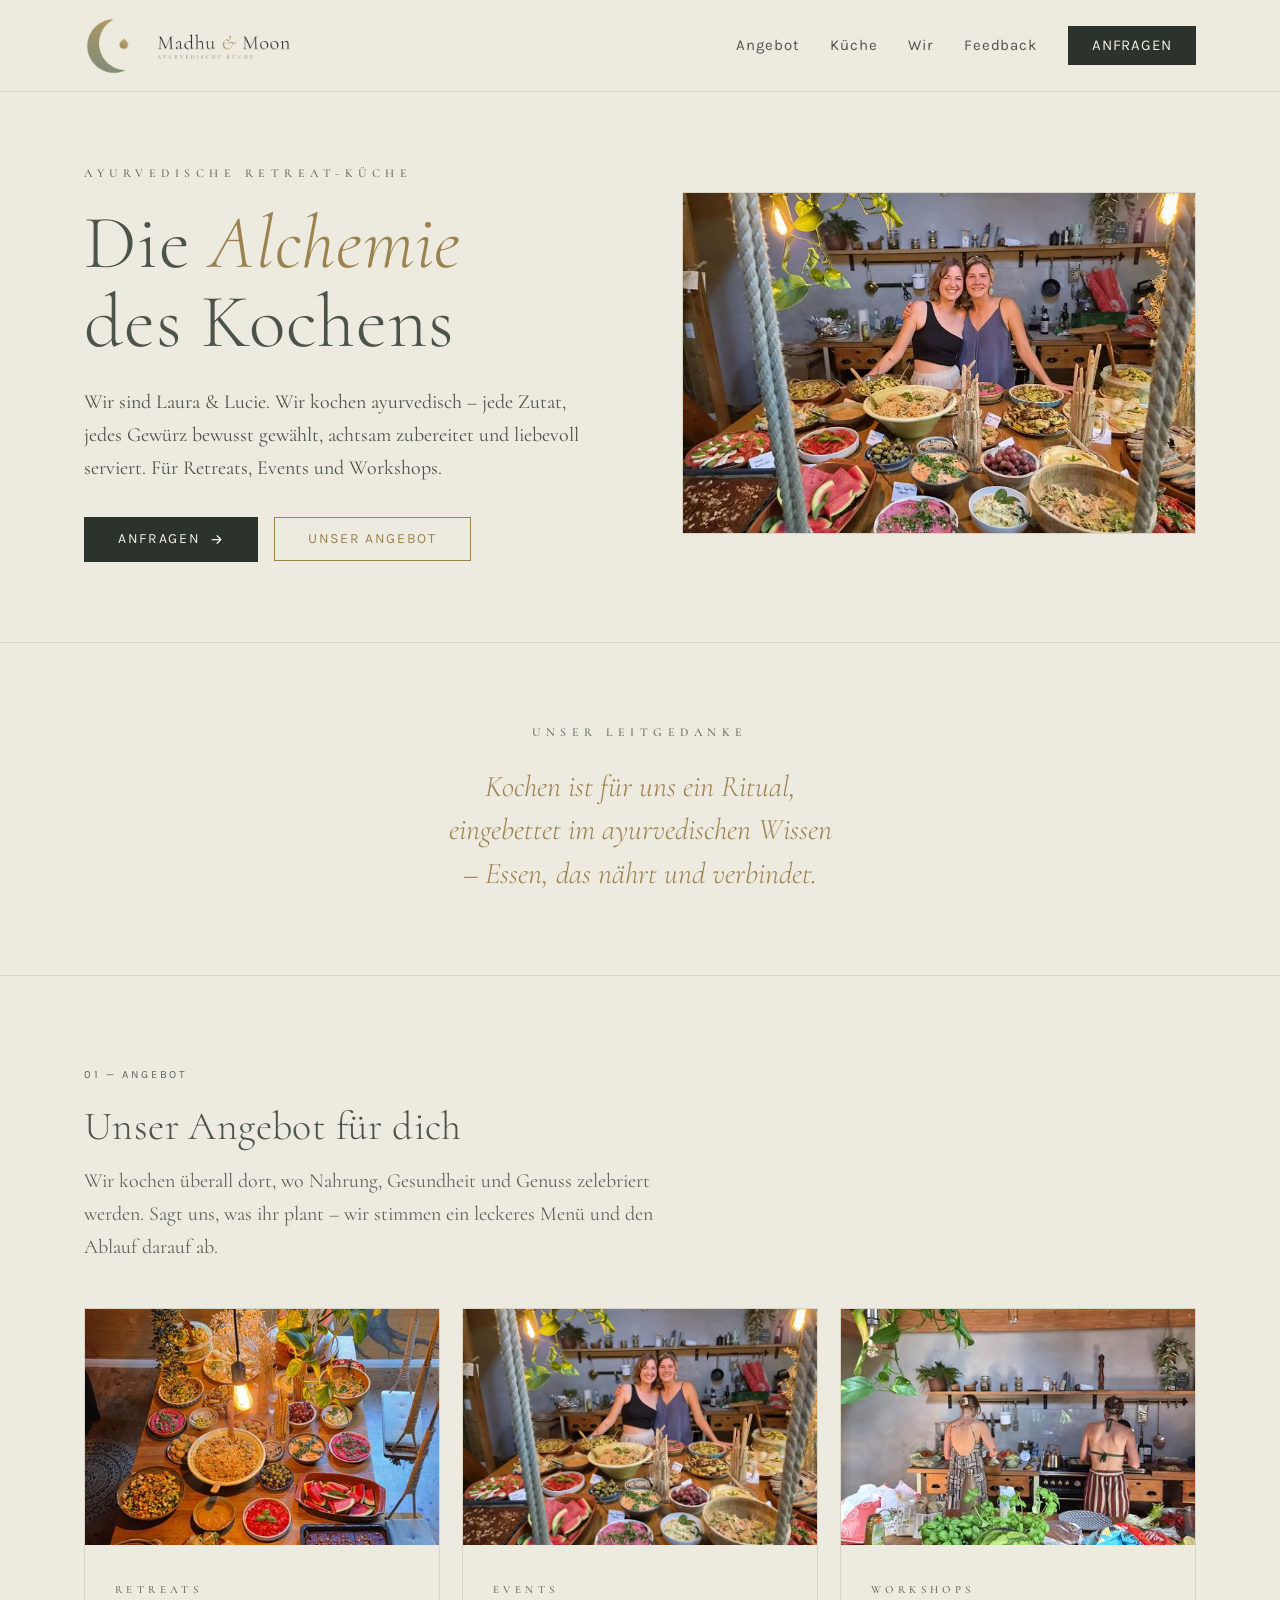
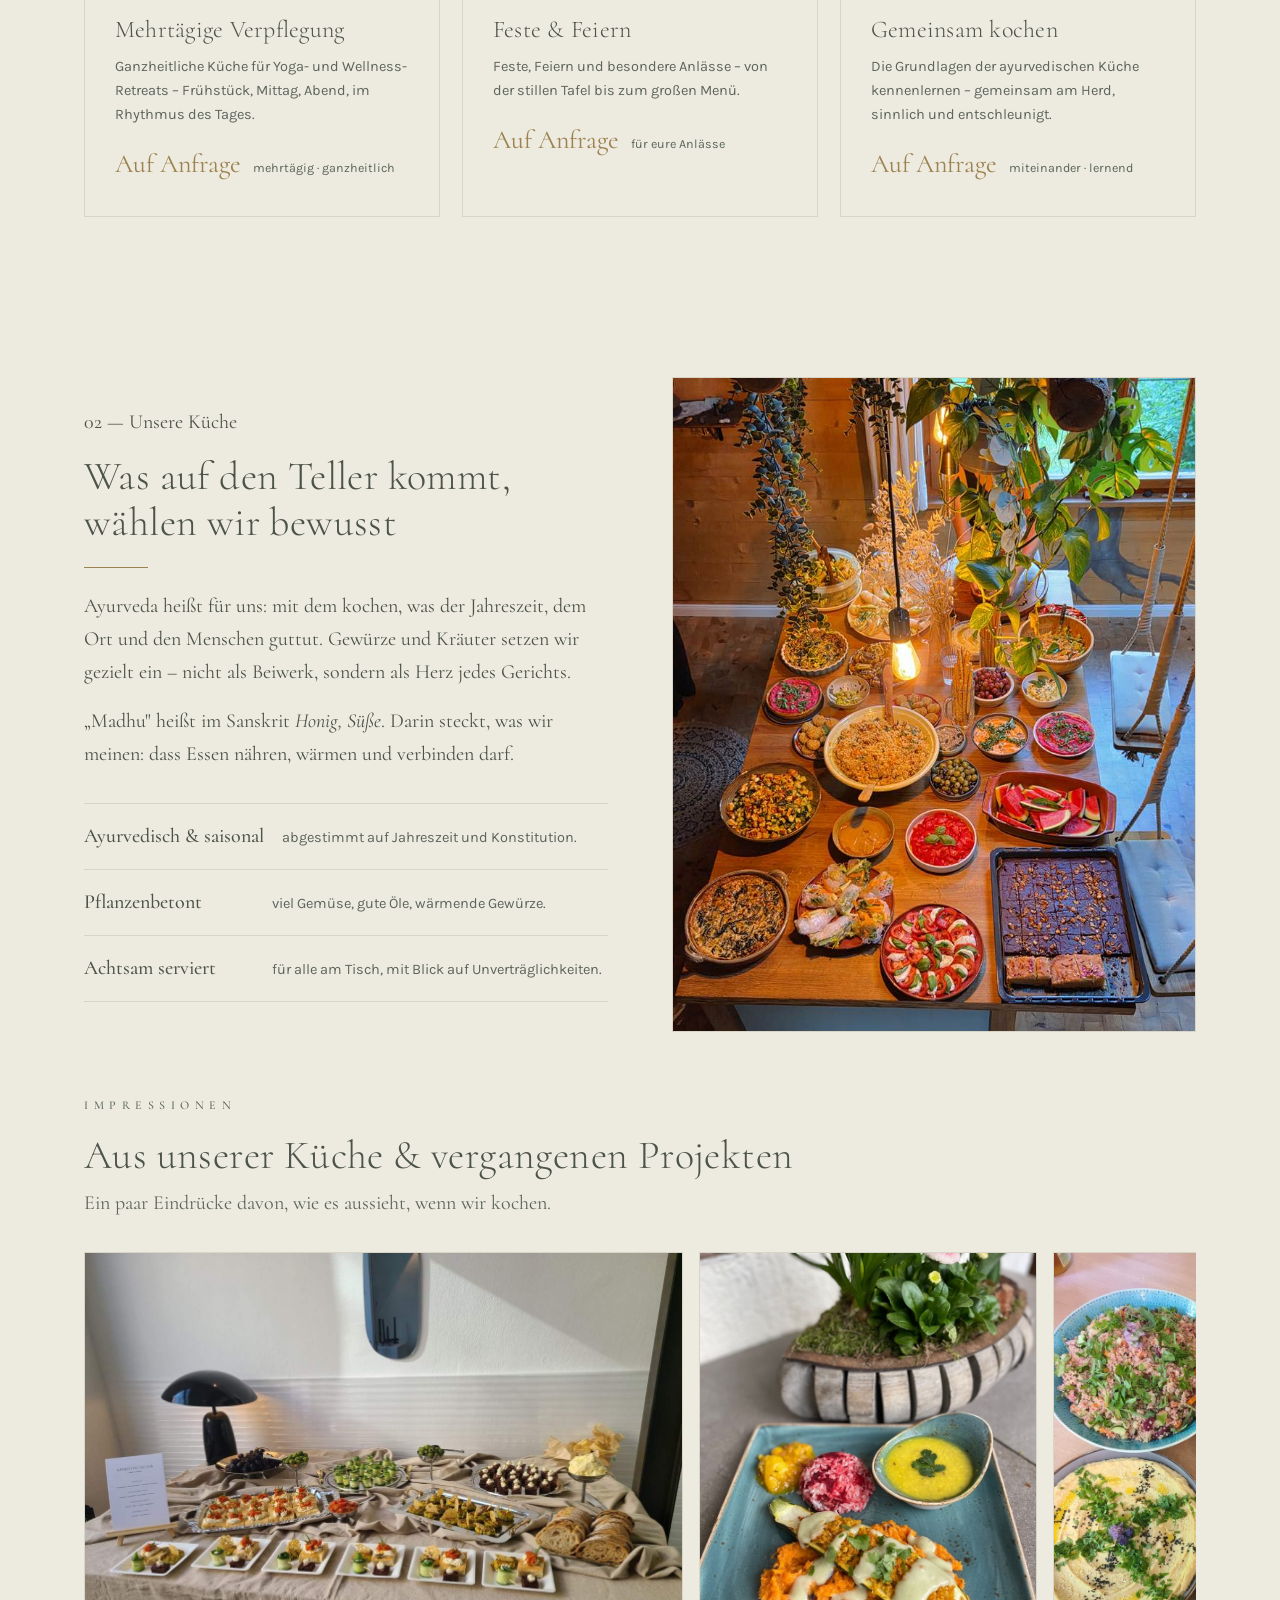
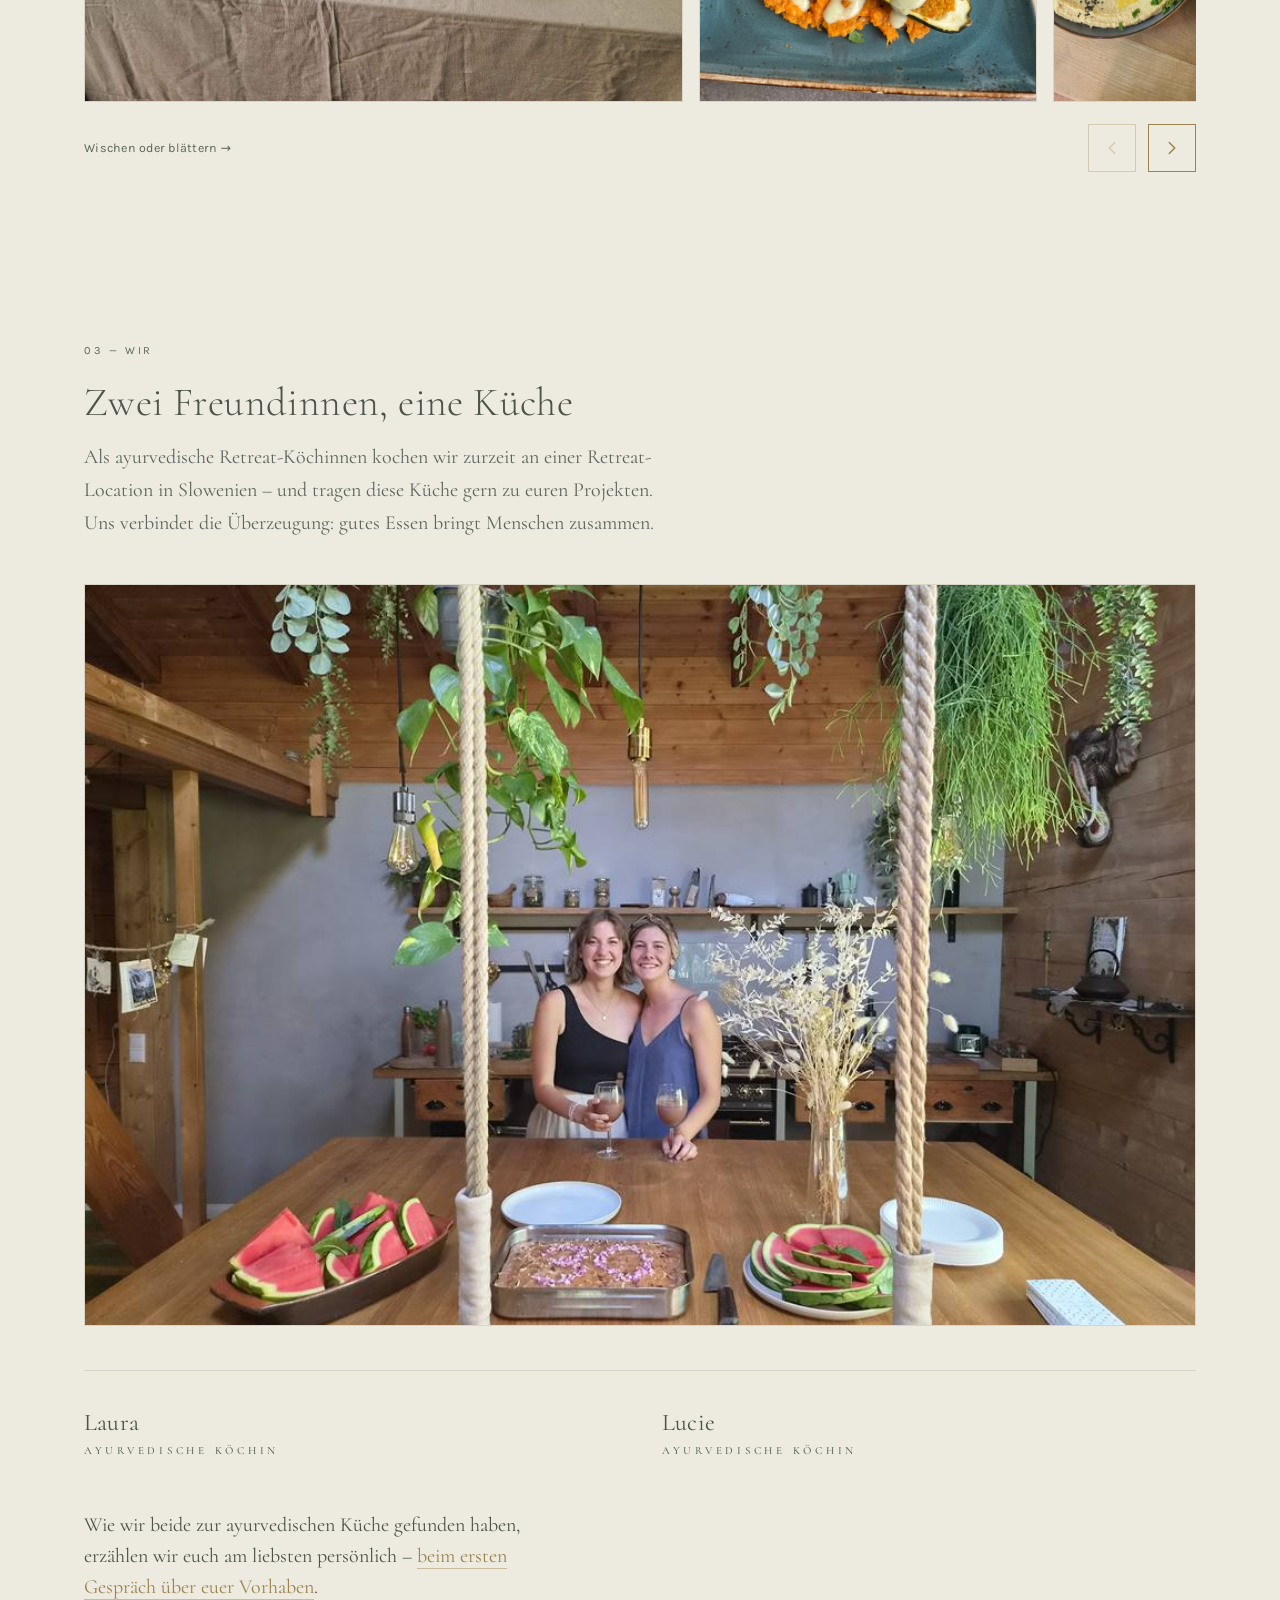
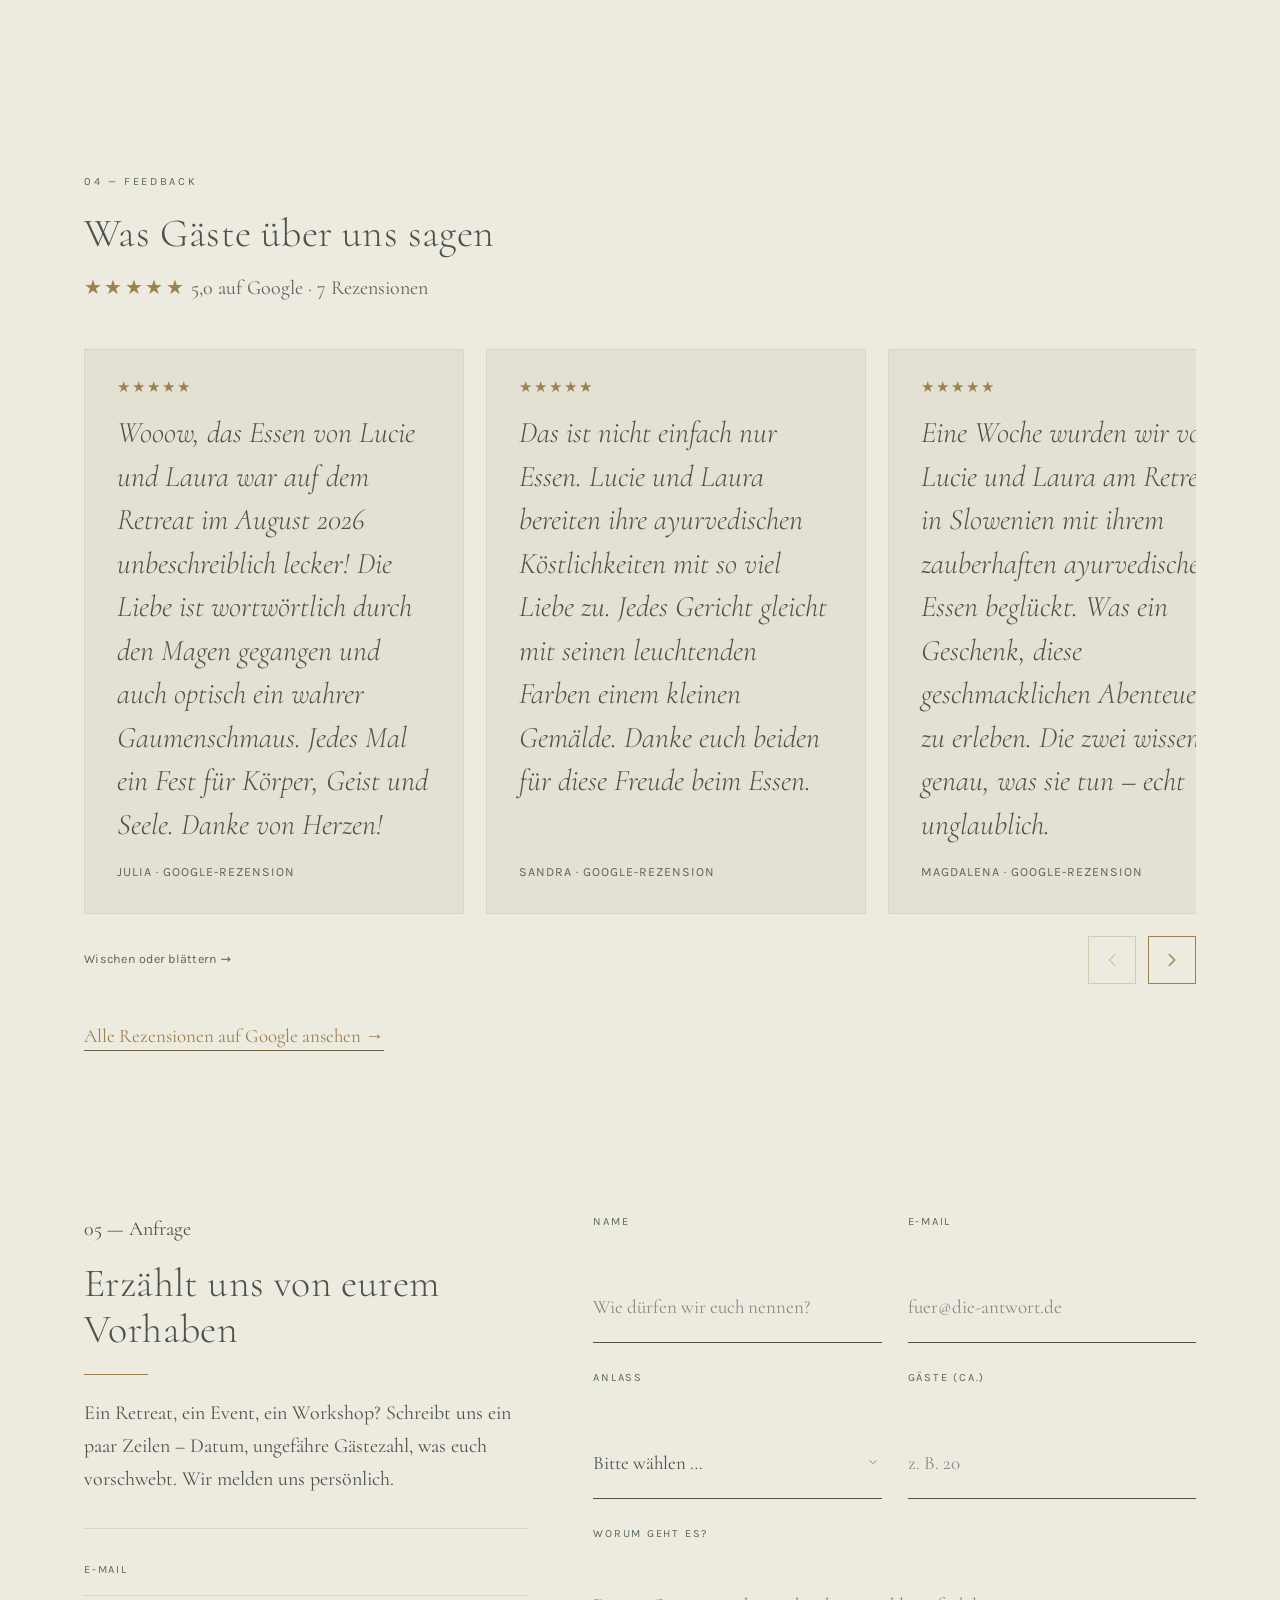
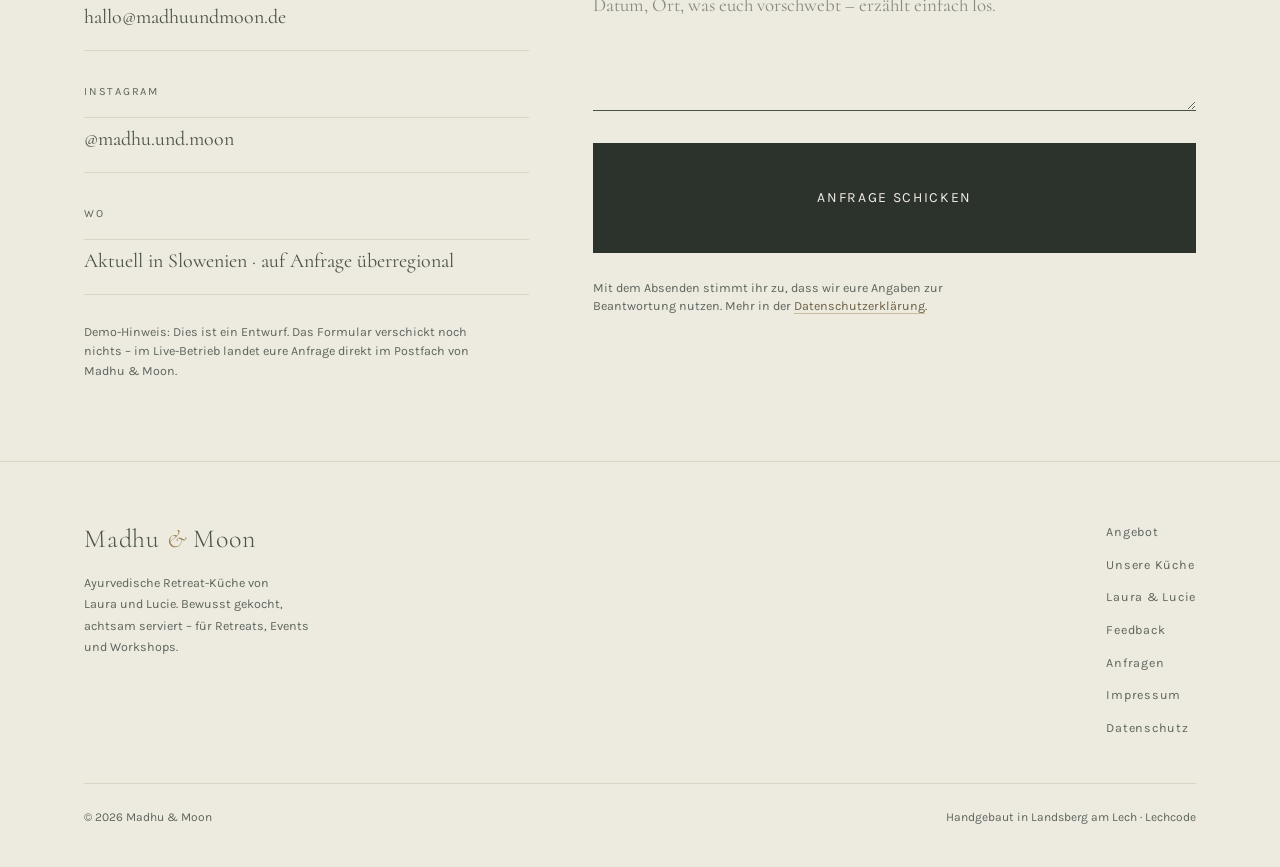
<file: index.html>
<!DOCTYPE html>
<!--
  ╔══════════════════════════════════════════════════════════════════════╗
  ║  MADHU & MOON · Ayurvedische Retreat-Küche · Laura & Lucie             ║
  ║  Design-System „Moos & Messing" (verbindlicher Handoff, Aug 2026),     ║
  ║  umgesetzt als HELLE Creme-Variante (html[data-theme=creme], Wunsch    ║
  ║  31.08.: „hell mit dunkleren Akzenten"): Creme-Fläche, Moos-Text,      ║
  ║  dunkler Moos-CTA, Messing nur als Detail. Cormorant + Karla. Keine    ║
  ║  Radien, keine Schatten; Tiefe über erhabene Flächen + 1-px-Linien.    ║
  ║  Single-File, kein Build. Slider/Karussell transform-basiert.          ║
  ╠══════════════════════════════════════════════════════════════════════╣
  ║  ⚠ DEMO — noindex aktiv. Eigene Fotos (freigegeben). Offen: Kurz-Bios  ║
  ║    + echte E-Mail (s. _projekt/OFFENE-FRAGEN.md). Rechtsseiten =       ║
  ║    Platzhalter. HWG-neutral.                                           ║
  ╚══════════════════════════════════════════════════════════════════════╝
-->
<html lang="de" data-theme="creme">
<head>
  <meta charset="UTF-8" />
  <meta name="viewport" content="width=device-width, initial-scale=1.0" />
  <script>document.documentElement.classList.add('js');if(location.search.indexOf('foto')>-1)document.documentElement.classList.add('foto');</script>
  <!-- ENTFERNEN sobald Impressum+Datenschutz live & freigegeben (auf ALLEN Seiten gleichzeitig) -->
  <meta name="robots" content="noindex, nofollow" />
  <title>Ayurvedische Retreat-Küche | Madhu &amp; Moon</title>
  <meta name="description" content="Madhu & Moon – ayurvedische Retreat-Küche von Laura und Lucie. Achtsam gekochte Menüs für Retreats, Events und Workshops. Jetzt unverbindlich anfragen." />
  <meta property="og:title" content="Madhu &amp; Moon – Ayurvedische Retreat-Küche" />
  <meta property="og:description" content="Die Alchemie des Kochens: bewusst gewählte Zutaten, achtsam serviert. Für Retreats, Events und Workshops." />
  <meta property="og:type" content="website" />
  <meta property="og:locale" content="de_DE" />
  <meta property="og:url" content="https://lechcode.github.io/madhu-und-moon-vorschau/" />
  <meta property="og:image" content="https://lechcode.github.io/madhu-und-moon-vorschau/assets/og.jpg" />
  <meta property="og:image:width" content="1200" />
  <meta property="og:image:height" content="630" />
  <meta name="theme-color" content="#EDEAE0" />
  <link rel="icon" href="assets/favicon-64.png" />
  <link rel="apple-touch-icon" href="assets/monogramm-180.png" />
  <link rel="stylesheet" href="assets/fonts.css">
  <link rel="preload" as="font" type="font/woff2" href="assets/fonts/cormorant-300.woff2" crossorigin>
  <link rel="preload" as="font" type="font/woff2" href="assets/fonts/cormorant-400.woff2" crossorigin>
  <link rel="preload" as="image" href="assets/hero-duo-800.jpg" imagesrcset="assets/hero-duo-800.jpg 800w, assets/hero-duo-1300.jpg 1300w" imagesizes="(max-width:900px) 92vw, 560px" fetchpriority="high">

  <script type="application/ld+json">
  {
    "@context": "https://schema.org",
    "@type": "FoodEstablishment",
    "additionalType": "https://schema.org/CateringBusiness",
    "name": "Madhu & Moon",
    "description": "Ayurvedische Retreat-Küche von Laura und Lucie – achtsam gekochte Menüs für Retreats, Events und Workshops.",
    "url": "https://lechcode.github.io/madhu-und-moon-vorschau/",
    "image": "https://lechcode.github.io/madhu-und-moon-vorschau/assets/og.jpg",
    "servesCuisine": ["Ayurvedisch", "Saisonal", "Pflanzenbetont"],
    "sameAs": ["https://www.instagram.com/madhu.und.moon/"]
  }
  </script>

  <style>
  /* ================================================================
     1 · TOKENS — „Moos & Messing" (Handoff, verbindlich)
     ================================================================ */
  :root{
    --tiefmoos:#1E2320; --erhoben:#2A302A; --creme:#EDEAE0;
    --messing:#C0A87A; --messing-dunkel:#9C824E; --messing-hell:#E6D5AC; --salbei:#7E8C7C;
    --text:#EDEAE0; --text-2:#9AA298; --linie:#333A35;

    --serif:"Cormorant","Cormorant Fallback",Georgia,serif;
    --sans:"Karla","Karla Fallback",system-ui,sans-serif;

    --maxw:1240px; --gutter:22px; --pad-x:clamp(24px,5vw,72px);
    --nav-h:92px;
    --ease:cubic-bezier(.22,.61,.36,1);

    /* Typo-Skala (responsive Annäherung an die Handoff-Werte) */
    --t-h1:clamp(40px, 4.8vw + 20px, 76px);
    --t-h2:clamp(28px, 2vw + 18px, 40px);
    --t-h3:clamp(22px, .5vw + 19px, 24px);
    --t-body:clamp(18px, .5vw + 16px, 20px);
    --t-quote:clamp(22px, 1.4vw + 16px, 30px);
    --label-spacing:.46em;
  }
  /* Creme-Theme (Textseiten): hier nur als Klasse verfügbar, s. Rechtsseiten */
  [data-theme="creme"]{
    --tiefmoos:#EDEAE0; --erhoben:#E4E0D3; --messing:#9C824E;
    --text:#4C5349; --text-2:#5D655C; --linie:#D8D5C7; --salbei:#5A665A;
    /* AA auf Creme (Handoff-Regel: auf Creme dunkler): Sekundärtext #6B7268→#5D655C (5,0:1) und
       Salbei-Labels #7E8C7C→#5A665A (5,0:1, auch auf erhoben ≥4,5). Messing #9C824E bleibt für ≥14px
       (3,05:1, laut Handoff „ab 14px lesbar" — offene Kundenfrage). Für Kleintext/Hover/Meldung: */
    --messing-text:#6B5F42; --messing-hover:#5E4B28;
  }

  /* ================================================================
     2 · RESET & BASIS
     ================================================================ */
  *,*::before,*::after{box-sizing:border-box;margin:0;padding:0}
  html{-webkit-text-size-adjust:100%;scroll-behavior:smooth}
  @media (prefers-reduced-motion:reduce){html{scroll-behavior:auto}}
  body{font-family:var(--serif);font-weight:400;font-size:var(--t-body);line-height:1.65;
    color:var(--text);background:var(--tiefmoos);
    -webkit-font-smoothing:antialiased;text-rendering:optimizeLegibility;overflow-x:clip}
  h1,h2,h3,h4{font-family:var(--serif);color:var(--text);font-weight:300;letter-spacing:.01em}
  img{max-width:100%;display:block}
  a{color:var(--messing);text-decoration:none;border-bottom:1px solid color-mix(in oklab,var(--messing) 45%,transparent);
    transition:color 160ms ease,border-color 160ms ease}
  a:hover{color:var(--messing-hell);border-bottom-color:var(--messing-hell)}
  ::selection{background:var(--messing);color:var(--tiefmoos)}
  :focus-visible{outline:2px solid var(--messing);outline-offset:3px}

  .wrap{width:100%;max-width:var(--maxw);margin-inline:auto;padding-inline:var(--pad-x)}
  section{padding-block:clamp(56px,8vw,80px)}
  .measure{max-width:58ch}

  /* Typo-Rollen */
  .display,h1{font-size:var(--t-h1);line-height:1.04;letter-spacing:.01em}
  h2{font-size:var(--t-h2);line-height:1.15}
  h3{font-size:var(--t-h3);line-height:1.3;font-weight:500}
  p{max-width:58ch;text-wrap:pretty}
  em{font-style:italic}
  .amp{font-style:italic;color:var(--messing)}
  .label{font-family:var(--serif);font-weight:500;font-size:12px;letter-spacing:var(--label-spacing);
    text-transform:uppercase;color:var(--salbei);display:block}
  .lead{font-size:var(--t-body);color:var(--text);max-width:52ch}
  .quote{font-family:var(--serif);font-weight:300;font-style:italic;font-size:var(--t-quote);
    line-height:1.45;color:var(--messing);max-width:44ch}

  /* Sektionskopf */
  .sec-head{max-width:60ch}
  .sec-head .num{font-family:var(--sans);font-weight:400;font-size:11px;letter-spacing:.24em;text-transform:uppercase;color:var(--salbei)}
  .sec-head h2{margin-top:14px}
  .sec-head p{margin-top:16px;color:var(--text-2)}
  .rule{width:64px;height:1px;background:var(--messing);border:0;margin:22px 0}

  /* ================================================================
     3 · BUTTONS & LINKS (Handoff-Komponenten)
     ================================================================ */
  .btn{display:inline-flex;align-items:center;gap:.6em;font-family:var(--sans);font-weight:400;
    font-size:14px;letter-spacing:.12em;text-transform:uppercase;padding:15px 34px;border:0;
    background:var(--messing);color:#1E2320;cursor:pointer;border-radius:0;line-height:1;
    transition:background-color 160ms ease,color 160ms ease}
  .btn:hover{background:var(--messing-hell);color:#1E2320}
  .btn-ghost{background:transparent;color:var(--messing);border:1px solid var(--messing);padding:14px 33px}
  .btn-ghost:hover{background:var(--messing);color:#1E2320}
  .btn svg{width:15px;height:15px}
  .cta-row{display:flex;flex-wrap:wrap;gap:16px;align-items:center;margin-top:32px}
  .tlink{font-family:var(--serif);font-size:19px;color:var(--messing);border-bottom:1px solid #6B5F42;padding-bottom:3px}
  /* Helle (Creme) Variante: dunkler CTA + Messing-Details, „hell mit dunkleren Akzenten" */
  [data-theme="creme"] .btn{background:#2C332C;color:#F2EFE6}
  [data-theme="creme"] .btn:hover{background:#1E2320;color:#F2EFE6}
  [data-theme="creme"] .nav-links .btn:hover{color:#F2EFE6}
  [data-theme="creme"] .btn-ghost{background:transparent;color:var(--messing);border-color:var(--messing)}
  [data-theme="creme"] .btn-ghost:hover{background:#2C332C;color:#F2EFE6;border-color:#2C332C}
  [data-theme="creme"] ::selection{background:var(--messing);color:#F2EFE6}
  [data-theme="creme"] form .btn{color:#F2EFE6}
  /* Hover war Messing-hell (1,2:1 auf Creme = unsichtbar) → dunkler; Formular-Meldung war ebenfalls Messing-hell */
  [data-theme="creme"] a:hover{color:var(--messing-hover);border-bottom-color:var(--messing-hover)}
  [data-theme="creme"] .privacy-line a{color:var(--messing-text)}
  [data-theme="creme"] .form-msg{color:var(--text);border-color:var(--messing)}

  /* ================================================================
     4 · NAV
     ================================================================ */
  .nav{position:fixed;inset:0 0 auto 0;height:var(--nav-h);z-index:100;background:var(--tiefmoos);
    border-bottom:1px solid var(--linie);transition:box-shadow .3s var(--ease)}
  .nav .wrap{height:100%;display:flex;align-items:center;justify-content:space-between;gap:22px}
  .brand{display:flex;align-items:center;line-height:0;border:0}
  .brand img{height:60px;width:auto;display:block}
  .nav-links{display:flex;align-items:center;gap:clamp(20px,2.4vw,36px)}
  .nav-links a{font-family:var(--sans);font-weight:400;font-size:15px;letter-spacing:.06em;color:var(--text);border:0}
  .nav-links a:hover{color:var(--messing)}
  .nav-links .btn{padding:12px 24px}
  .nav-links .btn:hover{color:#1E2320}
  .burger{display:none;background:none;border:0;cursor:pointer;width:46px;height:46px;color:var(--text);align-items:center;justify-content:center}
  .burger svg{width:26px;height:26px}
  @media (max-width:860px){
    :root{--nav-h:74px}
    .nav-links{display:none}
    .burger{display:flex}
    .brand img{height:46px}
  }
  .m-menu{position:fixed;inset:0;z-index:99;background:var(--tiefmoos);display:flex;flex-direction:column;
    justify-content:center;gap:6px;padding:var(--pad-x);opacity:0;visibility:hidden;transition:opacity .3s var(--ease),visibility .3s}
  .m-menu.open{opacity:1;visibility:visible}
  .m-menu a{font-family:var(--serif);font-weight:300;font-size:34px;color:var(--text);padding:.2em 0;border-bottom:1px solid var(--linie)}
  .m-menu a .amp{color:var(--messing)}
  .m-menu .btn{margin-top:24px;justify-content:center;align-self:flex-start;font-family:var(--sans);font-weight:400;font-size:14px;letter-spacing:.12em;padding:15px 34px;border:0}
  .m-close{position:absolute;top:18px;right:var(--pad-x);background:none;border:0;cursor:pointer;color:var(--text);width:46px;height:46px}
  .m-close svg{width:28px;height:28px}

  /* ================================================================
     5 · HERO — Split (Text links, Foto rechts)
     ================================================================ */
  .hero{padding-top:calc(var(--nav-h) + clamp(40px,6vw,72px));padding-bottom:clamp(56px,8vw,80px)}
  .hero-grid{display:grid;grid-template-columns:1.02fr .98fr;gap:clamp(32px,5vw,64px);align-items:center}
  .hero h1{margin-top:20px;max-width:12ch}
  .hero h1 em{color:var(--messing)}
  .hero .lead{margin-top:24px}
  .hero-figure{border:1px solid var(--linie);background:var(--erhoben);aspect-ratio:3/2;overflow:hidden}
  .hero-figure img{width:100%;height:100%;object-fit:cover;display:block}
  @media (max-width:860px){
    .hero-grid{grid-template-columns:1fr;gap:32px}
    .hero-figure{order:2}
  }

  /* ================================================================
     6 · LEITGEDANKE (Zitat-Band)
     ================================================================ */
  .ethos{text-align:center;border-block:1px solid var(--linie)}
  .ethos .label{margin-bottom:22px}
  .ethos .quote{margin-inline:auto;max-width:30ch}

  /* ================================================================
     7 · ANGEBOT (Karten)
     ================================================================ */
  .cards{display:flex;flex-wrap:wrap;gap:22px;margin-top:44px}
  .card{flex:1 1 320px;border:1px solid var(--linie);display:flex;flex-direction:column;background:var(--tiefmoos)}
  .card-img{aspect-ratio:3/2;background:var(--erhoben);overflow:hidden}
  .card-img img{width:100%;height:100%;object-fit:cover}
  .card-body{padding:26px 30px 30px}
  .card .cat{font-family:var(--serif);font-weight:500;font-size:11px;letter-spacing:.4em;text-transform:uppercase;color:var(--salbei)}
  .card h3{font-weight:300;font-size:clamp(26px,2vw+16px,30px);line-height:1.2;color:var(--text);margin:12px 0 10px}
  .card p{font-family:var(--sans);font-size:14.5px;line-height:1.65;color:var(--text-2);margin-bottom:16px}
  .card .price{display:flex;align-items:baseline;gap:12px;margin-top:auto}
  .card .price .p{font-family:var(--serif);font-size:26px;color:var(--messing)}
  .card .price .z{font-family:var(--sans);font-size:12.5px;color:var(--salbei)}

  /* ================================================================
     8 · SPLIT (Küche) + Prinzipien
     ================================================================ */
  .split{display:grid;grid-template-columns:1fr 1fr;gap:clamp(32px,5vw,64px);align-items:center}
  .split .rule{margin:22px 0}
  .split p+p{margin-top:16px}
  .principles{list-style:none;margin-top:32px;border-top:1px solid var(--linie)}
  .principles li{padding:16px 0;border-bottom:1px solid var(--linie);display:flex;gap:18px;align-items:baseline}
  .principles .k{color:var(--text);font-weight:500;white-space:nowrap;min-width:8.5em}
  .principles .v{color:var(--text-2);font-family:var(--sans);font-size:14.5px;line-height:1.6}
  .media{border:1px solid var(--linie);background:var(--erhoben);aspect-ratio:4/5;overflow:hidden}
  .media img{width:100%;height:100%;object-fit:cover}
  @media (max-width:860px){.split{grid-template-columns:1fr}.split .media{order:-1}}

  /* ================================================================
     9 · IMPRESSIONEN-SLIDER
     ================================================================ */
  .impressions{margin-top:64px}
  .impressions .label{margin-bottom:14px}
  .impressions h3{font-weight:300;font-size:var(--t-h2);margin-bottom:6px}
  .impressions .cap{color:var(--text-2)}
  .slider{position:relative;overflow:hidden;margin-top:32px}
  .slider-track{display:flex;gap:16px;transition:transform .45s var(--ease);will-change:transform}
  .slide{flex:0 0 auto;height:clamp(300px,50vh,480px);border:1px solid var(--linie);background:var(--erhoben);overflow:hidden}
  .slide img{height:100%;width:auto;max-width:none;display:block;object-fit:cover}
  @media (prefers-reduced-motion:reduce){.slider-track{transition:none}}

  /* eckige Nav-Buttons (kein Radius) für Slider & Karussell */
  .snav{display:flex;gap:12px;align-items:center;margin-top:22px}
  .shint{margin-right:auto;font-family:var(--sans);font-size:12.5px;letter-spacing:.02em;color:var(--text-2)}
  .sbtn{width:48px;height:48px;border:1px solid var(--messing);background:transparent;color:var(--messing);
    cursor:pointer;display:flex;align-items:center;justify-content:center;border-radius:0;
    transition:background-color 160ms ease,color 160ms ease,opacity 160ms ease}
  .sbtn:hover{background:var(--messing);color:#1E2320}
  .sbtn:disabled{opacity:.3;cursor:default}
  .sbtn svg{width:22px;height:22px}

  /* ================================================================
     10 · ÜBER UNS
     ================================================================ */
  .about-photo{border:1px solid var(--linie);background:var(--erhoben);aspect-ratio:3/2;overflow:hidden;margin-top:44px}
  .about-photo img{width:100%;height:100%;object-fit:cover}
  .bios{display:grid;grid-template-columns:1fr 1fr;gap:44px;margin-top:44px;border-top:1px solid var(--linie);padding-top:36px}
  .bios h3{font-weight:400;margin-bottom:4px}
  .bios .role{font-family:var(--serif);font-weight:500;font-size:11px;letter-spacing:.34em;text-transform:uppercase;color:var(--salbei);display:block;margin-bottom:14px}
  .bios p{font-family:var(--sans);font-size:14.5px;line-height:1.65;color:var(--text-2)}
  .bios .bios-note{grid-column:1/-1;font-family:var(--serif);font-size:var(--t-body);line-height:1.55;color:var(--text);max-width:48ch;margin-top:-8px}
  @media (max-width:680px){.bios{grid-template-columns:1fr;gap:28px}}

  /* ================================================================
     11 · FEEDBACK (Karussell)
     ================================================================ */
  .rating{margin-top:16px;font-size:var(--t-body);color:var(--text)}
  .rating .st{color:var(--messing);letter-spacing:.12em}
  .q-slider{position:relative;overflow:hidden;margin-top:44px}
  .q-track{display:flex;gap:22px;transition:transform .45s var(--ease);will-change:transform;align-items:stretch}
  .qcard{flex:0 0 auto;width:min(380px,82vw);border:1px solid var(--linie);background:var(--erhoben);
    padding:30px 32px;display:flex;flex-direction:column;gap:16px}
  .qcard .stars{color:var(--messing);letter-spacing:.14em;font-size:15px;line-height:1}
  .qcard p{font-family:var(--serif);font-weight:300;font-style:italic;font-size:var(--t-quote);line-height:1.45;color:var(--text)}
  .qcard .who{margin-top:auto;font-family:var(--sans);font-size:12.5px;letter-spacing:.08em;text-transform:uppercase;color:var(--text-2)}
  .grev{margin-top:36px}

  /* ================================================================
     12 · KONTAKT (Formular)
     ================================================================ */
  .contact-grid{display:grid;grid-template-columns:.85fr 1.15fr;gap:clamp(32px,5vw,64px)}
  .contact .info{margin-top:32px;border-top:1px solid var(--linie)}
  .contact .info a,.contact .info span{display:block;padding:16px 0;border-bottom:1px solid var(--linie);color:var(--text);border-left:0;border-right:0;border-top:0}
  .contact .info a:hover{color:var(--messing)}
  .contact .info .l{font-family:var(--sans);font-size:11px;letter-spacing:.16em;text-transform:uppercase;color:var(--salbei);display:block;margin-bottom:5px}
  .demo-note{margin-top:28px;font-family:var(--sans);font-size:12.5px;line-height:1.55;color:var(--text-2)}
  form{display:grid;gap:26px}
  .field{display:grid;gap:7px}
  .field label{font-family:var(--sans);font-weight:400;font-size:11px;letter-spacing:.16em;text-transform:uppercase;color:var(--salbei)}
  input,select,textarea{font-family:var(--serif);font-size:19px;color:var(--text);background:transparent;
    border:0;border-bottom:1px solid #4A5148;padding:8px 0;width:100%;transition:border-color 160ms ease}
  input::placeholder,textarea::placeholder{color:var(--text-2);opacity:.7}
  input:focus,select:focus,textarea:focus{outline:none;border-bottom-color:var(--messing)}
  textarea{resize:vertical;min-height:96px;line-height:1.5}
  select{appearance:none;background-image:url("data:image/svg+xml,%3Csvg xmlns='http://www.w3.org/2000/svg' width='14' height='14' viewBox='0 0 24 24' fill='none' stroke='%239C824E' stroke-width='1.6'%3E%3Cpath d='M6 9l6 6 6-6'/%3E%3C/svg%3E");background-repeat:no-repeat;background-position:right 2px center}
  .row2{display:grid;grid-template-columns:1fr 1fr;gap:26px}
  .hp{position:absolute;left:-9999px}
  form .btn{justify-content:center;margin-top:6px}
  .form-msg{font-family:var(--sans);font-size:14px;padding:14px 16px;border:1px solid var(--messing);color:var(--messing-hell);display:none}
  .form-msg.show{display:block}
  .privacy-line{font-family:var(--sans);font-size:12.5px;line-height:1.5;color:var(--text-2)}
  @media (max-width:860px){.contact-grid{grid-template-columns:1fr}}
  @media (max-width:520px){.row2{grid-template-columns:1fr}}

  /* ================================================================
     13 · FOOTER
     ================================================================ */
  .footer{border-top:1px solid var(--linie);padding-block:56px 40px}
  .footer-top{display:flex;flex-wrap:wrap;justify-content:space-between;gap:40px;align-items:flex-start}
  .footer .brand-t{font-family:var(--serif);font-weight:300;font-size:26px;letter-spacing:.03em;color:var(--text)}
  .footer .brand-t .amp{color:var(--messing)}
  .footer p{font-family:var(--sans);font-size:12.5px;line-height:1.7;color:var(--text-2);max-width:34ch;margin-top:12px}
  .footer nav{display:grid;gap:4px}
  .footer nav a{font-family:var(--sans);font-size:12.5px;letter-spacing:.06em;color:var(--text-2);border:0;padding:4px 0}
  @media (max-width:860px){.footer nav{gap:0}.footer nav a{min-height:44px;display:flex;align-items:center}}
  .footer nav a:hover{color:var(--messing)}
  .footer-bottom{border-top:1px solid var(--linie);margin-top:40px;padding-top:24px;
    display:flex;flex-wrap:wrap;justify-content:space-between;gap:16px;font-family:var(--sans);font-size:12px;color:var(--text-2)}

  /* ================================================================
     14 · MOTION — Fade-in + 12px, einmalig, reduced-motion-safe
     ================================================================ */
  .js .reveal{opacity:0;transform:translateY(12px);transition:opacity 500ms ease-out,transform 500ms ease-out}
  .js .reveal.in{opacity:1;transform:none}
  .foto .reveal{opacity:1!important;transform:none!important}
  @media (prefers-reduced-motion:reduce){.js .reveal{opacity:1!important;transform:none!important;transition:none!important}}

  @media (max-width:520px){:root{--label-spacing:.32em}}

  @media print{
    .nav,.burger,.m-menu,.cta-row,form,.demo-note,.slider,.q-slider,.snav,.grev{display:none!important}
    *{background:#fff!important;color:#000!important}
    section{padding-block:16pt;break-inside:avoid}
  }
  </style>
</head>
<body>
  <a class="tlink" href="#main" style="position:absolute;left:16px;top:-60px;z-index:200;transition:top .2s" onfocus="this.style.top='14px'" onblur="this.style.top='-60px'">Zum Inhalt springen</a>

  <!-- ============================ NAV ============================ -->
  <header class="nav" id="nav">
    <div class="wrap">
      <a class="brand" href="#top" aria-label="Madhu &amp; Moon – Startseite"><img src="assets/nav-logo.png" width="1000" height="287" alt="Madhu &amp; Moon – Ayurvedische Küche"></a>
      <nav class="nav-links" aria-label="Hauptnavigation">
        <a href="#angebot">Angebot</a>
        <a href="#kueche">Küche</a>
        <a href="#ueber">Wir</a>
        <a href="#feedback">Feedback</a>
        <a href="#kontakt" class="btn">Anfragen</a>
      </nav>
      <button class="burger" id="burger" aria-label="Menü öffnen" aria-expanded="false" aria-controls="m-menu">
        <svg viewBox="0 0 24 24" fill="none" stroke="currentColor" stroke-width="1.5" stroke-linecap="round"><path d="M3 6h18M3 12h18M3 18h18"/></svg>
      </button>
    </div>
  </header>
  <div class="m-menu" id="m-menu" role="dialog" aria-modal="true" aria-label="Menü">
    <button class="m-close" id="m-close" aria-label="Menü schließen"><svg viewBox="0 0 24 24" fill="none" stroke="currentColor" stroke-width="1.5" stroke-linecap="round"><path d="M6 6l12 12M18 6L6 18"/></svg></button>
    <a href="#angebot">Angebot</a>
    <a href="#kueche">Unsere Küche</a>
    <a href="#ueber">Laura <span class="amp">&amp;</span> Lucie</a>
    <a href="#feedback">Feedback</a>
    <a href="#kontakt" class="btn">Anfragen</a>
  </div>

  <main id="main">
    <span id="top"></span>

    <!-- ============================ HERO ============================ -->
    <section class="hero">
      <div class="wrap">
        <div class="hero-grid">
          <div class="hero-copy reveal">
            <span class="label">Ayurvedische Retreat-Küche</span>
            <h1>Die <em>Alchemie</em> des Kochens</h1>
            <p class="lead">Wir sind Laura &amp; Lucie. Wir kochen ayurvedisch – jede Zutat, jedes Gewürz bewusst gewählt, achtsam zubereitet und liebevoll serviert. Für Retreats, Events und Workshops.</p>
            <div class="cta-row">
              <a href="#kontakt" class="btn">Anfragen
                <svg viewBox="0 0 24 24" fill="none" stroke="currentColor" stroke-width="2" stroke-linecap="round" stroke-linejoin="round"><path d="M5 12h14M13 6l6 6-6 6"/></svg>
              </a>
              <a href="#angebot" class="btn btn-ghost">Unser Angebot</a>
            </div>
          </div>
          <figure class="hero-figure reveal">
            <img src="assets/hero-duo-800.jpg" srcset="assets/hero-duo-800.jpg 800w, assets/hero-duo-1300.jpg 1300w"
                 sizes="(max-width:860px) 92vw, 560px" width="1300" height="867" fetchpriority="high" decoding="async"
                 alt="Laura und Lucie vor einer üppig gedeckten Tafel mit vielen ayurvedischen Gerichten">
          </figure>
        </div>
      </div>
    </section>

    <!-- ============================ LEITGEDANKE ============================ -->
    <section class="ethos">
      <div class="wrap">
        <span class="label">Unser Leitgedanke</span>
        <p class="quote">Kochen ist für uns ein Ritual, eingebettet im ayurvedischen Wissen – Essen, das nährt und verbindet.</p>
      </div>
    </section>

    <!-- ============================ ANGEBOT ============================ -->
    <section id="angebot">
      <div class="wrap">
        <div class="sec-head reveal">
          <span class="num">01 — Angebot</span>
          <h2>Unser Angebot für dich</h2>
          <p>Wir kochen überall dort, wo Nahrung, Gesundheit und Genuss zelebriert werden. Sagt uns, was ihr plant – wir stimmen ein leckeres Menü und den Ablauf darauf ab.</p>
        </div>
        <div class="cards reveal">
          <article class="card">
            <div class="card-img"><img src="assets/g-buffet.jpg" width="480" height="640" loading="lazy" decoding="async" alt="Ayurvedisches Buffet mit vielen Schüsseln"></div>
            <div class="card-body">
              <span class="cat">Retreats</span>
              <h3>Mehrtägige Verpflegung</h3>
              <p>Ganzheitliche Küche für Yoga- und Wellness-Retreats – Frühstück, Mittag, Abend, im Rhythmus des Tages.</p>
              <div class="price"><span class="p">Auf Anfrage</span><span class="z">mehrtägig · ganzheitlich</span></div>
            </div>
          </article>
          <article class="card">
            <div class="card-img"><img src="assets/g-duo-spread.jpg" width="760" height="570" loading="lazy" decoding="async" alt="Üppig gedeckte Tafel voller Speisen"></div>
            <div class="card-body">
              <span class="cat">Events</span>
              <h3>Feste &amp; Feiern</h3>
              <p>Feste, Feiern und besondere Anlässe – von der stillen Tafel bis zum großen Menü.</p>
              <div class="price"><span class="p">Auf Anfrage</span><span class="z">für eure Anlässe</span></div>
            </div>
          </article>
          <article class="card">
            <div class="card-img"><img src="assets/g-kochen.jpg" width="480" height="640" loading="lazy" decoding="async" alt="Die beiden beim Kochen in der offenen Küche"></div>
            <div class="card-body">
              <span class="cat">Workshops</span>
              <h3>Gemeinsam kochen</h3>
              <p>Die Grundlagen der ayurvedischen Küche kennenlernen – gemeinsam am Herd, sinnlich und entschleunigt.</p>
              <div class="price"><span class="p">Auf Anfrage</span><span class="z">miteinander · lernend</span></div>
            </div>
          </article>
        </div>
      </div>
    </section>

    <!-- ============================ KÜCHE ============================ -->
    <section id="kueche">
      <div class="wrap">
        <div class="split">
          <div class="reveal">
            <span class="num">02 — Unsere Küche</span>
            <h2 style="margin-top:14px">Was auf den Teller kommt, wählen wir bewusst</h2>
            <hr class="rule">
            <p>Ayurveda heißt für uns: mit dem kochen, was der Jahreszeit, dem Ort und den Menschen guttut. Gewürze und Kräuter setzen wir gezielt ein – nicht als Beiwerk, sondern als Herz jedes Gerichts.</p>
            <p>„Madhu" heißt im Sanskrit <em>Honig, Süße</em>. Darin steckt, was wir meinen: dass Essen nähren, wärmen und verbinden darf.</p>
            <ul class="principles">
              <li><span class="k">Ayurvedisch &amp; saisonal</span><span class="v">abgestimmt auf Jahreszeit und Konstitution.</span></li>
              <li><span class="k">Pflanzenbetont</span><span class="v">viel Gemüse, gute Öle, wärmende Gewürze.</span></li>
              <li><span class="k">Achtsam serviert</span><span class="v">für alle am Tisch, mit Blick auf Unverträglichkeiten.</span></li>
            </ul>
          </div>
          <figure class="media reveal">
            <img src="assets/kueche-720.jpg" width="720" height="900" loading="lazy" decoding="async" alt="Reich gedeckte Tafel mit vielen Schüsseln, von oben">
          </figure>
        </div>

        <div class="impressions reveal">
          <span class="label">Impressionen</span>
          <h3>Aus unserer Küche &amp; vergangenen Projekten</h3>
          <p class="cap">Ein paar Eindrücke davon, wie es aussieht, wenn wir kochen.</p>
          <div class="slider">
            <div class="slider-track" id="slider-track" tabindex="0" role="region" aria-label="Bildergalerie – zum Blättern wischen oder Pfeiltasten nutzen">
              <figure class="slide"><img src="assets/g-aperitivo.jpg" width="1200" height="900" loading="lazy" decoding="async" alt="Aperitivo-Teller mit Focaccia, Antipasti und frischen Broten"></figure>
              <figure class="slide"><img src="assets/g-zucchini-teller.jpg" width="480" height="640" loading="lazy" decoding="async" alt="Gefüllte Zucchini auf Süßkartoffelpüree mit Rote-Bete-Reis"></figure>
              <figure class="slide"><img src="assets/g-mezze.jpg" width="480" height="640" loading="lazy" decoding="async" alt="Ayurvedische Mezze-Auswahl in bunten Schüsseln"></figure>
              <figure class="slide"><img src="assets/g-tafel-namensschilder.jpg" width="800" height="600" loading="lazy" decoding="async" alt="Kleine Tafel mit Rote-Bete-Hummus, Lassi und Brot"></figure>
              <figure class="slide"><img src="assets/g-gewuerze.jpg" width="928" height="1300" loading="lazy" decoding="async" alt="Gewürzdose voller bunter Ayurveda-Gewürze"></figure>
              <figure class="slide"><img src="assets/g-ernte.jpg" width="975" height="1300" loading="lazy" decoding="async" alt="Ernte von frischem Gemüse und Kräutern"></figure>
              <figure class="slide"><img src="assets/g-kuchen-duo.jpg" width="800" height="600" loading="lazy" decoding="async" alt="Zwei selbstgemachte Kuchen mit Kornblumen"></figure>
              <figure class="slide"><img src="assets/g-tafel-hoch.jpg" width="480" height="640" loading="lazy" decoding="async" alt="Reich gedeckte Tafel von oben"></figure>
              <figure class="slide"><img src="assets/g-dampf.jpg" width="480" height="640" loading="lazy" decoding="async" alt="Dampfende Schüssel beim Kochen, Basilikum"></figure>
            </div>
          </div>
          <div class="snav">
            <span class="shint">Wischen oder blättern →</span>
            <button class="sbtn" id="slider-prev" type="button" aria-label="Vorheriges Bild" aria-controls="slider-track"><svg viewBox="0 0 24 24" fill="none" stroke="currentColor" stroke-width="1.6" stroke-linecap="round" stroke-linejoin="round"><path d="M15 18l-6-6 6-6"/></svg></button>
            <button class="sbtn" id="slider-next" type="button" aria-label="Nächstes Bild" aria-controls="slider-track"><svg viewBox="0 0 24 24" fill="none" stroke="currentColor" stroke-width="1.6" stroke-linecap="round" stroke-linejoin="round"><path d="M9 6l6 6-6 6"/></svg></button>
          </div>
        </div>
      </div>
    </section>

    <!-- ============================ ÜBER UNS ============================ -->
    <section id="ueber">
      <div class="wrap">
        <div class="sec-head reveal">
          <span class="num">03 — Wir</span>
          <h2>Zwei Freundinnen, eine Küche</h2>
          <p>Als ayurvedische Retreat-Köchinnen kochen wir zurzeit an einer Retreat-Location in Slowenien – und tragen diese Küche gern zu euren Projekten. Uns verbindet die Überzeugung: gutes Essen bringt Menschen zusammen.</p>
        </div>
        <figure class="about-photo reveal">
          <img src="assets/about-1000.jpg" srcset="assets/about-620.jpg 620w, assets/about-1000.jpg 1000w" sizes="(max-width:900px) 92vw, 1100px" width="1000" height="667" loading="lazy" decoding="async" alt="Laura und Lucie in ihrer Küche mit einem selbstgebackenen Kuchen">
        </figure>
        <!-- OFFEN (bewusst kein Platzhaltertext auf der Seite): persönliche Kurz-Bios von Laura & Lucie fehlen noch —
             je 2–3 Sätze (Weg zur ayurvedischen Küche, was sie daran lieben) → _projekt/OFFENE-FRAGEN.md #B.
             Sobald sie da sind: pro Karte ein <p> unter die Rolle setzen und die .bios-note darunter entfernen. -->
        <div class="bios reveal">
          <div>
            <h3>Laura</h3>
            <span class="role">Ayurvedische Köchin</span>
          </div>
          <div>
            <h3>Lucie</h3>
            <span class="role">Ayurvedische Köchin</span>
          </div>
          <p class="bios-note">Wie wir beide zur ayurvedischen Küche gefunden haben, erzählen wir euch am liebsten persönlich – <a href="#kontakt">beim ersten Gespräch über euer Vorhaben</a>.</p>
        </div>
      </div>
    </section>

    <!-- ============================ FEEDBACK ============================ -->
    <section id="feedback">
      <div class="wrap">
        <div class="sec-head reveal">
          <span class="num">04 — Feedback</span>
          <h2>Was Gäste über uns sagen</h2>
          <p class="rating"><span class="st" aria-hidden="true">★★★★★</span> 5,0 auf Google · 7 Rezensionen</p>
        </div>
        <div class="q-slider reveal">
          <div class="q-track" id="q-track" tabindex="0" role="region" aria-label="Kundenstimmen – zum Blättern wischen oder Pfeiltasten nutzen">
            <blockquote class="qcard">
              <div class="stars" aria-label="5 von 5 Sternen">★★★★★</div>
              <p>Wooow, das Essen von Lucie und Laura war auf dem Retreat im August 2026 unbeschreiblich lecker! Die Liebe ist wortwörtlich durch den Magen gegangen und auch optisch ein wahrer Gaumenschmaus. Jedes Mal ein Fest für Körper, Geist und Seele. Danke von Herzen!</p>
              <span class="who">Julia · Google-Rezension</span>
            </blockquote>
            <blockquote class="qcard">
              <div class="stars" aria-label="5 von 5 Sternen">★★★★★</div>
              <p>Das ist nicht einfach nur Essen. Lucie und Laura bereiten ihre ayurvedischen Köstlichkeiten mit so viel Liebe zu. Jedes Gericht gleicht mit seinen leuchtenden Farben einem kleinen Gemälde. Danke euch beiden für diese Freude beim Essen.</p>
              <span class="who">Sandra · Google-Rezension</span>
            </blockquote>
            <blockquote class="qcard">
              <div class="stars" aria-label="5 von 5 Sternen">★★★★★</div>
              <p>Eine Woche wurden wir von Lucie und Laura am Retreat in Slowenien mit ihrem zauberhaften ayurvedischen Essen beglückt. Was ein Geschenk, diese geschmacklichen Abenteuer zu erleben. Die zwei wissen genau, was sie tun – echt unglaublich.</p>
              <span class="who">Magdalena · Google-Rezension</span>
            </blockquote>
            <blockquote class="qcard">
              <div class="stars" aria-label="5 von 5 Sternen">★★★★★</div>
              <p>Ich durfte schon mehrere Male in den Genuss der wundervollen Küche von Laura und Lucie kommen – und bin jedes Mal aufs Neue begeistert. Man schmeckt einfach, wie viel Liebe und Magie in jedem Gericht steckt.</p>
              <span class="who">Michael · Google-Rezension</span>
            </blockquote>
            <blockquote class="qcard">
              <div class="stars" aria-label="5 von 5 Sternen">★★★★★</div>
              <p>Absolut köstliches, magisches Essen, mit ganz viel Liebe von zwei sehr weisen Frauen zubereitet. Vielen Dank für die wertvollen Nährstoffe!</p>
              <span class="who">Lukas · Google-Rezension</span>
            </blockquote>
          </div>
        </div>
        <div class="snav">
          <span class="shint">Wischen oder blättern →</span>
          <button class="sbtn" id="q-prev" type="button" aria-label="Vorherige Stimme" aria-controls="q-track"><svg viewBox="0 0 24 24" fill="none" stroke="currentColor" stroke-width="1.6" stroke-linecap="round" stroke-linejoin="round"><path d="M15 18l-6-6 6-6"/></svg></button>
          <button class="sbtn" id="q-next" type="button" aria-label="Nächste Stimme" aria-controls="q-track"><svg viewBox="0 0 24 24" fill="none" stroke="currentColor" stroke-width="1.6" stroke-linecap="round" stroke-linejoin="round"><path d="M9 6l6 6-6 6"/></svg></button>
        </div>
        <p class="grev reveal"><a class="tlink" href="https://www.google.com/maps/place/Madhu+%26+Moon/@48.1174674,11.2650622,10z/data=!4m8!3m7!1s0xf1549f2425e3f3f:0x621f17859332f45c!8m2!3d48.1174674!4d11.2650622!9m1!1b1!16s%2Fg%2F11zdq9mnfm" target="_blank" rel="noopener">Alle Rezensionen auf Google ansehen →</a></p>
      </div>
    </section>

    <!-- ============================ KONTAKT ============================ -->
    <section id="kontakt">
      <div class="wrap">
        <div class="contact contact-grid">
          <div class="reveal">
            <span class="num">05 — Anfrage</span>
            <h2 style="margin-top:14px">Erzählt uns von eurem Vorhaben</h2>
            <hr class="rule">
            <p>Ein Retreat, ein Event, ein Workshop? Schreibt uns ein paar Zeilen – Datum, ungefähre Gästezahl, was euch vorschwebt. Wir melden uns persönlich.</p>
            <div class="info">
              <a href="mailto:hallo@madhuundmoon.de"><span class="l">E-Mail</span>hallo@madhuundmoon.de</a>
              <a href="https://www.instagram.com/madhu.und.moon/" target="_blank" rel="noopener"><span class="l">Instagram</span>@madhu.und.moon</a>
              <span><span class="l">Wo</span>Aktuell in Slowenien · auf Anfrage überregional</span>
            </div>
            <p class="demo-note">Demo-Hinweis: Dies ist ein Entwurf. Das Formular verschickt noch nichts – im Live-Betrieb landet eure Anfrage direkt im Postfach von Madhu &amp; Moon.</p>
          </div>
          <form id="anfrage" novalidate>
            <div class="row2">
              <div class="field"><label for="name">Name</label><input id="name" name="name" type="text" autocomplete="name" placeholder="Wie dürfen wir euch nennen?" required></div>
              <div class="field"><label for="email">E-Mail</label><input id="email" name="email" type="email" autocomplete="email" placeholder="fuer@die-antwort.de" required></div>
            </div>
            <div class="row2">
              <div class="field"><label for="anlass">Anlass</label>
                <select id="anlass" name="anlass"><option value="">Bitte wählen …</option><option>Retreat</option><option>Event / Feier</option><option>Workshop</option><option>Etwas anderes</option></select>
              </div>
              <div class="field"><label for="gaeste">Gäste (ca.)</label><input id="gaeste" name="gaeste" type="text" inputmode="numeric" placeholder="z. B. 20"></div>
            </div>
            <div class="field"><label for="nachricht">Worum geht es?</label><textarea id="nachricht" name="nachricht" placeholder="Datum, Ort, was euch vorschwebt – erzählt einfach los."></textarea></div>
            <input class="hp" type="checkbox" tabindex="-1" autocomplete="off" name="botcheck" aria-hidden="true">
            <button type="submit" class="btn">Anfrage schicken</button>
            <div class="form-msg" id="form-msg" role="status" aria-live="polite"></div>
            <p class="privacy-line">Mit dem Absenden stimmt ihr zu, dass wir eure Angaben zur Beantwortung nutzen. Mehr in der <a href="datenschutz.html">Datenschutzerklärung</a>.</p>
          </form>
        </div>
      </div>
    </section>
  </main>

  <!-- ============================ FOOTER ============================ -->
  <footer class="footer">
    <div class="wrap">
      <div class="footer-top">
        <div>
          <span class="brand-t">Madhu <span class="amp">&amp;</span> Moon</span>
          <p>Ayurvedische Retreat-Küche von Laura und Lucie. Bewusst gekocht, achtsam serviert – für Retreats, Events und Workshops.</p>
        </div>
        <nav aria-label="Footer-Navigation">
          <a href="#angebot">Angebot</a>
          <a href="#kueche">Unsere Küche</a>
          <a href="#ueber">Laura &amp; Lucie</a>
          <a href="#feedback">Feedback</a>
          <a href="#kontakt">Anfragen</a>
          <a href="impressum.html">Impressum</a>
          <a href="datenschutz.html">Datenschutz</a>
        </nav>
      </div>
      <div class="footer-bottom">
        <span>© <span id="year">2026</span> Madhu &amp; Moon</span>
        <span>Handgebaut in Landsberg am Lech · Lechcode</span>
      </div>
    </div>
  </footer>

  <script>
  (function(){
    document.getElementById('year').textContent = new Date().getFullYear();
    var ym = location.search.match(/[?&]y=(\d+)/);
    if(ym){ document.body.style.transform='translateY(-'+ym[1]+'px)'; }

    var burger=document.getElementById('burger'), menu=document.getElementById('m-menu'), close=document.getElementById('m-close');
    var setMenu=function(o){ menu.classList.toggle('open',o); burger.setAttribute('aria-expanded',o?'true':'false'); document.body.style.overflow=o?'hidden':''; (o?close:burger).focus(); };
    burger.addEventListener('click',function(){setMenu(true);});
    close.addEventListener('click',function(){setMenu(false);});
    document.addEventListener('click',function(e){var a=e.target.closest&&e.target.closest('a[href^="#"]');if(a&&menu.classList.contains('open'))setMenu(false);});
    document.addEventListener('keydown',function(e){if(e.key==='Escape'&&menu.classList.contains('open'))setMenu(false);});

    var reduce=window.matchMedia('(prefers-reduced-motion: reduce)').matches;
    var rev=document.querySelectorAll('.reveal');
    if(reduce||!('IntersectionObserver' in window)){rev.forEach(function(el){el.classList.add('in');});}
    else{var io=new IntersectionObserver(function(en){en.forEach(function(e){if(e.isIntersecting){e.target.classList.add('in');io.unobserve(e.target);}});},{rootMargin:'0px 0px -8% 0px',threshold:.12});rev.forEach(function(el){io.observe(el);});}

    var form=document.getElementById('anfrage'), msg=document.getElementById('form-msg');
    form.addEventListener('submit',function(e){e.preventDefault();if(form.botcheck&&form.botcheck.checked)return;
      msg.textContent='Danke. Das ist eine Demo – im Live-Betrieb wäre eure Anfrage jetzt unterwegs zu Laura und Lucie.';
      msg.className='form-msg show';form.querySelector('button[type=submit]').textContent='Gesendet (Demo)';});

    // Transform-Slider (wiederverwendbar für Bild-Slider & Feedback-Karussell)
    function carousel(trackId, prevId, nextId){
      var track=document.getElementById(trackId); if(!track) return;
      var view=track.parentElement, prev=document.getElementById(prevId), next=document.getElementById(nextId), pos=0;
      var max=function(){return Math.max(0,track.scrollWidth-view.clientWidth);};
      var stops=function(){return Array.prototype.map.call(track.children,function(s){return s.offsetLeft;});};
      var apply=function(){pos=Math.max(0,Math.min(pos,max()));track.style.transform='translateX(-'+pos+'px)';prev.disabled=pos<=1;next.disabled=pos>=max()-1;};
      next.addEventListener('click',function(){var m=max(),s=stops(),nx=null;for(var i=0;i<s.length;i++){if(s[i]>pos+2){nx=s[i];break;}}pos=(nx===null?m:Math.min(nx,m));apply();});
      prev.addEventListener('click',function(){var s=stops(),p=0;for(var i=0;i<s.length;i++){if(s[i]<pos-2){p=s[i];}}pos=p;apply();});
      var x0=null,p0=0;
      track.addEventListener('touchstart',function(e){x0=e.touches[0].clientX;p0=pos;track.style.transition='none';},{passive:true});
      track.addEventListener('touchmove',function(e){if(x0===null)return;pos=p0-(e.touches[0].clientX-x0);track.style.transform='translateX(-'+Math.max(0,Math.min(pos,max()))+'px)';},{passive:true});
      track.addEventListener('touchend',function(){x0=null;track.style.transition='';var s=stops(),best=0,bd=Infinity;for(var i=0;i<s.length;i++){var d=Math.abs(s[i]-pos);if(d<bd){bd=d;best=s[i];}}pos=best;apply();});
      window.addEventListener('resize',apply); window.addEventListener('load',apply); apply();
    }
    carousel('slider-track','slider-prev','slider-next');
    carousel('q-track','q-prev','q-next');
  })();
  </script>
</body>
</html>
</file>
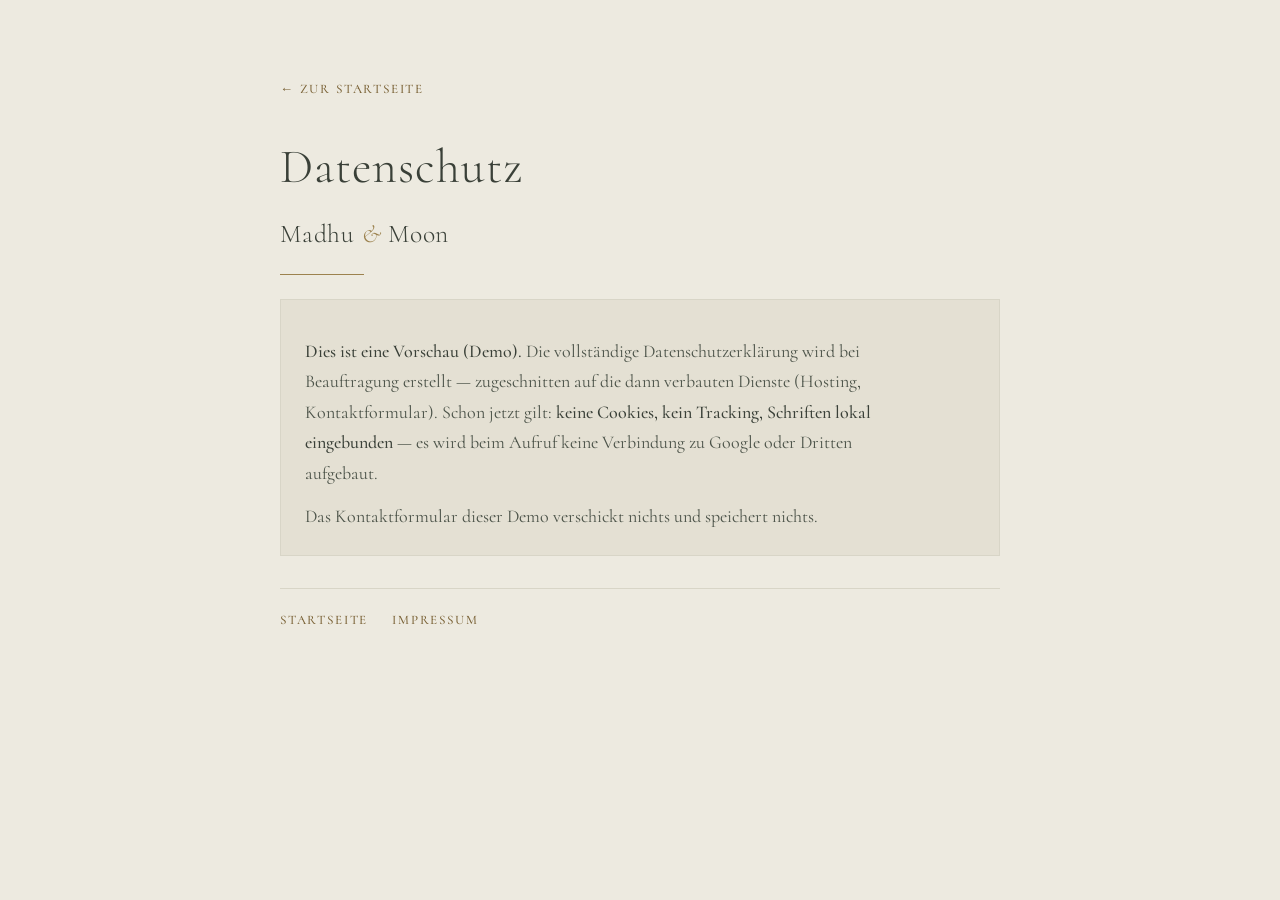
<file: datenschutz.html>
<!DOCTYPE html>
<html lang="de">
<head>
  <meta charset="UTF-8" />
  <meta name="viewport" content="width=device-width, initial-scale=1.0" />
  <meta name="robots" content="noindex, nofollow" />
  <title>Datenschutz | Madhu &amp; Moon</title>
  <meta name="description" content="Datenschutzerklärung von Madhu & Moon – ayurvedische Küche von Laura und Lucie." />
  <meta property="og:title" content="Datenschutz | Madhu &amp; Moon" />
  <meta property="og:description" content="Datenschutzerklärung von Madhu & Moon – ayurvedische Küche von Laura und Lucie." />
  <meta property="og:type" content="website" />
  <meta property="og:locale" content="de_DE" />
  <meta property="og:image" content="https://lechcode.github.io/madhu-und-moon-vorschau/assets/og.jpg" />
  <link rel="icon" href="assets/favicon-64.png" />
  <link rel="stylesheet" href="assets/fonts.css">
  <style>
    :root{--paper:#EDEAE0;--cream:#E4E0D3;--ink:#3A4038;--body:#4C5349;--muted:#6B7268;--accent:#9C824E;--accent-deep:#7A6236;--line:#D8D5C7;
      --serif:"Cormorant","Cormorant Fallback",Georgia,serif}
    *{box-sizing:border-box;margin:0;padding:0}
    body{font-family:var(--serif);font-weight:400;background:var(--paper);color:var(--body);line-height:1.7;font-size:1.125rem;padding:clamp(28px,6vw,72px)}
    .wrap{max-width:720px;margin:0 auto}
    a.back{font-weight:500;color:var(--accent-deep);text-decoration:none;font-size:.8125rem;letter-spacing:.14em;text-transform:uppercase}
    h1{font-family:var(--serif);font-weight:300;color:var(--ink);font-size:clamp(2rem,5vw,3rem);margin:24px 0 4px;letter-spacing:.02em}
    .brand{font-family:var(--serif);font-weight:300;font-size:1.6rem;color:var(--ink);letter-spacing:.03em}
    .brand em{font-style:italic;color:var(--accent)}
    .rule{width:84px;height:1px;background:var(--accent);border:0;margin:18px 0}
    .note{margin-top:24px;padding:24px;background:var(--cream);border:1px solid var(--line)}
    .note strong{color:var(--ink);font-weight:500}
    p{margin-top:12px;max-width:64ch}
    .rechtslinks{margin-top:32px;padding-top:20px;border-top:1px solid var(--line);font-size:.8125rem;letter-spacing:.14em;text-transform:uppercase;display:flex;gap:24px;flex-wrap:wrap}
    .rechtslinks a{color:var(--accent-deep);text-decoration:none;font-weight:500}
    .rechtslinks a:hover{text-decoration:underline}
  </style>
</head>
<body>
  <div class="wrap">
    <a class="back" href="index.html">← Zur Startseite</a>
    <h1>Datenschutz</h1>
    <span class="brand">Madhu <em>&amp;</em> Moon</span>
    <hr class="rule">
    <div class="note">
      <p><strong>Dies ist eine Vorschau (Demo).</strong> Die vollständige Datenschutzerklärung wird bei Beauftragung erstellt — zugeschnitten auf die dann verbauten Dienste (Hosting, Kontaktformular). Schon jetzt gilt: <strong>keine Cookies, kein Tracking, Schriften lokal eingebunden</strong> — es wird beim Aufruf keine Verbindung zu Google oder Dritten aufgebaut.</p>
      <p>Das Kontaktformular dieser Demo verschickt nichts und speichert nichts.</p>
    </div>
    <nav class="rechtslinks" aria-label="Rechtsseiten">
      <a href="index.html">Startseite</a>
      <a href="impressum.html">Impressum</a>
    </nav>
  </div>
</body>
</html>
</file>
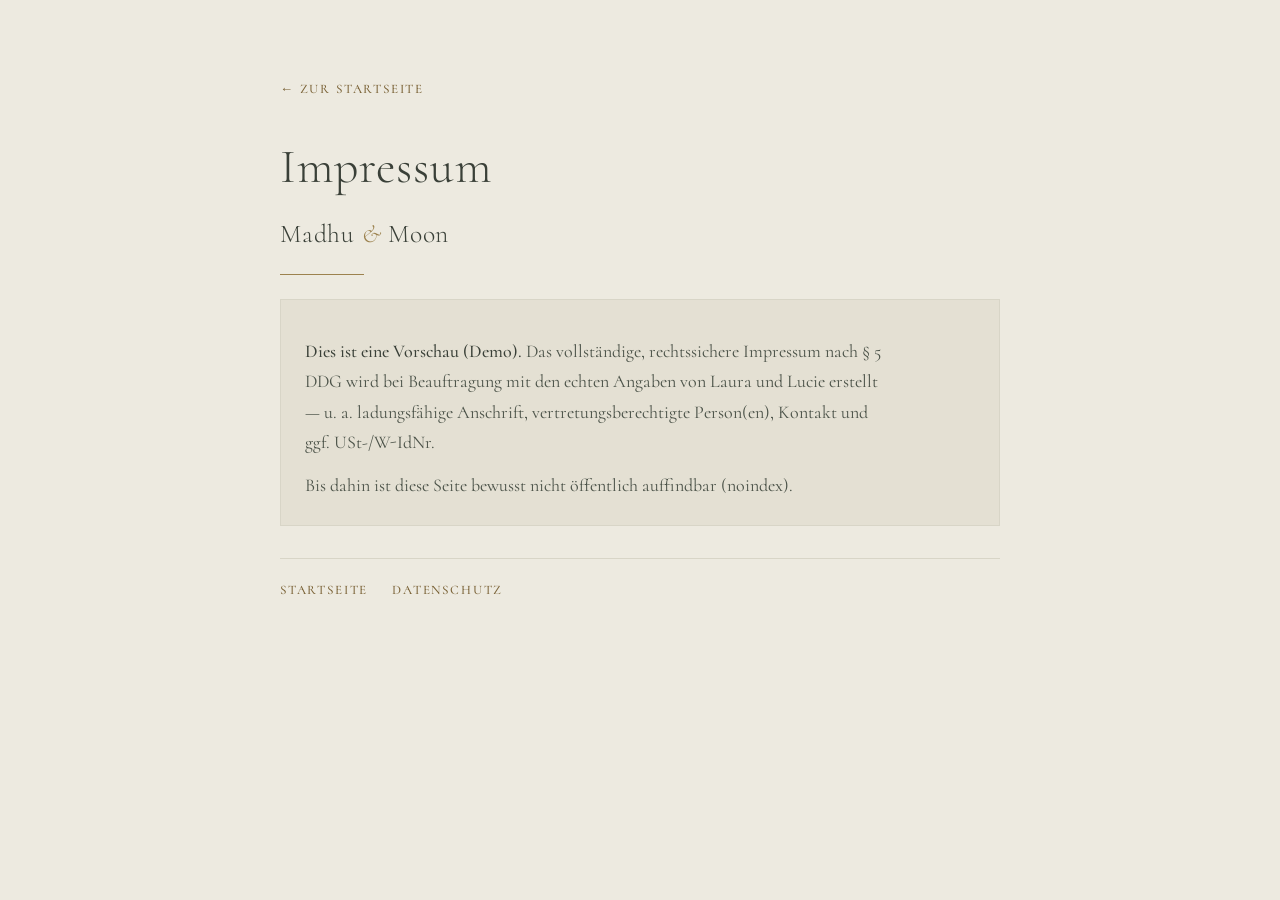
<file: impressum.html>
<!DOCTYPE html>
<html lang="de">
<head>
  <meta charset="UTF-8" />
  <meta name="viewport" content="width=device-width, initial-scale=1.0" />
  <meta name="robots" content="noindex, nofollow" />
  <title>Impressum | Madhu &amp; Moon</title>
  <meta name="description" content="Impressum von Madhu & Moon – ayurvedische Küche von Laura und Lucie." />
  <meta property="og:title" content="Impressum | Madhu &amp; Moon" />
  <meta property="og:description" content="Impressum von Madhu & Moon – ayurvedische Küche von Laura und Lucie." />
  <meta property="og:type" content="website" />
  <meta property="og:locale" content="de_DE" />
  <meta property="og:image" content="https://lechcode.github.io/madhu-und-moon-vorschau/assets/og.jpg" />
  <link rel="icon" href="assets/favicon-64.png" />
  <link rel="stylesheet" href="assets/fonts.css">
  <style>
    :root{--paper:#EDEAE0;--cream:#E4E0D3;--ink:#3A4038;--body:#4C5349;--muted:#6B7268;--accent:#9C824E;--accent-deep:#7A6236;--line:#D8D5C7;
      --serif:"Cormorant","Cormorant Fallback",Georgia,serif}
    *{box-sizing:border-box;margin:0;padding:0}
    body{font-family:var(--serif);font-weight:400;background:var(--paper);color:var(--body);line-height:1.7;font-size:1.125rem;padding:clamp(28px,6vw,72px)}
    .wrap{max-width:720px;margin:0 auto}
    a.back{font-weight:500;color:var(--accent-deep);text-decoration:none;font-size:.8125rem;letter-spacing:.14em;text-transform:uppercase}
    h1{font-family:var(--serif);font-weight:300;color:var(--ink);font-size:clamp(2rem,5vw,3rem);margin:24px 0 4px;letter-spacing:.02em}
    .brand{font-family:var(--serif);font-weight:300;font-size:1.6rem;color:var(--ink);letter-spacing:.03em}
    .brand em{font-style:italic;color:var(--accent)}
    .rule{width:84px;height:1px;background:var(--accent);border:0;margin:18px 0}
    .note{margin-top:24px;padding:24px;background:var(--cream);border:1px solid var(--line)}
    .note strong{color:var(--ink);font-weight:500}
    p{margin-top:12px;max-width:64ch}
    .rechtslinks{margin-top:32px;padding-top:20px;border-top:1px solid var(--line);font-size:.8125rem;letter-spacing:.14em;text-transform:uppercase;display:flex;gap:24px;flex-wrap:wrap}
    .rechtslinks a{color:var(--accent-deep);text-decoration:none;font-weight:500}
    .rechtslinks a:hover{text-decoration:underline}
  </style>
</head>
<body>
  <div class="wrap">
    <a class="back" href="index.html">← Zur Startseite</a>
    <h1>Impressum</h1>
    <span class="brand">Madhu <em>&amp;</em> Moon</span>
    <hr class="rule">
    <div class="note">
      <p><strong>Dies ist eine Vorschau (Demo).</strong> Das vollständige, rechtssichere Impressum nach § 5 DDG wird bei Beauftragung mit den echten Angaben von Laura und Lucie erstellt — u. a. ladungsfähige Anschrift, vertretungsberechtigte Person(en), Kontakt und ggf. USt-/W-IdNr.</p>
      <p>Bis dahin ist diese Seite bewusst nicht öffentlich auffindbar (noindex).</p>
    </div>
    <nav class="rechtslinks" aria-label="Rechtsseiten">
      <a href="index.html">Startseite</a>
      <a href="datenschutz.html">Datenschutz</a>
    </nav>
  </div>
</body>
</html>
</file>
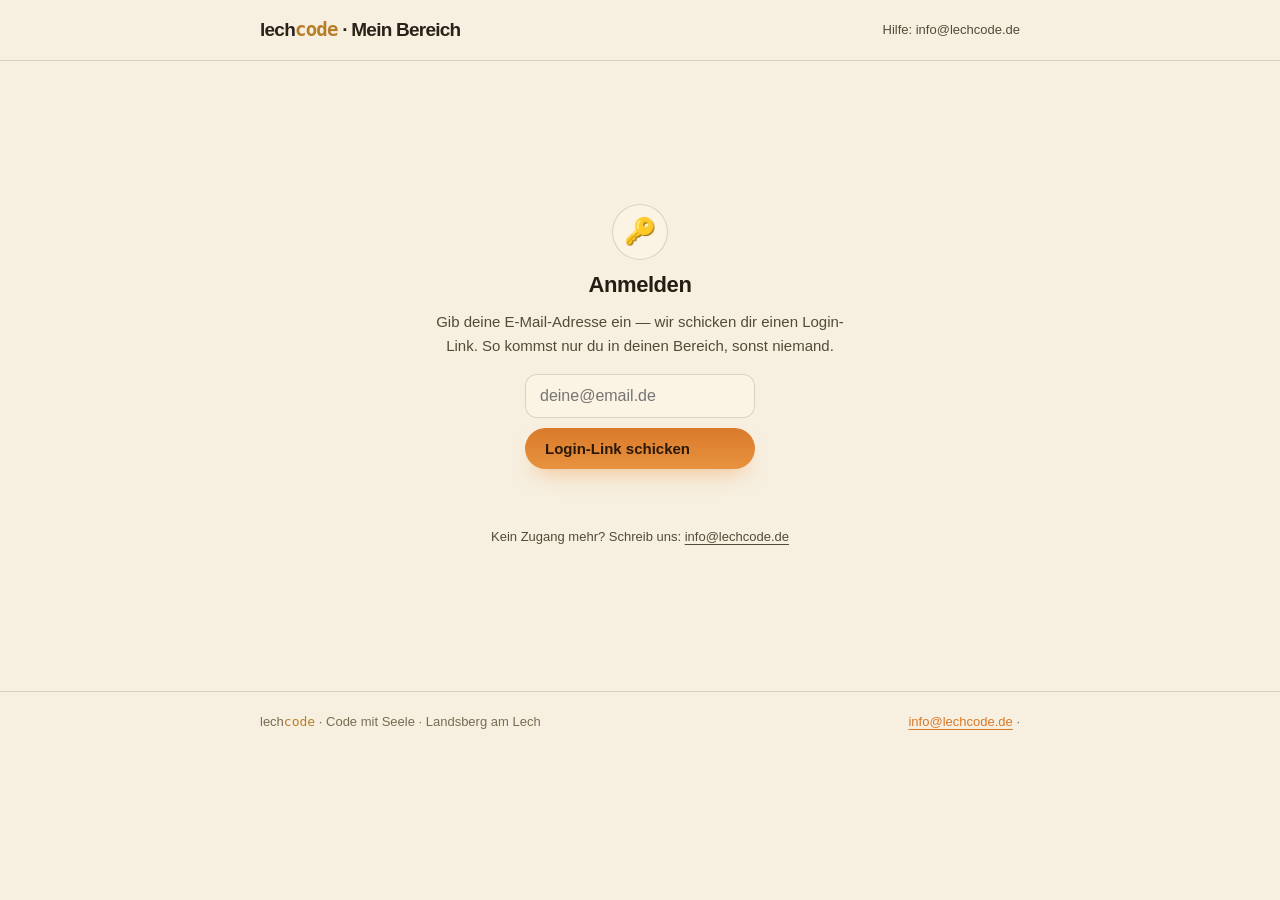
<file: mein-bereich.html>
<!DOCTYPE html>
<!--
  ╔══════════════════════════════════════════════════════════════════╗
  ║  LECHCODE — Mein Bereich (Kunden-Dashboard)                       ║
  ║  Generisches Template — wird per lc-dashboard-install.sh <slug>   ║
  ║  UNVERÄNDERT in jedes Kundenrepo kopiert. Personalisierung läuft  ║
  ║  zur Laufzeit über den Worker (Magic-Link-Token → Name/Slug).     ║
  ║  Zugang:  mein-bereich.html#k=<token>   (Link kommt von uns)      ║
  ║  Selbst-tragend: Systemschriften, keine Requests außer LC_API.    ║
  ╚══════════════════════════════════════════════════════════════════╝
-->
<html lang="de">
<head>
  <meta charset="UTF-8" />
  <meta name="viewport" content="width=device-width, initial-scale=1.0" />
  <meta name="robots" content="noindex, nofollow" />
  <title>Mein Bereich · Lechcode</title>
  <meta name="theme-color" content="#16130c" />
  <link rel="icon" href="[data-uri]" />
  <style>
  :root{
    /* Helles Theme in Homepage-Beige (lechcode.de --cream #f7efe0) */
    --night:#f7efe0; --night-2:#fffaf0; --panel:#fbf3e3; --panel-2:#f0e4cf;
    --bone:#2a2218; --bone-dim:#544a38; --muted:#786c52;
    --amber:#e8923f; --ember:#d97a2b; --gold:#b77e28;
    --gruen:#7aa259; --line:rgba(74,58,34,.18);
    --sans:-apple-system,BlinkMacSystemFont,"Segoe UI",Roboto,sans-serif;
    --mono:ui-monospace,"SF Mono",Menlo,monospace;
    --radius:16px; --radius-lg:22px; --pill:999px;
    --focus:0 0 0 3px rgba(232,146,63,.45);
  }
  *{margin:0;padding:0;box-sizing:border-box;}
  html{overflow-x:clip;}
  body{background:var(--night);color:var(--bone);font-family:var(--sans);line-height:1.6;-webkit-font-smoothing:antialiased;min-height:100dvh;overflow-x:clip;-webkit-text-size-adjust:100%;max-width:100%;}
  h1,h2,h3{line-height:1.2;letter-spacing:-.02em;color:#241d12;text-wrap:balance;}
  a{color:var(--ember);text-decoration:underline;text-underline-offset:3px;}
  img,svg{display:block;max-width:100%;}
  .sr-only{position:absolute;width:1px;height:1px;padding:0;margin:-1px;overflow:hidden;clip:rect(0 0 0 0);white-space:nowrap;border:0;}
  .wrap{width:min(760px,94vw);margin-inline:auto;}
  .kopfzeile{position:sticky;top:0;z-index:40;background:rgba(247,239,224,.85);backdrop-filter:blur(10px);border-bottom:1px solid var(--line);}
  .kopfzeile .wrap{height:60px;display:flex;align-items:center;justify-content:space-between;}
  .wm{font-weight:800;letter-spacing:-.04em;font-size:19px;}
  .wm .code{color:var(--gold);font-family:var(--mono);}
  .kopfzeile .hilfe{font-size:13px;color:var(--bone-dim);text-decoration:none;}
  .kopfzeile .hilfe:hover{color:var(--bone);}

  main{padding:clamp(22px,4vw,40px) 0 60px;display:grid;grid-template-columns:minmax(0,1fr);gap:clamp(18px,3vw,28px);}
  .karte{background:var(--night-2);border:1px solid var(--line);border-radius:var(--radius-lg);padding:clamp(18px,3vw,26px);}
  .karte h2{font-size:clamp(19px,2.4vw,22px);margin-bottom:6px;}
  .karte .unter{color:var(--muted);font-size:14px;margin-bottom:16px;}
  .karte .ki-hinweis{display:flex;gap:8px;align-items:flex-start;font-size:12.5px;line-height:1.5;color:var(--bone-dim);background:rgba(232,146,63,.10);border:1px solid rgba(232,146,63,.24);border-radius:10px;padding:9px 12px;margin:2px 0 16px;}
  .karte .ki-hinweis strong{color:var(--ember);font-weight:700;}
  .login-neu{display:flex;flex-wrap:wrap;gap:10px 16px;align-items:center;justify-content:space-between;background:rgba(232,146,63,.10);border:1px solid rgba(232,146,63,.28);border-radius:var(--radius-lg);padding:14px 18px;margin:0 0 18px;font-size:14.5px;line-height:1.5;}
  .login-neu strong{color:var(--ember);}
  .karte .ki-hinweis a{color:var(--gold);text-decoration:none;border-bottom:1px solid rgba(231,185,100,.45);}
  .gruss h1{font-size:clamp(24px,4vw,32px);}
  .gruss p{color:var(--bone-dim);margin-top:6px;}

  .btn{display:inline-flex;align-items:center;gap:8px;cursor:pointer;border:none;
    background:linear-gradient(180deg,var(--ember),var(--amber));color:#2a1808;
    font-weight:700;font-size:15px;padding:12px 20px;border-radius:var(--pill);font-family:var(--sans);
    box-shadow:0 12px 22px -10px rgba(232,146,63,.55);transition:transform .2s,opacity .2s;}
  .btn:hover{transform:translateY(-1px);}
  .btn:focus-visible{outline:none;box-shadow:var(--focus);}
  .btn[disabled]{opacity:.45;cursor:not-allowed;transform:none;}
  .btn-ghost{background:transparent;color:var(--bone-dim);box-shadow:inset 0 0 0 1.5px var(--line);}

  /* Zeitleiste */
  .job{border:1px solid var(--line);border-radius:var(--radius);padding:14px 16px;display:grid;gap:4px;margin-bottom:10px;background:var(--panel);}
  .job .zeile1{display:flex;justify-content:space-between;gap:10px;align-items:baseline;flex-wrap:wrap;}
  .job .was{font-weight:600;}
  .job .wann{color:var(--muted);font-size:12.5px;font-family:var(--mono);}
  .schritte{display:flex;align-items:center;gap:0;margin-top:8px;}
  .schritt{display:flex;align-items:center;gap:0;flex:1;}
  .punkt{width:22px;height:22px;border-radius:50%;border:2px solid var(--line);display:grid;place-items:center;font-size:11px;flex:none;background:var(--night-2);color:var(--muted);}
  .strich{height:2px;background:var(--line);flex:1;}
  .schritt.aktiv .punkt{background:var(--amber);border-color:var(--amber);color:#2a1808;}
  .schritt.fertig .punkt{background:var(--gruen);border-color:var(--gruen);color:#1c2413;}
  .schritt.fertig .strich,.schritt.aktiv .strich{background:var(--amber);}
  .schritt-namen{display:flex;justify-content:space-between;margin-top:6px;color:var(--muted);font-size:11.5px;}
  .job .live-link{margin-top:8px;font-size:14px;}
  .job.problem{border-color:rgba(189,123,84,.5);}
  .leer{color:var(--muted);font-size:14.5px;}

  /* Chat — eigene Unterhaltungs-Fläche */
  .chat-verlauf{background:var(--night);border:1px solid var(--line);border-radius:16px;
    min-height:150px;max-height:380px;overflow-y:auto;display:flex;flex-direction:column;gap:13px;
    padding:16px;margin-bottom:12px;scroll-behavior:smooth;}
  .msg-row{display:flex;gap:9px;align-items:flex-end;max-width:min(94%,620px);align-self:flex-start;}
  .msg-avatar{flex:none;width:28px;height:28px;border-radius:50%;background:var(--panel-2);
    border:1px solid rgba(231,185,100,.3);display:grid;place-items:center;margin-bottom:2px;}
  .msg-avatar svg{width:17px;height:17px;color:var(--gold);}
  .msg{padding:11px 15px;border-radius:16px;font-size:15px;line-height:1.55;white-space:pre-wrap;overflow-wrap:anywhere;}
  .msg-row .msg{min-width:0;}
  .msg.ki{align-self:flex-start;background:var(--panel-2);color:var(--bone);border-bottom-left-radius:5px;}
  .msg.du{align-self:flex-end;max-width:min(78%,480px);
    background:linear-gradient(180deg,rgba(232,146,63,.22),rgba(232,146,63,.12));
    border:1px solid rgba(232,146,63,.38);color:#3a2c17;border-bottom-right-radius:5px;}
  .tipp{display:none;align-self:flex-start;padding:2px 6px;color:var(--muted);font-size:13px;}
  .tipp.an{display:block;}

  /* Composer — ein zusammenhängendes Eingabefeld (wie die Aufnahme-Leiste) */
  .chat-eingabe{display:flex;flex-direction:column;gap:8px;}
  .composer{flex:1;min-width:0;display:flex;align-items:flex-end;gap:4px;background:var(--night-2);
    border:1px solid rgba(231,185,100,.22);border-radius:18px;padding:6px 6px 6px 6px;
    transition:border-color .2s,box-shadow .2s;}
  .composer:focus-within{border-color:rgba(231,185,100,.5);box-shadow:0 0 0 3px rgba(232,146,63,.13);}
  .composer textarea{flex:1;min-width:0;resize:none;border:none;background:transparent;color:var(--bone);
    font-family:var(--sans);font-size:16px;line-height:1.45;padding:10px 4px;min-height:24px;max-height:120px;}
  .composer textarea::placeholder{color:var(--muted);white-space:nowrap;text-overflow:ellipsis;}
  .composer textarea:focus{outline:none;}
  .composer-send{flex:none;width:40px;height:40px;border-radius:50%;border:none;cursor:pointer;
    background:linear-gradient(180deg,var(--ember),var(--amber));color:#2a1808;display:grid;place-items:center;
    box-shadow:inset 0 1px 0 rgba(255,220,170,.5),0 8px 16px -8px rgba(232,146,63,.6);transition:transform .2s,opacity .2s;}
  .composer-send:hover{transform:translateY(-1px);}
  .composer-send:focus-visible{outline:none;box-shadow:var(--focus);}
  .composer-send[disabled]{opacity:.4;cursor:default;transform:none;}
  .composer-send svg{width:19px;height:19px;}
  /* Datei im Chat: Büroklammer im Composer + Anhang-Leiste + Datei-Bubble */
  .lc-attach{flex:none;width:40px;height:40px;border-radius:50%;border:none;background:transparent;color:var(--gold);display:grid;place-items:center;cursor:pointer;transition:color .2s,background .2s;}
  .lc-attach:hover{color:var(--ember);background:rgba(231,185,100,.09);}
  .lc-attach:focus-visible{outline:none;box-shadow:var(--focus);}
  .lc-attach svg{width:20px;height:20px;}
  .chat-anhang{display:none;align-items:center;gap:11px;padding:8px 10px;border:1px solid var(--line);border-radius:14px;background:var(--night-2);}
  .chat-anhang.an{display:flex;}
  .chat-anhang img{width:46px;height:46px;object-fit:cover;border-radius:9px;border:1px solid var(--line);flex:none;}
  .chat-anhang .ah-ic{width:46px;height:46px;border-radius:9px;border:1px solid var(--line);background:var(--panel);display:grid;place-items:center;font-size:22px;flex:none;}
  .chat-anhang .ah-meta{min-width:0;flex:1;display:flex;flex-direction:column;line-height:1.3;}
  .chat-anhang .ah-name{font-size:14px;color:var(--bone);white-space:nowrap;overflow:hidden;text-overflow:ellipsis;}
  .chat-anhang .ah-size{font-size:12px;color:var(--muted);}
  .chat-anhang .ah-x{flex:none;width:28px;height:28px;border-radius:50%;border:none;background:transparent;color:var(--muted);cursor:pointer;font-size:16px;display:grid;place-items:center;}
  .chat-anhang .ah-x:hover{background:rgba(255,255,255,.06);color:var(--bone);}
  .chat-eingabe-zeile.zieht .composer{border-color:var(--amber);box-shadow:0 0 0 3px rgba(232,146,63,.13);}
  .msg.datei{display:flex;flex-direction:column;gap:7px;}
  .msg.datei img{max-width:220px;width:100%;border-radius:11px;border:1px solid rgba(255,255,255,.14);display:block;}
  .msg.datei .d-chip{display:flex;align-items:center;gap:9px;}
  .msg.datei .d-chip .d-ic{font-size:22px;flex:none;}
  .chat-tools{display:flex;align-items:center;justify-content:center;gap:10px;flex-wrap:wrap;margin-top:14px;color:var(--muted);font-size:13px;}
  .chat-tools .btn-ghost{font-size:14px;padding:9px 18px;white-space:nowrap;}
  .chat-verlauf::-webkit-scrollbar{width:8px;}
  .chat-verlauf::-webkit-scrollbar-thumb{background:rgba(231,185,100,.18);border-radius:8px;}
  .chat-verlauf::-webkit-scrollbar-track{background:transparent;}
  .beauftragen{margin-top:12px;display:none;}
  .beauftragen.an{display:block;}
  .beauftragen .kasten{background:var(--panel);border:1px solid rgba(232,146,63,.35);border-radius:var(--radius);padding:14px 16px;margin-bottom:12px;font-size:14.5px;}
  .beauftragen .kasten b{color:var(--gold);}

  /* Upload */
  .drop{border:2px dashed var(--line);border-radius:var(--radius);padding:22px;text-align:center;cursor:pointer;transition:border-color .2s;}
  .drop:hover,.drop.zieht{border-color:var(--amber);}
  .drop input{display:none;}
  .drop .gross{font-size:15px;font-weight:600;}
  .drop .klein{color:var(--muted);font-size:13px;margin-top:4px;}
  .vorschau{display:none;margin-top:14px;gap:14px;align-items:flex-start;}
  .vorschau.an{display:flex;flex-wrap:wrap;}
  .vorschau img{width:110px;height:110px;object-fit:cover;border-radius:12px;border:1px solid var(--line);}
  .datei-chip{display:none;align-items:center;gap:11px;width:110px;padding:14px 10px;border-radius:12px;border:1px solid var(--line);background:var(--panel);flex-direction:column;text-align:center;}
  .datei-chip.an{display:flex;}
  .datei-icon{font-size:30px;line-height:1;}
  .datei-meta{display:flex;flex-direction:column;gap:2px;min-width:0;width:100%;}
  .datei-meta #datei-name{font-size:12.5px;font-weight:600;word-break:break-word;line-height:1.3;}
  .datei-meta small{color:var(--muted);font-size:11.5px;font-family:var(--mono);}
  .vorschau .rechts{flex:1;min-width:220px;display:grid;gap:8px;align-content:start;}
  .feld-label{font-size:14px;color:var(--bone-dim);}
  .vorschau textarea{border:1px solid var(--line);background:var(--panel);color:var(--bone);font-family:var(--sans);font-size:15px;line-height:1.45;border-radius:11px;padding:10px 12px;width:100%;resize:vertical;min-height:78px;}
  .vorschau textarea:focus-visible{outline:none;box-shadow:var(--focus);}
  .upload-status{margin-top:10px;font-size:14px;color:var(--gruen);display:none;}
  .upload-status.an{display:block;}
  .upload-status.fehler{color:#f0b090;}

  /* FAQ — auf .faq gescoped, damit die generischen details/summary-Regeln NICHT
     in andere <details> (z. B. den „Erledigt"-Klappbereich) leaken. */
  .faq details{border-bottom:1px solid var(--line);padding:12px 2px;}
  .faq details:last-of-type{border-bottom:none;}
  .faq summary{cursor:pointer;font-weight:600;font-size:15px;list-style:none;display:flex;justify-content:space-between;gap:10px;}
  .faq summary::-webkit-details-marker{display:none;}
  .faq summary::after{content:"+";color:var(--gold);font-family:var(--mono);}
  .faq details[open] summary::after{content:"–";}
  .faq details p{color:var(--bone-dim);font-size:14.5px;margin-top:8px;}

  /* Zugang fehlt / Fehler */
  .vollbild{display:none;place-items:center;min-height:70dvh;text-align:center;padding:24px;}
  .vollbild.an{display:grid;}
  .vollbild .inhalt{max-width:420px;display:grid;gap:12px;justify-items:center;}
  .vollbild .zeichen{width:56px;height:56px;border-radius:50%;background:var(--panel);border:1px solid var(--line);display:grid;place-items:center;font-size:26px;}

  footer{border-top:1px solid var(--line);padding:20px 0 32px;color:var(--muted);font-size:13px;}
  footer .wrap{display:flex;justify-content:space-between;flex-wrap:wrap;gap:10px;}

  /* ===== Deine Website — Live-Vorschau ===== */
  .seite-kopf{display:flex;justify-content:space-between;align-items:center;gap:14px;flex-wrap:wrap;margin-bottom:14px;}
  .seite-kopf h2{margin-bottom:2px;}
  .seite-fenster{position:relative;border:1px solid var(--line);border-radius:var(--radius);overflow:hidden;background:var(--panel-2);aspect-ratio:16/10;box-shadow:0 18px 34px -22px rgba(74,58,34,.5);}
  .seite-fenster .leiste{position:absolute;top:0;left:0;right:0;height:31px;background:var(--panel-2);border-bottom:1px solid var(--line);display:flex;align-items:center;gap:6px;padding:0 13px;z-index:2;}
  .seite-fenster .leiste i{width:9px;height:9px;border-radius:50%;background:rgba(74,58,34,.22);display:block;}
  .seite-rahmen{position:absolute;top:31px;left:0;right:0;bottom:0;overflow:hidden;background:#fff;}
  .seite-rahmen iframe{width:200%;height:200%;border:0;transform:scale(.5);transform-origin:0 0;background:#fff;pointer-events:none;}
  .seite-fenster .klick{position:absolute;inset:0;z-index:3;display:block;}
  .seite-fenster .lupe{position:absolute;right:12px;bottom:12px;z-index:4;background:rgba(247,239,224,.92);border:1px solid var(--line);border-radius:var(--pill);font-size:12.5px;padding:5px 12px;color:var(--bone-dim);backdrop-filter:blur(4px);pointer-events:none;}
  #seite-ansehen{white-space:nowrap;text-decoration:none;}
  .job .laenger{margin-top:9px;font-size:13.5px;color:var(--bone-dim);background:var(--panel-2);border:1px solid var(--line);border-radius:11px;padding:9px 12px;line-height:1.5;}
  .job-fb{margin-top:12px;padding-top:12px;border-top:1px solid var(--line);display:flex;align-items:center;gap:9px;flex-wrap:wrap;}
  .job-fb .fb-frage{font-size:13.5px;color:var(--bone-dim);}
  .job-fb .fb-btn{font-size:13px;padding:6px 14px;}
  .job-fb .fb-dank{font-size:13.5px;color:var(--gruen);}
  /* Erledigt — einklappbarer Verlauf */
  .erledigt{margin-top:12px;border:1px solid var(--line);border-radius:var(--radius);background:var(--panel);overflow:hidden;}
  .erledigt > summary{cursor:pointer;list-style:none;display:flex;align-items:center;gap:9px;padding:13px 16px;font-weight:600;font-size:14.5px;color:var(--bone-dim);user-select:none;}
  .erledigt > summary::-webkit-details-marker{display:none;}
  .erledigt > summary::after{content:"▾";margin-left:auto;color:var(--muted);transition:transform .25s;}
  .erledigt[open] > summary::after{transform:rotate(180deg);}
  .erledigt > summary:hover{color:var(--bone);}
  .erledigt .erl-check{width:20px;height:20px;border-radius:50%;background:var(--gruen);color:#1c2413;display:grid;place-items:center;font-size:11px;flex:none;}
  .erledigt .erl-n{color:var(--muted);font-weight:600;}
  .erledigt-liste{padding:0 12px 12px;display:grid;gap:8px;}
  .erl-item{border:1px solid var(--line);border-radius:12px;padding:12px 14px;background:var(--night-2);}
  .erl-item .zeile1{display:flex;justify-content:space-between;gap:10px;align-items:baseline;flex-wrap:wrap;}
  .erl-item .was{font-weight:600;font-size:14.5px;}
  .erl-item .wann{color:var(--muted);font-size:12px;font-family:var(--mono);}
  .erl-item .live-badge{color:var(--gruen);font-size:13px;font-weight:600;margin-top:2px;}
  .erl-item .live-link{margin-top:6px;font-size:13.5px;}
  /* ===== Sprachnachricht ===== */
  .lc-mic{flex:none;width:40px;height:40px;border-radius:50%;border:none;background:transparent;color:var(--gold);display:grid;place-items:center;cursor:pointer;transition:color .2s,background .2s;}
  .lc-mic:hover{color:var(--ember);background:rgba(231,185,100,.09);}
  .lc-mic:focus-visible{outline:none;box-shadow:var(--focus);}
  .lc-mic svg{width:21px;height:21px;}
  .lc-rec{flex:1;min-width:0;display:flex;align-items:center;gap:10px;background:var(--night-2);border:1px solid rgba(231,185,100,.32);border-radius:18px;padding:7px 8px 7px 14px;min-height:52px;}
  .lc-rec-dot{width:11px;height:11px;border-radius:50%;background:var(--amber);flex:none;animation:lc-pulse 1.4s infinite;}
  @keyframes lc-pulse{0%{box-shadow:0 0 0 0 rgba(232,146,63,.55)}70%{box-shadow:0 0 0 9px rgba(232,146,63,0)}100%{box-shadow:0 0 0 0 rgba(232,146,63,0)}}
  .lc-rec-time{font-family:var(--mono);font-size:13px;color:var(--bone-dim);flex:none;min-width:36px;font-variant-numeric:tabular-nums;}
  .lc-rec-wave{flex:1;min-width:0;display:flex;align-items:center;justify-content:center;gap:3px;height:26px;overflow:hidden;}
  .lc-rec-wave i{flex:none;width:3px;height:8%;background:linear-gradient(180deg,var(--ember),var(--amber));border-radius:2px;transition:height .09s ease;}
  .lc-rec-btn{flex:none;width:38px;height:38px;border-radius:50%;border:none;cursor:pointer;display:grid;place-items:center;font-size:16px;line-height:1;}
  .lc-rec-cancel{background:transparent;color:var(--bone-dim);border:1px solid rgba(231,185,100,.22);}
  .lc-rec-cancel:hover{color:#f0b090;}
  .lc-rec-send{background:linear-gradient(180deg,var(--ember),var(--amber));color:#2a1808;box-shadow:0 8px 18px -8px rgba(232,146,63,.6);}
  .lc-rec-btn:focus-visible,.lc-mic:focus-visible{outline:none;box-shadow:var(--focus);}
  .msg.voice{display:flex;flex-direction:column;gap:8px;min-width:min(210px,82%);}
  .lc-vrow{display:flex;align-items:center;gap:10px;}
  .lc-vplay{flex:none;width:32px;height:32px;border-radius:50%;border:none;cursor:pointer;background:linear-gradient(180deg,var(--ember),var(--amber));color:#2a1808;display:grid;place-items:center;font-size:12px;}
  .lc-vplay:focus-visible{outline:none;box-shadow:var(--focus);}
  .lc-vwave{flex:1;display:flex;align-items:center;gap:2px;height:24px;}
  .lc-vwave i{flex:1;min-width:2px;background:rgba(231,185,100,.42);border-radius:2px;transition:background .12s;}
  .lc-vwave i.on{background:linear-gradient(180deg,var(--ember),var(--amber));}
  .lc-vdur{font-family:var(--mono);font-size:12px;color:var(--bone-dim);flex:none;font-variant-numeric:tabular-nums;}
  .lc-vtext{line-height:1.5;}
  .lc-vtext.warten{color:var(--bone-dim);font-style:italic;}
  .lc-vtext .lc-mini{opacity:.6;margin-right:5px;}
  @media (prefers-reduced-motion:reduce){.lc-rec-dot{animation:none;}.lc-rec-wave i,.lc-vwave i{transition:none;}}
  @media (max-width:640px){
    .chat-verlauf{max-height:min(62vh,460px);}   /* handlicher: nutzt mehr Höhe, weniger „kleines Fenster im großen Scroll“ */
    .msg-row{max-width:100%;}
    .msg.du{max-width:82%;}
    .msg.datei img{max-width:min(220px,72vw);}
    .lc-vwave{overflow:hidden;}
    #gruss-titel{font-size:clamp(26px,7vw,34px);}
  }

  /* ===== Umzugs-Assistent (Domain verbinden) ===== */
  .umzug-intro{color:var(--bone-dim);font-size:14.5px;margin-bottom:14px;}
  .umzug-feld{display:flex;gap:8px;flex-wrap:wrap;align-items:stretch;margin-bottom:4px;}
  .umzug-feld input{flex:1;min-width:200px;border:1px solid var(--line);background:var(--panel);color:var(--bone);font-family:var(--sans);font-size:16px;border-radius:12px;padding:11px 14px;}
  .umzug-feld input:focus-visible{outline:none;box-shadow:var(--focus);}
  .umzug-hinweis{font-size:13px;color:var(--muted);margin-top:8px;line-height:1.5;}
  .umzug-box{background:var(--panel);border:1px solid var(--line);border-radius:var(--radius);padding:14px 16px;margin:12px 0;font-size:14.5px;line-height:1.6;}
  .umzug-box.gut{border-color:rgba(122,162,89,.5);background:rgba(122,162,89,.10);}
  .umzug-box.warm{border-color:rgba(232,146,63,.4);background:rgba(232,146,63,.09);}
  .umzug-box b{color:var(--gold);}
  .stepper{list-style:none;display:grid;gap:0;margin:8px 0 4px;padding:0;}
  .stepper li{display:grid;grid-template-columns:26px minmax(0,1fr);gap:12px;padding:0 0 18px;position:relative;}
  .stepper li::before{content:"";position:absolute;left:12px;top:26px;bottom:0;width:2px;background:var(--line);}
  .stepper li:last-child::before{display:none;}
  .stepper .st-punkt{width:26px;height:26px;border-radius:50%;border:2px solid var(--line);background:var(--night-2);display:grid;place-items:center;font-size:13px;color:var(--muted);z-index:1;}
  .stepper li.fertig .st-punkt{background:var(--gruen);border-color:var(--gruen);color:#1c2413;}
  .stepper li[aria-current="step"] .st-punkt{background:var(--amber);border-color:var(--amber);color:#2a1808;}
  .stepper .st-inhalt{padding-top:2px;min-width:0;}
  .stepper .st-titel{font-weight:600;font-size:15px;}
  .stepper li:not([aria-current="step"]):not(.fertig) .st-inhalt{opacity:.5;}
  .stepper .st-detail{margin-top:8px;font-size:14px;color:var(--bone-dim);line-height:1.6;}
  .ns-liste{display:grid;gap:8px;margin:10px 0;}
  .ns-zeile{display:flex;align-items:center;gap:8px;background:var(--night-2);border:1px solid var(--line);border-radius:12px;padding:7px 8px 7px 12px;}
  .ns-zeile code{flex:1;min-width:0;font-family:var(--mono);font-size:15px;color:var(--bone);user-select:all;overflow:auto;white-space:nowrap;}
  .ns-copy{flex:none;border:1px solid var(--line);background:transparent;color:var(--gold);cursor:pointer;font-size:13px;padding:6px 11px;border-radius:9px;font-family:var(--sans);}
  .ns-copy:hover{background:rgba(231,185,100,.12);color:var(--ember);}
  .ns-copy:focus-visible{outline:none;box-shadow:var(--focus);}
  .umzug-schritte{margin:10px 0 4px;padding-left:20px;font-size:14px;color:var(--bone-dim);line-height:1.6;}
  .umzug-schritte li{margin-bottom:6px;}
  .umzug-schritte .sub{display:block;color:var(--muted);font-size:12.5px;font-family:var(--mono);margin-top:2px;word-break:break-word;}
  </style>
</head>
<body>

  <header class="kopfzeile">
    <div class="wrap">
      <span class="wm">lech<span class="code">code</span> · Mein Bereich</span>
      <a class="hilfe" href="mailto:info@lechcode.de">Hilfe: info@lechcode.de</a>
    </div>
  </header>

  <!-- Login (passwortlos, per E-Mail-Link) -->
  <div class="vollbild" id="kein-zugang">
    <div class="inhalt">
      <div class="zeichen">🔑</div>
      <h1 style="font-size:22px;">Anmelden</h1>
      <p style="color:var(--bone-dim);font-size:15px;">Gib deine E-Mail-Adresse ein — wir schicken dir einen Login-Link. So kommst nur du in deinen Bereich, sonst niemand.</p>
      <form id="login-form" style="display:flex;flex-direction:column;gap:10px;max-width:340px;margin:4px auto 0;">
        <input id="login-email" type="email" required autocomplete="email" inputmode="email" placeholder="deine@email.de"
          style="border:1px solid var(--line);background:var(--panel);color:var(--bone);font-family:var(--sans);font-size:16px;border-radius:12px;padding:12px 14px;width:100%;box-sizing:border-box;">
        <button class="btn" type="submit" id="login-btn">Login-Link schicken</button>
      </form>
      <p id="login-status" role="status" aria-live="polite" style="min-height:20px;color:var(--bone-dim);font-size:14px;margin-top:12px;"></p>
      <p style="color:var(--bone-dim);font-size:13px;margin-top:2px;">Kein Zugang mehr? Schreib uns: <a href="mailto:info@lechcode.de" style="color:inherit;">info@lechcode.de</a></p>
    </div>
  </div>

  <main class="wrap" id="app" style="display:none;">

    <section class="gruss">
      <h1 id="gruss-titel">Schön, dass du da bist!</h1>
      <p>Hier ist dein persönlicher KI-Berater: Frag ihn alles rund um deine Website, lad Bilder hoch oder sag einfach, was geändert werden soll — den Rest macht unsere Automatik, meist in wenigen Minuten bis Stunden.</p>
    </section>

    <div class="login-neu" id="login-neu" style="display:none;" role="status">
      <span><strong>Neu:</strong> Melde dich ab jetzt mit deiner E-Mail-Adresse an. Das ist sicherer als der alte Link — einmal umstellen, dann bleibst du 30 Tage angemeldet.</span>
      <button class="btn" type="button" id="login-neu-btn">Jetzt mit E-Mail anmelden</button>
    </div>

    <section class="karte seite-karte" id="seite-karte">
      <div class="seite-kopf">
        <div>
          <h2>Deine Website</h2>
          <p class="unter" style="margin-bottom:0;">So sieht deine Seite gerade live aus.</p>
        </div>
        <a class="btn" id="seite-ansehen" href="./" target="_blank" rel="noopener">Deine Seite ansehen ↗</a>
      </div>
      <div class="seite-fenster">
        <div class="leiste"><i></i><i></i><i></i></div>
        <div class="seite-rahmen">
          <iframe id="seite-iframe" title="Live-Vorschau deiner Website" loading="lazy" scrolling="no" tabindex="-1"></iframe>
        </div>
        <a class="klick" href="./" target="_blank" rel="noopener" aria-label="Website in neuem Tab öffnen"></a>
        <span class="lupe">Zum Öffnen tippen ↗</span>
      </div>
    </section>

    <section class="karte" id="status-karte">
      <h2>Deine Aufträge</h2>
      <p class="unter">Hier siehst du live, was gerade passiert. Die Anzeige aktualisiert sich von selbst.</p>
      <div id="lc-ansage" class="sr-only" aria-live="polite" role="status"></div>
      <div id="jobs"><p class="leer">Noch keine Aufträge — schreib unten einfach deinen ersten Wunsch in den Chat. 🌿</p></div>
      <div id="erledigt-wrap"></div>
    </section>

    <section class="karte" id="umzug-karte" style="display:none;">
      <h2>Deine Domain verbinden 🌐</h2>
      <p class="unter">Schalte deine Wunsch-Adresse in wenigen einfachen Schritten live — deine E-Mails bleiben dabei sicher. Bei jeder Frage sind wir da.</p>
      <div id="umzug-inhalt"></div>
    </section>

    <section class="karte">
      <h2>Dein KI-Berater 💬</h2>
      <p class="unter">Frag mich alles rund um deine Website, deine Texte und wie du besser gefunden wirst — oder sag mir einfach, was ich für dich ändern soll.</p>
      <p class="ki-hinweis"><span aria-hidden="true">ℹ️</span><span>Hinweis: Hier antwortet eine <strong>KI</strong>, kein Mensch. Ein echter Mensch ist jederzeit über <a href="mailto:info@lechcode.de">info@lechcode.de</a> für dich da.</span></p>
      <div class="chat-verlauf" id="chat-verlauf"></div>
      <p class="tipp" id="tipp">… schreibt</p>
      <div class="chat-eingabe" id="chat-eingabe-zeile">
        <div class="chat-anhang" id="chat-anhang" aria-live="polite"></div>
        <div class="composer" id="composer">
          <input type="file" id="chat-datei" accept="image/png,image/jpeg,image/webp,image/gif,image/heic,video/*,.pdf,.doc,.docx,.txt,.rtf,.csv,.ppt,.pptx,.xls,.xlsx,.heic" style="display:none">
          <button class="lc-attach" id="chat-attach" type="button" aria-label="Datei anhängen" title="Datei anhängen (Bild, PDF, Dokument)">
            <svg viewBox="0 0 24 24" fill="none" stroke="currentColor" stroke-width="2" stroke-linecap="round" stroke-linejoin="round" aria-hidden="true"><path d="M21.44 11.05l-9.19 9.19a6 6 0 0 1-8.49-8.49l9.19-9.19a4 4 0 0 1 5.66 5.66l-9.2 9.19a2 2 0 0 1-2.83-2.83l8.49-8.48"/></svg>
          </button>
          <button class="lc-mic" id="chat-mic" type="button" aria-label="Sprachnachricht aufnehmen" title="Sprachnachricht aufnehmen">
            <svg viewBox="0 0 24 24" fill="none" stroke="currentColor" stroke-width="2" stroke-linecap="round" stroke-linejoin="round" aria-hidden="true"><rect x="9" y="2" width="6" height="12" rx="3"/><path d="M5 10a7 7 0 0 0 14 0"/><path d="M12 19v3"/></svg>
          </button>
          <textarea id="chat-eingabe" rows="1" placeholder="Schreib, sprich oder häng was an …" aria-label="Nachricht an deinen Berater"></textarea>
          <button class="composer-send" id="chat-senden" type="button" aria-label="Senden">
            <svg viewBox="0 0 24 24" fill="none" stroke="currentColor" stroke-width="2.2" stroke-linecap="round" stroke-linejoin="round" aria-hidden="true"><path d="M6 12h13M13 6l6 6-6 6"/></svg>
          </button>
        </div>
      </div>
      <div class="chat-tools">
        <span>Möchtest du etwas ändern lassen?</span>
        <button class="btn btn-ghost" id="beauftragen-trigger" type="button">Änderung beauftragen ✓</button>
      </div>
      <div class="beauftragen" id="beauftragen">
        <div class="kasten" id="beauftragen-text"></div>
        <button class="btn" id="beauftragen-btn">Ja, so beauftragen ✓</button>
        <button class="btn btn-ghost" id="beauftragen-abbruch" style="margin-left:8px;">Weiter besprechen</button>
      </div>
    </section>

    <section class="karte faq">
      <h2>Häufige Fragen</h2>
      <details><summary>Was kostet eine Änderung?</summary><p>Nichts. Änderungen sind unbegrenzt inklusive, es gibt kein Abo und keine monatlichen Kosten. Schreib so oft du magst.</p></details>
      <details><summary>Wie schnell ist meine Änderung online?</summary><p>Meist innerhalb weniger Minuten bis Stunden. Du siehst den Fortschritt oben unter „Deine Aufträge“ — und bekommst dort auch den Link, sobald es live ist.</p></details>
      <details><summary>Kann ich etwas kaputt machen?</summary><p>Nein. Jede Änderung durchläuft automatisch unsere Qualitätsprüfung, und wir können jederzeit alles wiederherstellen. Trau dich!</p></details>
      <details><summary>Wie schicke ich euch ein Video?</summary><p>Videos sind für den Chat zu groß. Lade sie bei Google Drive oder Dropbox hoch, stell die Freigabe auf „Jeder mit dem Link“ und schick den Link hier in den Chat, mit einem Satz dazu, wo das Video hin soll. Wir laden es herunter, verkleinern es fürs Web und bauen es ein. (WeTransfer geht auch, dann bauen wir es von Hand ein — das dauert etwas länger.)</p></details>
      <details><summary>Was, wenn ich etwas Größeres will?</summary><p>Schreib es einfach in den Chat — bei größeren Wünschen (neue Seiten, Umbau, Shop) melden wir uns persönlich und besprechen alles mit dir.</p></details>
      <details><summary>Mein Link ist weg — was jetzt?</summary><p>Kurze Mail an <a href="mailto:info@lechcode.de">info@lechcode.de</a>, und du bekommst sofort einen neuen. Der alte wird dann ungültig.</p></details>
    </section>

  </main>

  <footer>
    <div class="wrap">
      <span>lech<span style="color:var(--gold);font-family:var(--mono);">code</span> · Code mit Seele · Landsberg am Lech</span>
      <span><a href="mailto:info@lechcode.de">info@lechcode.de</a> · <a href="#" id="lc-abmelden" style="color:var(--bone-dim);display:none;">Abmelden</a></span>
    </div>
  </footer>

<script>
(function(){
  "use strict";
  var LC_API = "https://lechcode-api.nameless-waterfall-55e5.workers.dev"; /* LC-API-URL — wird von plattform/bin/set-api-url.sh gesetzt */

  var STATUS_TEXT = { pending:"empfangen", claimed:"wird gebaut", running:"wird gebaut", qa:"Qualitätsprüfung", approved:"wird gebaut", done:"live ✓", failed:"wir schauen persönlich drauf", rejected:"wir schauen persönlich drauf" };
  var SCHRITTE = ["empfangen","wird gebaut","Qualitätsprüfung","live ✓"];

  // — Selbstheilender Status: Aufträge, die ungewöhnlich lange „in Arbeit“ sind,
  //   bekommen einen ehrlichen Hinweis statt endlos zu „laufen“. —
  var LAENGER_MIN = 30;
  function jobAlterMin(job){
    var t = Date.parse(job && job.created);
    if (isNaN(t)) return null;
    return (Date.now() - t) / 60000;
  }

  // — Live-Vorschau der eigenen Website (die Seite liegt neben dieser Datei: „./“) —
  var seiteIframe = document.getElementById("seite-iframe");
  function seiteLaden(){ if (seiteIframe) seiteIframe.src = "./?v=" + Date.now(); }
  seiteLaden();

  // Hängt einen Cache-Bust an einen Seiten-Link, damit der Kunde direkt nach einer
  // Änderung die FRISCHE Version sieht (GitHub Pages cached statische Seiten bis 10 Min).
  // Der Wert ist der Zeitstempel der letzten Änderung → stabil, solange sich nichts ändert.
  function mitVersion(url, roh){
    if (!url) return url;
    var v = roh ? String(roh).replace(/[^0-9A-Za-z]/g, "") : "";
    if (!v) return url;
    return url + (url.indexOf("?") === -1 ? "?" : "&") + "v=" + v;
  }
  var doneGesehen = null;
  // Erkennt NEU erledigte Aufträge → lädt die Vorschau frisch und meldet „neu" zurück
  // (damit der Erledigt-Bereich einmalig aufklappt und den „live"-Moment zeigt).
  function pruefeNeuErledigt(jobs){
    var jetzt = {}, neu = false;
    (jobs || []).forEach(function(job){ if (job && job.status === "done" && job.type !== "domain-selfservice") jetzt[job.id] = true; });
    if (doneGesehen){
      neu = Object.keys(jetzt).some(function(id){ return !doneGesehen[id]; });
      if (neu){
        seiteLaden();
        var neuId = Object.keys(jetzt).filter(function(id){ return !doneGesehen[id]; })[0];
        var neuJob = (jobs || []).filter(function(x){ return x && x.id === neuId; })[0];
        var an = document.getElementById("lc-ansage");
        // Titel einbauen → jede Ansage hat neuen Text (sonst verschluckt der Screenreader die 2.).
        if (an) an.textContent = ((neuJob && neuJob.kurz) ? ("„" + neuJob.kurz + "“ ist") : "Deine Änderung ist") + " jetzt live.";
      }
    }
    doneGesehen = jetzt;
    return neu;
  }

  // — Mandanten-Trennung: ALLE Kundenbereiche liegen auf DERSELBEN Origin
  //   (lechcode.github.io) → localStorage ist geteilt. Deshalb jeden Schlüssel pro
  //   Kunde eindeutig machen (Slug aus dem Pfad „…/<slug>-vorschau/…", sonst Hostname
  //   bei eigener Domain). Sonst „leakt" Token/Zustand eines Kunden auf andere Seiten. —
  var pfadSlug = (location.pathname.match(/\/([a-z0-9][a-z0-9-]*)-vorschau\//) || [])[1] || null;
  var nsSlug = pfadSlug || location.hostname || "lc";
  function nsKey(basis){ return basis + ":" + nsSlug; }
  // Alte, unscoped Schlüssel wegräumen (verhindert Alt-Leaks aus früheren Versionen).
  try { localStorage.removeItem("lc-zugang"); localStorage.removeItem("lc-opener-done"); } catch(e){}

  // — Magic-Link-Login: ?login=<code> → 30-Tage-Session holen, dann sauber neu laden —
  var loginCode = ((location.search || "").match(/[?&]login=([A-Za-z0-9]+)/) || [])[1];
  if (loginCode){
    fetch(LC_API + "/auth/verify", { method:"POST", headers:{"content-type":"application/json"}, body: JSON.stringify({ code: loginCode }) })
      .then(function(r){ return r.json().catch(function(){ return {}; }); })
      .then(function(j){
        try {
          if (j && j.ok && j.token){ localStorage.setItem(nsKey("lc-zugang"), j.token); }
          else { sessionStorage.setItem("lc-login-fehler", "1"); }
        } catch(e){}
      })
      .catch(function(){ try { sessionStorage.setItem("lc-login-fehler", "1"); } catch(e){} })
      .then(function(){ location.replace(location.pathname); }); // Query weg, frisch initialisieren
    return;
  }

  // — Token: aus #k=… übernehmen, pro Kunde sichern, URL säubern —
  var token = "";
  var m = (location.hash || "").match(/[#&]k=([A-Za-z0-9]+)/);
  if (m){ token = m[1]; try{ localStorage.setItem(nsKey("lc-zugang"), token); }catch(e){}
    history.replaceState(null, "", location.pathname + location.search); }
  else { try{ token = localStorage.getItem(nsKey("lc-zugang")) || ""; }catch(e){} }

  var app = document.getElementById("app");
  var keinZugang = document.getElementById("kein-zugang");
  var loginGewired = false;
  function loginWiren(){
    if (loginGewired) return; loginGewired = true;
    var form = document.getElementById("login-form");
    var statusEl = document.getElementById("login-status");
    try { if (sessionStorage.getItem("lc-login-fehler")){ sessionStorage.removeItem("lc-login-fehler");
      if (statusEl) statusEl.textContent = "Der Link war abgelaufen oder schon benutzt. Fordere dir einfach einen neuen an."; } } catch(e){}
    if (!form) return;
    form.addEventListener("submit", function(ev){
      ev.preventDefault();
      var email = (document.getElementById("login-email").value || "").trim();
      var btn = document.getElementById("login-btn");
      if (!email) return;
      if (btn){ btn.disabled = true; btn.textContent = "Wird gesendet …"; }
      fetch(LC_API + "/auth/request", { method:"POST", headers:{"content-type":"application/json"},
        body: JSON.stringify({ email: email, ruecklink: location.origin + location.pathname }) })
        .catch(function(){})
        .then(function(){
          // Immer dieselbe Antwort — verrät nicht, ob die Adresse hinterlegt ist.
          if (statusEl) statusEl.textContent = "Wenn diese Adresse bei uns hinterlegt ist, ist dein Login-Link jetzt unterwegs. Schau in dein Postfach (auch im Spam).";
          if (btn){ btn.disabled = false; btn.textContent = "Login-Link schicken"; }
        });
    });
  }
  function zeigeKeinZugang(){ keinZugang.classList.add("an"); app.style.display = "none"; loginWiren(); }
  if (!token){ zeigeKeinZugang(); return; }

  // Session zu Ende (401 an IRGENDEINEM Endpoint, oder fremder Slug): einmalig sauber
  // zum Login zurück — Polls stoppen, Token nullen, verständlichen Hinweis zeigen.
  // (Vorher behandelte nur /status den 401; alle anderen Aufrufe zeigten irreführende
  //  „nochmal versuchen"-Texte und die Poll-Schleifen liefen mit totem Token weiter.)
  var sessionBeendet = false, proaktivInterval = null;
  function sessionAbgelaufen(){
    if (sessionBeendet) return;
    sessionBeendet = true;
    try { clearTimeout(proaktivInterval); clearTimeout(statusTimer); } catch(e){}
    token = "";
    zeigeKeinZugang();
    var st = document.getElementById("login-status");
    if (st) st.textContent = "Deine Anmeldung ist abgelaufen — melde dich unten einfach mit deiner E-Mail neu an.";
  }

  function api(pfad, opts){
    opts = opts || {};
    opts.headers = Object.assign({"authorization":"Bearer " + token}, opts.headers || {});
    return fetch(LC_API + pfad, opts).then(function(r){
      if (r.status === 401) sessionAbgelaufen();
      return r;
    });
  }

  // — Abmelden (Session beenden — wichtig am fremden/geteilten Rechner) —
  (function(){
    var ab = document.getElementById("lc-abmelden");
    if (!ab) return;
    ab.style.display = "inline";
    ab.addEventListener("click", function(ev){
      ev.preventDefault();
      try { api("/auth/logout", { method:"POST" }); } catch(e){}
      try { localStorage.removeItem(nsKey("lc-zugang")); } catch(e){}
      location.replace(location.pathname);
    });
  })();

  // — Umstieg alter Link → E-Mail-Login: Alt-Token vergessen, Login-Maske zeigen —
  (function(){
    var b = document.getElementById("login-neu-btn");
    if (!b) return;
    b.addEventListener("click", function(){
      try { localStorage.removeItem(nsKey("lc-zugang")); } catch(e){}
      location.replace(location.pathname);
    });
  })();

  // — Status laden + Polling —
  var kundenName = "", anrede = "", letzteSignatur = null, schnellVersuche = 0, begruesstGesetzt = false;
  var hatAktiveJobs = false; // steuert das Poll-Tempo: läuft ein Auftrag → schneller pollen
  async function statusLaden(erster){
    try {
      var r = await api("/status");
      if (r.status === 401){ sessionAbgelaufen(); return; }
      var j = await r.json();
      if (!j.ok) throw new Error();
      // Schutz: gehört der Token wirklich zu DIESER Seite? (fremder/falscher Link)
      if (pfadSlug && j.slug && j.slug !== pfadSlug){
        try { localStorage.removeItem(nsKey("lc-zugang")); } catch(e){}
        sessionAbgelaufen(); return; // stoppt auch das Chat-Polling mit dem fremden Token
      }
      // Bereich zeigen + einmalig personalisieren — unabhängig von 'erster', damit die
      //   Begrüßung auch nach einem fehlgeschlagenen Erst-Laden noch gesetzt wird.
      app.style.display = "";
      if (!begruesstGesetzt){
        anrede = j.anrede || (j.name || "").split(" ")[0] || "";
        document.getElementById("gruss-titel").textContent = anrede ? ("Hallo " + anrede + ", schön dass du da bist!") : "Schön, dass du da bist!";
        begruesstGesetzt = true;
      }
      // Noch über den alten Dauerlink da, Login-Mail aber hinterlegt → Umstieg anbieten.
      var ln = document.getElementById("login-neu");
      if (ln) ln.style.display = j.loginNeu ? "" : "none";
      var jobs = j.jobs || [];
      var neuErledigt = pruefeNeuErledigt(jobs);
      try { umzugLetzteJobs = jobs; umzugAktualisieren(jobs); } catch(e){}
      // Nur neu rendern, wenn sich wirklich etwas geändert hat (verhindert 30-s-Flackern
      //   und Aufklapp-/Fokus-Sprünge). „lang" fängt die zeitbasierte Hänge-Meldung mit ein.
      var sig = jobs.map(function(x){
        var i = schrittIndex(x.status);
        var lang = (i >= 0 && i < 3 && jobAlterMin(x) > LAENGER_MIN) ? 1 : 0;
        return x.id + ":" + x.status + ":" + (x.url ? 1 : 0) + ":" + lang;
      }).join("|");
      if (erster || neuErledigt || sig !== letzteSignatur){ jobsZeigen(jobs, neuErledigt); letzteSignatur = sig; }
    } catch(e){
      if (erster){
        app.style.display = ""; // Netzproblem: Bereich trotzdem zeigen …
        var jb = document.getElementById("jobs"), leer = jb && jb.querySelector(".leer");
        if (leer) leer.textContent = "Einen Moment — deine Aufträge werden geladen …";
        if (schnellVersuche < 3){ schnellVersuche++; setTimeout(function(){ statusLaden(true); }, 3000); } // … schnell erneut (max 3×), danach greift der reguläre Poll
        else if (leer) leer.textContent = "Die Verbindung klemmt gerade — ich versuche es automatisch weiter. Deine Aufträge gehen dabei nicht verloren. 🌿";
      }
    }
  }

  function schrittIndex(status){
    if (status === "pending") return 0;
    if (status === "claimed" || status === "running" || status === "approved") return 1;
    if (status === "qa") return 2;
    if (status === "done") return 3;
    return -1; // failed/rejected
  }

  // Feedback-Block („Passt so?") für einen erledigten Auftrag — Zustand pro Kunde.
  function macheFeedback(job){
    var fbState = null; try { fbState = localStorage.getItem(nsKey("lc-fb") + ":" + job.id); } catch(e){}
    var fb = document.createElement("div"); fb.className = "job-fb";
    if (fbState === "ok"){
      fb.innerHTML = "<span class='fb-dank'>Freut mich, dass es passt! 🌿</span>";
    } else if (fbState === "redo"){
      fb.innerHTML = "<span class='fb-dank'>Alles klar — schreib unten kurz, was noch anders soll. 🙌</span>";
    } else {
      var frage = document.createElement("span"); frage.className = "fb-frage"; frage.textContent = "War die Änderung wie gewünscht?";
      var ja = document.createElement("button"); ja.type = "button"; ja.className = "btn btn-ghost fb-btn"; ja.textContent = "Ja, perfekt 👍";
      var nein = document.createElement("button"); nein.type = "button"; nein.className = "btn btn-ghost fb-btn"; nein.textContent = "Nicht ganz 🙅";
      ja.addEventListener("click", function(){
        try { localStorage.setItem(nsKey("lc-fb") + ":" + job.id, "ok"); } catch(e){}
        fb.innerHTML = "<span class='fb-dank'>Freut mich, dass es passt! 🌿</span>";
      });
      nein.addEventListener("click", function(){
        try { localStorage.setItem(nsKey("lc-fb") + ":" + job.id, "redo"); } catch(e){}
        var feld = document.getElementById("chat-eingabe");
        if (feld){
          // Bereits getippten Text NICHT verwerfen — Kontext voranstellen.
          var pre = "Die letzte Änderung (" + (job.kurz || "") + ") passt noch nicht ganz — ";
          var alt = (feld.value || "").trim();
          feld.value = alt ? (pre + alt) : pre;
          try { feld.dispatchEvent(new Event("input")); } catch(e){}
          feld.focus();
        }
        var cv = document.getElementById("chat-verlauf");
        if (cv) cv.scrollIntoView({behavior:"smooth", block:"center"});
        fb.innerHTML = "<span class='fb-dank'>Alles klar — schreib unten kurz, was noch anders soll. 🙌</span>";
      });
      fb.appendChild(frage); fb.appendChild(ja); fb.appendChild(nein);
    }
    return fb;
  }

  // Aktiver / fehlgeschlagener Auftrag: volle Karte mit Zeitleiste bzw. Hinweis.
  function macheAktivKarte(job){
    var el = document.createElement("div");
    var idx = schrittIndex(job.status);
    el.className = "job" + (idx < 0 ? " problem" : "");
    var kopf = document.createElement("div"); kopf.className = "zeile1";
    var was = document.createElement("span"); was.className = "was"; was.textContent = job.kurz || "Auftrag";
    var wann = document.createElement("span"); wann.className = "wann"; wann.textContent = (job.created || "").slice(0, 16).replace("T", " · ");
    kopf.appendChild(was); kopf.appendChild(wann); el.appendChild(kopf);
    if (idx >= 0){
      var leiste = document.createElement("div"); leiste.className = "schritte";
      for (var s = 0; s < 4; s++){
        var sch = document.createElement("div");
        sch.className = "schritt" + (s < idx ? " fertig" : s === idx ? (idx === 3 ? " fertig" : " aktiv") : "");
        var p = document.createElement("span"); p.className = "punkt"; p.textContent = (s < idx || idx === 3 && s === 3) ? "✓" : (s + 1);
        sch.appendChild(p);
        if (s < 3){ var st = document.createElement("span"); st.className = "strich"; sch.appendChild(st); }
        leiste.appendChild(sch);
      }
      el.appendChild(leiste);
      var namen = document.createElement("div"); namen.className = "schritt-namen";
      SCHRITTE.forEach(function(n){ var sp = document.createElement("span"); sp.textContent = n; namen.appendChild(sp); });
      el.appendChild(namen);
      if (idx < 3){
        var alter = jobAlterMin(job);
        if (alter !== null && alter > LAENGER_MIN){
          var lg = document.createElement("div"); lg.className = "laenger";
          lg.textContent = "⏳ Das dauert gerade etwas länger als sonst — kein Grund zur Sorge, wir haben es im Blick. Du musst nichts tun. 🌿";
          el.appendChild(lg);
        }
      }
    } else {
      var info = document.createElement("div"); info.style.cssText = "color:var(--muted);font-size:14px;margin-top:4px;";
      // „Keine Änderung erkannt" ist KEIN Fehler, der einen Menschen braucht — meist war
      // der Wunsch schon erfüllt oder nicht eindeutig. Dann ehrlich & einladend formulieren,
      // statt fälschlich „wir melden uns persönlich" zu versprechen.
      var nichtsGeaendert = /keine änderung|nichts geändert|schon erf/i.test(job.notiz || "");
      info.textContent = nichtsGeaendert
        ? "Daran war nichts zu ändern — vermutlich ist es schon so. Wenn doch etwas fehlt, beschreib mir unten im Chat kurz genauer, was anders soll. 🌿"
        : "Das übernehmen wir persönlich — wir melden uns bei dir. 🤝";
      el.appendChild(info);
    }
    return el;
  }

  // Erledigter Auftrag: kompakt (Titel, Datum, live ✓, Ansehen, Feedback).
  function macheErledigtItem(job){
    var el = document.createElement("div"); el.className = "erl-item";
    var kopf = document.createElement("div"); kopf.className = "zeile1";
    var was = document.createElement("span"); was.className = "was"; was.textContent = job.kurz || "Auftrag";
    var wann = document.createElement("span"); wann.className = "wann"; wann.textContent = (job.created || "").slice(0, 16).replace("T", " · ");
    kopf.appendChild(was); kopf.appendChild(wann); el.appendChild(kopf);
    if (job.url){
      var badge = document.createElement("div"); badge.className = "live-badge"; badge.textContent = "live ✓"; el.appendChild(badge);
      var link = document.createElement("div"); link.className = "live-link";
      var a = document.createElement("a"); a.href = mitVersion(job.url, job.updated || job.created); a.target = "_blank"; a.rel = "noopener";
      a.textContent = "Ansehen: deine Seite ist aktualisiert →";
      link.appendChild(a); el.appendChild(link);
      el.appendChild(macheFeedback(job));
    } else {
      // Kein Deploy passiert (z. B. Datei ohne Anweisung erhalten) → NICHT fälschlich „live ✓" zeigen.
      var note = document.createElement("div"); note.style.cssText = "font-size:13.5px;color:var(--bone-dim);margin-top:6px;";
      note.textContent = job.notiz || "Erhalten — sag mir im Chat, was ich damit machen soll.";
      el.appendChild(note);
    }
    return el;
  }

  var erledigtOffen = false; // merkt sich die Aufklapp-Wahl über Re-Renders
  function jobsZeigen(jobs, autoOpen){
    var box = document.getElementById("jobs");
    var erlWrap = document.getElementById("erledigt-wrap");
    var altDet = document.getElementById("erledigt-details");
    var istReRender = !!altDet;
    if (altDet) erledigtOffen = altDet.open; // vom Nutzer geänderten Aufklapp-Zustand übernehmen
    box.innerHTML = ""; erlWrap.innerHTML = "";

    var aktive = [], probleme = [], erledigt = [];
    (jobs || []).forEach(function(job){
      if (!job) return;
      if (job.type === "domain-selfservice") return; // eigener Stepper (Umzugs-Assistent), nicht in der Job-Liste
      if (job.status === "done") erledigt.push(job);
      else if (schrittIndex(job.status) < 0) probleme.push(job); // failed/rejected → „wir melden uns"
      else aktive.push(job); // in Arbeit (pending/claimed/running/qa/approved)
    });
    // → Poll-Tempo: schnell nur bei FRISCHEN Aufträgen — ein hängender Job soll nicht
    //   tagelang im Schnelltakt pollen (jede Abfrage kostet KV-Lesezugriffe im Worker).
    hatAktiveJobs = aktive.some(function(x){ var a = jobAlterMin(x); return a !== null && a < LAENGER_MIN; });

    // „Deine Seite ansehen“-Links (Top-Button + Klick-Overlay) auf die LETZTE Änderung
    //   cache-busten, damit ein Klick direkt nach einer Änderung die frische Version zeigt.
    var maxT = 0, maxRaw = "";
    erledigt.forEach(function(j){ var t = Date.parse(j.updated || j.created); if (t && t > maxT){ maxT = t; maxRaw = j.updated || j.created; } });
    var frischUrl = maxRaw ? mitVersion("./", maxRaw) : "./";
    var seiteBtn = document.getElementById("seite-ansehen"); if (seiteBtn) seiteBtn.href = frischUrl;
    var klickLink = document.querySelector(".seite-fenster .klick"); if (klickLink) klickLink.href = frischUrl;

    if (aktive.length || probleme.length){
      aktive.forEach(function(job){ box.appendChild(macheAktivKarte(job)); });
      probleme.forEach(function(job){ box.appendChild(macheAktivKarte(job)); });
    } else {
      var leer = document.createElement("p"); leer.className = "leer";
      leer.textContent = erledigt.length
        ? "Gerade läuft nichts Neues — deine erledigten Änderungen siehst du unten. 🌿"
        : "Noch keine Aufträge — schreib unten einfach deinen ersten Wunsch in den Chat. 🌿";
      box.appendChild(leer);
    }

    if (erledigt.length){
      var det = document.createElement("details"); det.id = "erledigt-details"; det.className = "erledigt";
      // Standardmäßig EINGEKLAPPT (Lenny-Wunsch) — nur automatisch aufklappen, wenn gerade
      //   etwas neu live ging (autoOpen); den vom Nutzer gewählten Zustand beim Re-Render bewahren.
      det.open = (!!autoOpen) || (istReRender ? erledigtOffen : false);
      var sum = document.createElement("summary");
      sum.innerHTML = "<span class='erl-check'>✓</span> Erledigt <span class='erl-n'>· " + erledigt.length + "</span>";
      det.appendChild(sum);
      var liste = document.createElement("div"); liste.className = "erledigt-liste";
      erledigt.forEach(function(job){ liste.appendChild(macheErledigtItem(job)); });
      det.appendChild(liste);
      erlWrap.appendChild(det);
    }
  }
  // ===== Umzugs-Assistent: „Deine Domain verbinden" (Nameserver-Delegation zu INWX) =====
  // Der Kunde führt den Umzug selbst; die Ausführung (INWX-Zone + GitHub-Pages + Mail-Spiegelung)
  // macht der Runner voll-auto. Fixe Nameserver → kein Warten auf Werte, Go-Live erkennt das
  // Dashboard selbst per /domain-check-Nachpoll. Zustand pro Kunde in localStorage (nsKey).
  // Umzugs-Assistent („Deine Domain verbinden") vorerst AUS, bis er 100% zuverlässig ist
  //   (Lenny-Wunsch). Zum Reaktivieren einfach auf true setzen.
  var UMZUG_AKTIV = false;
  var umzugSig = null, umzugChecking = false, umzugLetzteJobs = [];
  function umzugDomain(){ try { return localStorage.getItem(nsKey("umzug-domain")) || ""; } catch(e){ return ""; } }
  function umzugNsOk(){ try { return localStorage.getItem(nsKey("umzug-ns-ok")) === "1"; } catch(e){ return false; } }
  function umzugIstLive(){ try { return localStorage.getItem(nsKey("umzug-live")) === "1"; } catch(e){ return false; } }
  function ansage(text){ var an = document.getElementById("lc-ansage"); if (an) an.textContent = text; }

  function umzugAktualisieren(jobs){
    var karte = document.getElementById("umzug-karte"), box = document.getElementById("umzug-inhalt");
    if (!karte || !box) return;
    if (!UMZUG_AKTIV){ karte.style.display = "none"; return; } // Umzug im Dashboard ausgeblendet
    umzugLetzteJobs = jobs || [];
    karte.style.display = "";
    var job = (jobs || []).filter(function(x){ return x && x.type === "domain-selfservice"; })
                          .sort(function(a,b){ return a.id < b.id ? 1 : -1; })[0] || null;
    // Läuft ein echter Umzug, ist der „Sonderfall"-Merker hinfällig.
    if (job){ try { localStorage.removeItem(nsKey("umzug-mensch")); } catch(e){} }
    var menschGrund = null; if (!job){ try { menschGrund = localStorage.getItem(nsKey("umzug-mensch")); } catch(e){} }
    var phase = job ? (job.phase || "vorbereitet") : (menschGrund ? "mensch-statisch" : "start");
    if (job && job.domain){ try { if (umzugDomain() !== job.domain) localStorage.setItem(nsKey("umzug-domain"), job.domain); } catch(e){} }
    var dom = (job && job.domain) || umzugDomain();
    // Go-Live-Erkennung: sobald der Kunde die NS bestätigt hat und noch nicht live.
    if (!umzugIstLive() && job && phase === "nameserver" && umzugNsOk() && dom) umzugGoLiveCheck(dom);
    var sig = (job ? job.id : "-") + ":" + phase + ":" + (umzugIstLive() ? "L" : "") + ":" + (umzugNsOk() ? "N" : "");
    if (sig === umzugSig) return; // kein echter Zustandswechsel → nicht neu rendern (kein Flackern)
    umzugSig = sig;
    box.innerHTML = "";
    if (umzugIstLive()){ umzugRenderLive(box, dom); return; }
    if (phase === "start"){ umzugRenderStart(box); return; }
    if (phase === "mensch-statisch"){ umzugRenderMenschStatisch(box, menschGrund); return; }
    if (phase === "mensch_uebernimmt"){ umzugRenderMensch(box, job); return; }
    if (phase === "nameserver"){ umzugRenderNameserver(box, job, dom); return; }
    umzugRenderVorbereitet(box); // Job da, aber Runner noch nicht durch
  }
  function umzugNeuRendern(){ umzugSig = null; umzugAktualisieren(umzugLetzteJobs); }

  function normDomain(roh){
    return (roh || "").trim().toLowerCase()
      .replace(/^https?:\/\//, "").replace(/\/.*$/, "").replace(/^www\./, "").replace(/\.$/, "");
  }

  function umzugRenderStart(box){
    var wrap = document.createElement("div");
    var intro = document.createElement("p"); intro.className = "umzug-intro";
    intro.textContent = "Gib deine Wunsch-Adresse ein — ich prüfe kurz, wie sie eingerichtet ist. Deine E-Mails rühre ich dabei nicht an.";
    wrap.appendChild(intro);
    var feld = document.createElement("div"); feld.className = "umzug-feld";
    var inp = document.createElement("input"); inp.type = "text"; inp.placeholder = "z. B. meine-praxis.de"; inp.setAttribute("aria-label", "Deine Domain");
    inp.value = umzugDomain();
    var btn = document.createElement("button"); btn.className = "btn"; btn.type = "button"; btn.textContent = "Domain prüfen";
    feld.appendChild(inp); feld.appendChild(btn); wrap.appendChild(feld);
    var out = document.createElement("div"); wrap.appendChild(out);
    function los(){ umzugPruefen(inp.value, out, btn); }
    btn.addEventListener("click", los);
    inp.addEventListener("keydown", function(e){ if (e.key === "Enter"){ e.preventDefault(); los(); } });
    box.appendChild(wrap);
  }

  function umzugPruefen(roh, out, btn){
    var domain = normDomain(roh);
    if (!/^[a-z0-9ä-ü][a-z0-9ä-ü.-]*\.[a-z0-9ä-ü-]{2,}$/i.test(domain)){
      out.innerHTML = '<div class="umzug-box warm">Bitte gib eine gültige Adresse ein, z. B. <b>meine-praxis.de</b>.</div>'; return;
    }
    try { localStorage.setItem(nsKey("umzug-domain"), domain); } catch(e){}
    btn.disabled = true; btn.textContent = "prüfe …"; out.innerHTML = "";
    fetch(LC_API + "/domain-check", { method:"POST", headers:{"content-type":"application/json"}, body: JSON.stringify({ domain: domain }) })
      .then(function(r){ return r.json(); }).then(function(j){
        btn.disabled = false; btn.textContent = "Domain prüfen";
        if (!j || !j.ok || !j.steckbrief){
          out.innerHTML = '<div class="umzug-box warm">Diese Adresse konnte ich gerade nicht prüfen. Schau kurz nach der Schreibweise — oder <a href="mailto:info@lechcode.de">frag uns</a>.</div>'; return;
        }
        var sb = j.steckbrief;
        var mailSatz = sb.email_an_domain
          ? ("Deine E-Mail läuft über " + (sb.email_provider || "deinen Anbieter") + " — die bleibt beim Umzug <b>unangetastet</b>.")
          : "An dieser Adresse hängt keine E-Mail — der Umzug ist besonders unkompliziert.";
        var g = document.createElement("div"); g.className = "umzug-box gut";
        g.innerHTML = "<b>" + domain + "</b> liegt aktuell bei " + (sb.aktueller_anbieter || "deinem Anbieter") + ".<br>" + mailSatz +
          "<br>Ich richte alles ein und zeige dir dann genau den <b>einen Handgriff</b>, den nur du machen kannst.";
        out.appendChild(g);
        var los = document.createElement("button"); los.className = "btn"; los.type = "button"; los.textContent = "Ja, Domain verbinden ✓";
        los.addEventListener("click", function(){ umzugStarten(domain, out, los); });
        out.appendChild(los);
      })
      .catch(function(){ btn.disabled = false; btn.textContent = "Domain prüfen"; out.innerHTML = '<div class="umzug-box warm">Verbindungsproblem — bitte gleich noch einmal versuchen.</div>'; });
  }

  function umzugStarten(domain, out, btn){
    btn.disabled = true; btn.textContent = "starte …";
    api("/job", { method:"POST", headers:{"content-type":"application/json"}, body: JSON.stringify({ type:"domain-selfservice", payload:{ domain: domain } }) })
      .then(function(r){ return r.json(); }).then(function(j){
        if (j && j.eligible === false){
          try { localStorage.setItem(nsKey("umzug-mensch"), j.grund || ""); } catch(e){}
          ansage("Diesen Umzug übernehmen wir persönlich.");
          umzugNeuRendern();
          return;
        }
        if (j && j.ok){ umzugSig = null; ansage("Alles klar — ich richte deine Domain jetzt ein."); statusLaden(false); }
        else { out.innerHTML = '<div class="umzug-box warm">Das hat gerade nicht geklappt — bitte gleich noch einmal, oder <a href="mailto:info@lechcode.de">schreib uns</a>.</div>'; btn.disabled = false; btn.textContent = "Ja, Domain verbinden ✓"; }
      })
      .catch(function(){ out.innerHTML = '<div class="umzug-box warm">Verbindungsproblem — bitte gleich noch einmal.</div>'; btn.disabled = false; btn.textContent = "Ja, Domain verbinden ✓"; });
  }

  function umzugRenderVorbereitet(box){
    box.innerHTML = '<div class="umzug-box">🌿 Ich richte gerade alles ein — deine Internet-Zone, die Sicherheit (SSL) und deine E-Mail-Einträge. Das dauert nur ein, zwei Minuten. Gleich zeige ich dir den letzten Schritt.</div>';
  }

  function stepLi(titel, klasse, detailFn){
    var li = document.createElement("li");
    if (klasse === "current") li.setAttribute("aria-current", "step");
    if (klasse === "fertig") li.className = "fertig";
    var pk = document.createElement("div"); pk.className = "st-punkt"; pk.textContent = klasse === "fertig" ? "✓" : "•";
    var inh = document.createElement("div"); inh.className = "st-inhalt";
    var t = document.createElement("div"); t.className = "st-titel"; t.textContent = titel; inh.appendChild(t);
    if (detailFn){ var d = detailFn(); if (d) inh.appendChild(d); }
    li.appendChild(pk); li.appendChild(inh);
    return li;
  }

  function umzugRenderNameserver(box, job, dom){
    var ns = (job.ziel_ns && job.ziel_ns.length) ? job.ziel_ns : ["ns.inwx.de", "ns2.inwx.de", "ns3.inwx.eu"];
    var anl = job.anleitung || {};
    var nsOk = umzugNsOk();
    var ol = document.createElement("ol"); ol.className = "stepper";
    ol.appendChild(stepLi("Geprüft & alles vorbereitet", "fertig", null));
    ol.appendChild(stepLi("Nameserver umstellen — dein einziger Handgriff", nsOk ? "fertig" : "current",
      nsOk ? null : function(){ return nsSwitchDetail(ns, anl, dom); }));
    ol.appendChild(stepLi("Wir prüfen automatisch & schalten live", nsOk ? "current" : "",
      nsOk ? function(){
        var d = document.createElement("div"); d.className = "st-detail";
        d.innerHTML = "Läuft — das kann ein paar Stunden bis zu einem Tag dauern, völlig normal. Du musst nichts tun, deine E-Mails laufen weiter. Diese Seite darfst du jederzeit schließen; sobald es steht, siehst du es hier. 🌿";
        return d;
      } : null));
    box.appendChild(ol);
  }

  function nsSwitchDetail(ns, anl, dom){
    var d = document.createElement("div"); d.className = "st-detail";
    var p = document.createElement("div");
    p.innerHTML = "Melde dich bei <b>" + (anl.provider_name || "deinem Domain-Anbieter") + "</b> an" +
      (anl.registrar_login_url ? ' (<a href="' + anl.registrar_login_url + '" target="_blank" rel="noopener">Login öffnen ↗</a>)' : "") +
      " und trage dort als Nameserver <b>genau diese drei</b> ein:";
    d.appendChild(p);
    var liste = document.createElement("div"); liste.className = "ns-liste";
    ns.forEach(function(n){
      var z = document.createElement("div"); z.className = "ns-zeile";
      var c = document.createElement("code"); c.textContent = n;
      var b = document.createElement("button"); b.className = "ns-copy"; b.type = "button"; b.textContent = "kopieren"; b.setAttribute("aria-label", "Nameserver " + n + " kopieren");
      b.addEventListener("click", function(){ kopieren(n, b); });
      z.appendChild(c); z.appendChild(b); liste.appendChild(z);
    });
    d.appendChild(liste);
    var schritte = anl.ns_schritte || [];
    if (schritte.length){
      var sol = document.createElement("ol"); sol.className = "umzug-schritte";
      schritte.forEach(function(s){
        var li = document.createElement("li"); li.textContent = s.text || "";
        if (s.hinweis){ var sm = document.createElement("span"); sm.className = "sub"; sm.textContent = s.hinweis; li.appendChild(sm); }
        sol.appendChild(li);
      });
      d.appendChild(sol);
    }
    if (anl.dnssec_hinweis){ var w = document.createElement("div"); w.className = "umzug-hinweis"; w.textContent = "⚠ " + anl.dnssec_hinweis; d.appendChild(w); }
    var fertig = document.createElement("button"); fertig.className = "btn"; fertig.type = "button"; fertig.textContent = "Hab ich gemacht ✓"; fertig.style.marginTop = "12px";
    fertig.addEventListener("click", function(){ try { localStorage.setItem(nsKey("umzug-ns-ok"), "1"); } catch(e){} ansage("Danke — wir prüfen jetzt automatisch, wann deine Seite live ist."); umzugNeuRendern(); });
    var hilfe = document.createElement("button"); hilfe.className = "btn btn-ghost"; hilfe.type = "button"; hilfe.textContent = "Ich komme nicht weiter"; hilfe.style.marginLeft = "8px";
    hilfe.addEventListener("click", function(){ umzugHilfe(dom); });
    d.appendChild(fertig); d.appendChild(hilfe);
    return d;
  }

  function umzugRenderMensch(box, job){
    var grund = (job && job.grund) ? (" " + job.grund) : "";
    box.innerHTML = '<div class="umzug-box warm">🤝 Diesen Umzug übernehmen wir <b>persönlich</b> für dich —' + (grund || " bei deiner Domain schauen wir lieber selbst genau hin.") +
      ' Du musst nichts weiter tun; wir melden uns. Fragen? <a href="mailto:info@lechcode.de">info@lechcode.de</a></div>';
  }

  // Sonderfall aus der Vorab-Prüfung (kein domain-selfservice-Job) — persistent, mit Ausweg.
  function umzugRenderMenschStatisch(box, grund){
    var wrap = document.createElement("div");
    var b = document.createElement("div"); b.className = "umzug-box warm";
    b.innerHTML = "🤝 Diesen Umzug übernehmen wir <b>persönlich</b> für dich" + (grund ? (" — " + grund) : ".") +
      " Wir haben dem Team schon Bescheid gegeben und melden uns bei dir. Fragen? <a href=\"mailto:info@lechcode.de\">info@lechcode.de</a>";
    wrap.appendChild(b);
    var neu = document.createElement("button"); neu.className = "btn btn-ghost"; neu.type = "button"; neu.textContent = "Andere Adresse verbinden";
    neu.addEventListener("click", function(){
      try { localStorage.removeItem(nsKey("umzug-mensch")); localStorage.removeItem(nsKey("umzug-domain")); } catch(e){}
      umzugNeuRendern();
    });
    wrap.appendChild(neu);
    box.appendChild(wrap);
  }

  function umzugRenderLive(box, dom){
    box.innerHTML = '<div class="umzug-box gut">🎉 Geschafft! <b>' + (dom || "Deine Domain") + '</b> ist jetzt mit deiner Website verbunden — und deine E-Mails laufen unverändert weiter. 🌿</div>';
  }

  function umzugHilfe(dom){
    try {
      api("/job", { method:"POST", headers:{"content-type":"application/json"}, body: JSON.stringify({
        type:"change-request",
        payload:{ wunsch_oton: "Umzugs-Assistent: Ich komme beim Nameserver-Schritt für " + (dom || umzugDomain()) + " nicht weiter. Bitte helft mir.", kategorie:"umzug-hilfe", aenderungen:[], bilder:[], transcript:[] }
      }) }).catch(function(){});
    } catch(e){}
    umzugSig = "__hilfe__";
    var box = document.getElementById("umzug-inhalt");
    if (box) box.innerHTML = '<div class="umzug-box warm">Alles gut — wir haben dem Team Bescheid gegeben und melden uns bei dir. Du musst nichts weiter tun. 🤝</div>';
    ansage("Wir haben dem Team Bescheid gegeben.");
  }

  function umzugGoLiveCheck(domain){
    if (umzugChecking || umzugIstLive()) return;
    umzugChecking = true;
    fetch(LC_API + "/domain-check", { method:"POST", headers:{"content-type":"application/json"}, body: JSON.stringify({ domain: domain }) })
      .then(function(r){ return r.json(); }).then(function(j){
        umzugChecking = false;
        if (!j || !j.ok || !j.steckbrief) return;
        var sb = j.steckbrief, a = (sb.dns_ist && sb.dns_ist.a) || [];
        var ghp = ["185.199.108.153", "185.199.109.153", "185.199.110.153", "185.199.111.153"];
        var aufPages = sb.aktuelles_hosting === "GitHub Pages" || a.some(function(ip){ return ghp.indexOf(ip) >= 0; });
        var mailDa = !sb.email_an_domain || (sb.nicht_verlieren && sb.nicht_verlieren.mx && sb.nicht_verlieren.mx.length > 0);
        if (aufPages && mailDa){
          try { localStorage.setItem(nsKey("umzug-live"), "1"); } catch(e){}
          ansage("Deine Domain " + domain + " ist jetzt live.");
          seiteLaden();
          umzugNeuRendern();
        }
      })
      .catch(function(){ umzugChecking = false; });
  }

  function kopieren(text, btn){
    var fertig = function(){ var alt = btn.textContent; btn.textContent = "kopiert ✓"; ansage(text + " kopiert."); setTimeout(function(){ btn.textContent = alt; }, 1600); };
    if (navigator.clipboard && navigator.clipboard.writeText){ navigator.clipboard.writeText(text).then(fertig, fertig); }
    else { fertig(); }
  }

  // — Sparsames Pollen —
  // Jede Abfrage kostet im Cloudflare-Worker KV-Lesezugriffe (Free-Tier: 100.000/Tag für
  // ALLE Kundenbereiche zusammen). Ein vergessener offener Tab hat früher ~5.800 Abfragen
  // am Tag gemacht. Darum:
  //   • Tab im Hintergrund → gar nicht pollen; beim Zurückkommen sofort einmal nachholen.
  //   • sichtbar → Status + Chat alle 60 s; läuft ein frischer Auftrag, Status alle 10 s.
  //   • 15 Min. ohne Maus/Tastatur/Touch → nur noch alle 5 Min.; erste Bewegung weckt auf.
  var POLL_SCHNELL_MS = 10000, POLL_NORMAL_MS = 60000, POLL_LEERLAUF_MS = 300000, LEERLAUF_NACH_MS = 15 * 60000;
  var letzteAktivitaet = Date.now(), statusTimer = null;
  function tabVersteckt(){ return document.visibilityState === "hidden"; }
  function imLeerlauf(){ return Date.now() - letzteAktivitaet > LEERLAUF_NACH_MS; }
  function pollTakt(schnellErlaubt){
    if (imLeerlauf()) return POLL_LEERLAUF_MS;
    return (schnellErlaubt && hatAktiveJobs) ? POLL_SCHNELL_MS : POLL_NORMAL_MS;
  }
  // Plant die nächste Status-Abfrage neu (ersetzt eine schon geplante). Im Hintergrund wird
  // nichts geplant — der visibilitychange-Handler weiter unten weckt die Schleife wieder auf.
  function planePoll(){
    clearTimeout(statusTimer);
    if (sessionBeendet || tabVersteckt()) return;
    statusTimer = setTimeout(async function(){
      if (sessionBeendet || tabVersteckt()) return;
      try { await statusLaden(false); } catch(e){}
      planePoll();
    }, pollTakt(true));
  }

  statusLaden(true);
  planePoll();

  // — Chat —
  var messages = [];
  var beschaeftigt = false;
  var verlauf = document.getElementById("chat-verlauf");
  var tipp = document.getElementById("tipp");
  var eingabe = document.getElementById("chat-eingabe");
  var sendBtn = document.getElementById("chat-senden");
  var micBtn = document.getElementById("chat-mic");
  var zeileEl = document.getElementById("chat-eingabe-zeile");
  var beauftragenBox = document.getElementById("beauftragen");
  var letzterRequest = null;
  var bekannteProaktiv = {}; // schon gezeigte proaktive Nachrichten (id → 1), gegen Doppel-Anzeige
  var angehaengteDatei = null; // im Chat angehängte Datei (vor dem Senden)
  var anhangUrl = null;        // Object-URL der Anhang-Vorschau (wird beim Ersetzen/Entfernen freigegeben)

  // ===== Sprachnachricht-Bausteine (identisch in berater.html & mein-bereich.html) =====
  function lcVoiceUnterstuetzt(){ return !!(navigator.mediaDevices && navigator.mediaDevices.getUserMedia && window.MediaRecorder); }
  function lcFmtZeit(sec){ sec = Math.max(0, Math.round(sec)); var m = Math.floor(sec/60), s = sec%60; return m + ":" + (s<10?"0":"") + s; }
  function lcBlobB64(blob){ return new Promise(function(res,rej){ var fr = new FileReader(); fr.onload = function(){ res(String(fr.result).split(",")[1]); }; fr.onerror = rej; fr.readAsDataURL(blob); }); }

  function lcAufnahmeStarten(zeile, verstecken, onFertig, onAbbruch, onFehler){
    navigator.mediaDevices.getUserMedia({audio:true}).then(function(stream){
      var typen = ["audio/webm;codecs=opus","audio/webm","audio/mp4"];
      var mime = ""; for (var t=0;t<typen.length;t++){ if (window.MediaRecorder.isTypeSupported && MediaRecorder.isTypeSupported(typen[t])){ mime = typen[t]; break; } }
      var rec = mime ? new MediaRecorder(stream, {mimeType:mime}) : new MediaRecorder(stream);
      var chunks = []; rec.ondataavailable = function(e){ if (e.data && e.data.size) chunks.push(e.data); };
      var actx = new (window.AudioContext||window.webkitAudioContext)();
      try { if (actx.state === "suspended" && actx.resume) actx.resume(); } catch(e){} // iOS: Context startet sonst „suspended" → flache Wellenform
      var ana = actx.createAnalyser(); ana.fftSize = 256; ana.smoothingTimeConstant = 0.75;
      actx.createMediaStreamSource(stream).connect(ana);
      var freq = new Uint8Array(ana.frequencyBinCount), peaks = [];

      var bar = document.createElement("div"); bar.className = "lc-rec";
      var cancel = document.createElement("button"); cancel.className = "lc-rec-btn lc-rec-cancel"; cancel.type = "button"; cancel.setAttribute("aria-label","Abbrechen"); cancel.textContent = "✕";
      var dot = document.createElement("span"); dot.className = "lc-rec-dot";
      var time = document.createElement("span"); time.className = "lc-rec-time"; time.textContent = "0:00";
      var wave = document.createElement("div"); wave.className = "lc-rec-wave";
      var send = document.createElement("button"); send.className = "lc-rec-btn lc-rec-send"; send.type = "button"; send.setAttribute("aria-label","Sprachnachricht senden"); send.innerHTML = "→";
      bar.appendChild(cancel); bar.appendChild(dot); bar.appendChild(time); bar.appendChild(wave); bar.appendChild(send);
      verstecken.forEach(function(el){ el.style.display = "none"; });
      zeile.appendChild(bar);

      // Balkenzahl an die tatsächliche Wellenform-Breite anpassen → füllt jede Breite dicht
      // (Desktop viele, Mobil weniger); Balken je 3px + 3px Lücke = 6px.
      var BARS = Math.max(20, Math.min(96, Math.floor(((wave.clientWidth || 320) + 3) / 6)));
      var ibars = [], form = [];
      for (var i=0;i<BARS;i++){
        var bi = document.createElement("i"); wave.appendChild(bi); ibars.push(bi);
        // stabile, organische Silhouette: sanfter Bogen (Mitte höher) + leichte Streuung
        var t0 = BARS > 1 ? i/(BARS-1) : 0.5;
        form.push((0.6 + 0.4*Math.sin(Math.PI*t0)) * (0.78 + 0.44*Math.random()));
      }

      var start = Date.now(), raf, abgebrochen = false, beendet = false;
      function tick(){
        ana.getByteFrequencyData(freq);
        var bins = freq.length;
        var vBins = Math.max(6, Math.floor(bins*0.55));       // Sprach-Energie sitzt in den unteren Bins
        var level = 0; for (var k=0;k<vBins;k++) level += freq[k]; level = (level/vBins)/255; // 0..1
        for (var i=0;i<BARS;i++){
          var t = BARS>1 ? i/(BARS-1) : 0.5;
          var spec = freq[Math.floor(t*(vBins-1))]/255;       // etwas Spektral-Bewegung über die Breite
          var h = level*form[i]*1.5 + spec*0.25;              // Lautstärke (überall) + Bewegung
          if (h > 1) h = 1;
          ibars[i].style.height = Math.max(8, h*100) + "%";
        }
        peaks.push(level);                                     // Hüllkurve für die gesendete Sprach-Bubble
        var dauer = (Date.now()-start)/1000; time.textContent = lcFmtZeit(dauer);
        if (dauer > 90){ beenden(); return; }
        raf = requestAnimationFrame(tick);
      }
      raf = requestAnimationFrame(tick);

      function aufraeumen(){
        cancelAnimationFrame(raf);
        try { stream.getTracks().forEach(function(t){ t.stop(); }); } catch(e){}
        try { actx.close(); } catch(e){}
        bar.remove(); verstecken.forEach(function(el){ el.style.display = ""; });
      }
      function beenden(){
        if (beendet) return; beendet = true; // gegen doppeltes beenden (90-s-Auto-Stopp + gleichzeitiger Cancel-Klick)
        var dauer = (Date.now()-start)/1000;
        rec.onstop = function(){
          aufraeumen();
          if (abgebrochen) return;
          var blob = new Blob(chunks, {type: mime || "audio/webm"});
          var ziel = 40, out = [], grp = Math.max(1, Math.floor(peaks.length/ziel));
          for (var k=0;k<ziel;k++){ var a=0,c=0; for (var j=k*grp;j<(k+1)*grp && j<peaks.length;j++){ a+=peaks[j]; c++; } out.push(c?a/c:0); }
          var max = Math.max.apply(null, out.concat([0.001])); out = out.map(function(v){ return Math.min(1, v/max); });
          onFertig({blob:blob, url:URL.createObjectURL(blob), dauer:dauer, peaks:out});
        };
        try { rec.stop(); } catch(e){ aufraeumen(); }
      }
      cancel.addEventListener("click", function(){ abgebrochen = true; beenden(); if (onAbbruch) onAbbruch(); });
      send.addEventListener("click", function(){ beenden(); });
      rec.start();
    }).catch(function(err){
      var m = (err && err.name === "NotAllowedError")
        ? "Ich brauche kurz die Erlaubnis fürs Mikrofon — dann klappt die Sprachnachricht. Du kannst natürlich auch einfach tippen."
        : "Das Mikrofon lässt sich gerade nicht öffnen — magst du stattdessen tippen?";
      if (onFehler) onFehler(m);
    });
  }

  function lcVoiceBubble(verlaufEl, rolleKlasse, daten){
    var el = document.createElement("div"); el.className = "msg " + rolleKlasse + " voice";
    var row = document.createElement("div"); row.className = "lc-vrow";
    var play = document.createElement("button"); play.className = "lc-vplay"; play.type = "button"; play.setAttribute("aria-label","Abspielen"); play.innerHTML = "▶";
    var wave = document.createElement("div"); wave.className = "lc-vwave";
    (daten.peaks||[]).forEach(function(p){ var b = document.createElement("i"); b.style.height = Math.max(12, p*100) + "%"; wave.appendChild(b); });
    var dur = document.createElement("span"); dur.className = "lc-vdur"; dur.textContent = lcFmtZeit(daten.dauer);
    row.appendChild(play); row.appendChild(wave); row.appendChild(dur);
    var txt = document.createElement("div"); txt.className = "lc-vtext warten"; txt.textContent = "… wird verstanden";
    el.appendChild(row); el.appendChild(txt);
    verlaufEl.appendChild(el); verlaufEl.scrollTop = verlaufEl.scrollHeight;

    var audio = new Audio(daten.url), spielt = false;
    var bars = [].slice.call(wave.querySelectorAll("i"));
    audio.addEventListener("timeupdate", function(){
      var f = audio.currentTime / (audio.duration || daten.dauer || 1);
      var n = Math.floor(f*bars.length);
      bars.forEach(function(b,i){ b.classList.toggle("on", i <= n); });
    });
    audio.addEventListener("ended", function(){ spielt = false; play.innerHTML = "▶"; bars.forEach(function(b){ b.classList.remove("on"); }); });
    play.addEventListener("click", function(){ if (spielt){ audio.pause(); spielt = false; play.innerHTML = "▶"; } else { audio.play(); spielt = true; play.innerHTML = "❚❚"; } });

    return {
      setText: function(t){ txt.classList.remove("warten"); txt.innerHTML = "<span class='lc-mini'>🎤</span>" + String(t).replace(/</g,"&lt;"); verlaufEl.scrollTop = verlaufEl.scrollHeight; },
      setFehler: function(t){ txt.classList.remove("warten"); txt.style.color = "#f0b090"; txt.textContent = t; }
    };
  }

  // Leichte, sichere Formatierung für Berater-Nachrichten: erst HTML escapen,
  // dann **fett**, Aufzählungszeichen und Zeilenumbrüche rendern (kein rohes HTML).
  function escHtml(s){ return String(s).replace(/&/g,"&amp;").replace(/</g,"&lt;").replace(/>/g,"&gt;"); }
  function kiMd(s){
    var t = escHtml(s);
    t = t.replace(/\*\*([^*]+)\*\*/g, "<strong>$1</strong>");
    t = t.replace(/^\s*[-•]\s+/gm, "• ");
    t = t.replace(/\n/g, "<br>");
    return t;
  }
  function bubble(rolle, text){
    var el = document.createElement("div");
    el.className = "msg " + (rolle === "user" ? "du" : "ki");
    if (rolle === "user"){
      el.textContent = text;
      verlauf.appendChild(el);
    } else {
      el.innerHTML = kiMd(text);
      // KI-Nachricht mit kleinem Berater-Avatar (Lechcode-Welle)
      var row = document.createElement("div"); row.className = "msg-row";
      var av = document.createElement("div"); av.className = "msg-avatar";
      av.innerHTML = "<svg viewBox='0 0 48 48' fill='none' stroke='currentColor' stroke-width='3' stroke-linecap='round' stroke-linejoin='round' aria-hidden='true'><path d='M8 27 C 14 19, 20 19, 24 25 C 28 31, 34 31, 40 22'/></svg>";
      row.appendChild(av); row.appendChild(el);
      verlauf.appendChild(row);
    }
    verlauf.scrollTop = verlauf.scrollHeight;
    return el;
  }
  // — Begrüßung: beim ERSTEN Besuch seiten-bewusst (der Berater liest die Startseite),
  //   danach ruhig & sofort. Bei Fehler still auf eine schlichte Begrüßung zurückfallen. —
  var OPENER_INSTR = "[Hinweis, den du NICHT erwähnst: Der Kunde hat gerade seinen Kundenbereich geöffnet. Begrüße ihn herzlich in 2–4 Sätzen, beziehe dich dabei konkret und positiv auf EINEN Punkt seiner aktuellen Startseite (zeig, dass du sie kennst — ohne Fakten zu erfinden), und frage mit genau EINER Frage, womit er anfangen möchte.]";
  async function openerZeigen(){
    var schonDa = false; try { schonDa = !!localStorage.getItem(nsKey("lc-opener-done")); } catch(e){}
    if (schonDa){
      bubble("assistant", "Schön, dass du wieder da bist! 🌿 Frag mich alles rund um deine Seite — oder sag einfach, was ich für dich ändern soll.");
      return;
    }
    messages.push({role:"user", content: OPENER_INSTR});
    beschaeftigt = true; sendBtn.disabled = true;
    var txt = await streamAntwort({stillBeiFehler:true});
    beschaeftigt = false; sendBtn.disabled = false;
    if (txt){ try { localStorage.setItem(nsKey("lc-opener-done"), "1"); } catch(e){} }
    else { messages = []; chatSpeichern(); bubble("assistant", "Hallo! 🌿 Ich bin dein persönlicher Berater rund um deine Website. Frag mich alles — oder sag einfach, was ich für dich ändern soll."); }
  }

  // — Chat-Verlauf pro Kunde behalten (localStorage, namespaced wie alle Schlüssel) —
  //   So macht der Kunde beim Neuladen dort weiter, wo er aufgehört hat, statt bei null
  //   zu starten. Gespeichert wird NUR aus streamAntwort() nach einer fertigen Antwort:
  //   dadurch beginnt der wiederhergestellte Verlauf immer mit „user" und alterniert
  //   sauber (zwei User-Turns am Stück würde der Chat-Endpoint mit 400 quittieren).
  function chatSpeichern(){
    try {
      var arr = messages.slice(-60);                       // Speicher deckeln
      while (arr.length && arr[0].role !== "user") arr.shift(); // immer mit „user" beginnen
      if (!arr.length){ localStorage.removeItem(nsKey("lc-chat")); }
      else localStorage.setItem(nsKey("lc-chat"), JSON.stringify(arr));
    } catch(e){}
    serverSpeichern();
  }
  // Verlauf zusätzlich server-seitig sichern (Wahrheit, geräteübergreifend). Entprellt,
  // Fire-and-forget; der Server erhält proaktive Nachrichten merge-sicher (per id).
  var saveTimer = null;
  function serverSpeichern(){
    clearTimeout(saveTimer);
    saveTimer = setTimeout(function(){
      try {
        api("/dashboard-chat/save", {method:"POST", headers:{"content-type":"application/json"},
          body: JSON.stringify({messages: messages.slice(-80)})}).catch(function(){});
      } catch(e){}
    }, 400);
  }
  function chatLaden(){
    try { var a = JSON.parse(localStorage.getItem(nsKey("lc-chat")) || "null"); return Array.isArray(a) ? a : null; }
    catch(e){ return null; }
  }

  function verlaufRendern(arr){
    arr.forEach(function(m){
      if (!m || !m.content) return;
      if (m.role === "user" && m.content === OPENER_INSTR) return; // versteckte Begrüßungs-Anweisung nie anzeigen
      if (m.proaktiv && m.id) bekannteProaktiv[m.id] = 1;
      bubble(m.role === "user" ? "user" : "assistant", m.content);
    });
  }
  var chatPollBereit = false; // erst nach dem ersten Verlauf-Laden pollen
  // Verlauf laden: Server ist die Wahrheit (geräteübergreifend, wir können reinschreiben).
  // localStorage nur als Offline-Fallback; ein reiner Browser-Verlauf wird einmalig migriert.
  (async function ladeVerlauf(){
    var serverArr = null;
    try {
      var r = await api("/dashboard-chat/verlauf", {method:"GET"});
      var j = await r.json();
      if (j && j.ok && Array.isArray(j.messages)) serverArr = j.messages;
    } catch(e){}
    if (serverArr && serverArr.length){
      messages = serverArr; verlaufRendern(serverArr);
    } else {
      var lokal = chatLaden();
      if (lokal && lokal.length){
        messages = lokal; verlaufRendern(lokal); serverSpeichern(); // einmalig zum Server migrieren
      } else {
        openerZeigen();
      }
    }
    chatPollBereit = true;
    planeChatPoll(); // proaktive Nachrichten (z. B. „Änderung ist live") abholen
  })();

  // Chat-Poll: gleicher Takt wie der Status, aber nie im Schnelltakt; im Hintergrund pausiert.
  function planeChatPoll(){
    clearTimeout(proaktivInterval);
    if (sessionBeendet || tabVersteckt() || !chatPollBereit) return;
    proaktivInterval = setTimeout(async function(){
      if (sessionBeendet || tabVersteckt()) return;
      try { await proaktivPoll(); } catch(e){}
      planeChatPoll();
    }, pollTakt(false));
  }

  // Aufwachen: Tab wieder sichtbar oder erste Bewegung nach dem Leerlauf → sofort einmal
  // nachholen und beide Schleifen im normalen Takt neu planen.
  function aufwachen(){
    if (sessionBeendet || tabVersteckt()) return;
    letzteAktivitaet = Date.now();
    statusLaden(false); planePoll();
    if (chatPollBereit){ proaktivPoll(); planeChatPoll(); }
  }
  document.addEventListener("visibilitychange", aufwachen);
  ["pointerdown", "pointermove", "keydown", "scroll", "touchstart"].forEach(function(ev){
    window.addEventListener(ev, function(){
      if (imLeerlauf()) aufwachen(); else letzteAktivitaet = Date.now();
    }, { passive: true });
  });

  // Neue proaktive Berater-Nachrichten vom Server holen und einblenden (id-dedupliziert).
  async function proaktivPoll(){
    if (beschaeftigt || sessionBeendet) return;
    var arr = null;
    try {
      var r = await api("/dashboard-chat/verlauf", {method:"GET"});
      var j = await r.json();
      if (j && j.ok && Array.isArray(j.messages)) arr = j.messages;
    } catch(e){ return; }
    if (!arr) return;
    var neue = arr.filter(function(m){ return m && m.proaktiv && m.id && !bekannteProaktiv[m.id]; });
    if (!neue.length) return;
    neue.forEach(function(m){
      bekannteProaktiv[m.id] = 1;
      messages.push({role:"assistant", content:m.content, proaktiv:true, id:m.id, t:m.t});
      bubble("assistant", m.content);
    });
    try { var arr2 = messages.slice(-60); localStorage.setItem(nsKey("lc-chat"), JSON.stringify(arr2)); } catch(e){}
  }

  // Nur ein FENSTER der letzten Nachrichten an den Server schicken: der gespeicherte
  // Verlauf kann bis zu 80 Nachrichten lang sein, der Chat-Endpoint deckelt bei 40 —
  // den kompletten Verlauf zu senden würde den Chat für Stammkunden dauerhaft brechen.
  // Die versteckte Begrüßungs-Anweisung fliegt raus (außer sie ist die aktuelle Nachricht).
  function chatFenster(basis){
    var quelle = basis || messages;
    var arr = [];
    for (var i = 0; i < quelle.length; i++){
      var m = quelle[i];
      if (!m || !m.content) continue;
      if (m.content === OPENER_INSTR && i !== quelle.length - 1) continue;
      arr.push({role: m.role, content: m.content});
    }
    // Aufeinanderfolgende gleiche Rollen zusammenführen: schlägt eine Antwort fehl,
    // bleibt der User-Turn unbeantwortet stehen und der nächste Versuch erzeugte sonst
    // zwei „user" am Stück (Doppel-Anzeige; der Chat-Endpoint verlangt Wechsel).
    var merged = [];
    for (var k = 0; k < arr.length; k++){
      var last = merged[merged.length - 1];
      if (last && last.role === arr[k].role) last.content += "\n\n" + arr[k].content;
      else merged.push({role: arr[k].role, content: arr[k].content});
    }
    merged = merged.slice(-30);
    while (merged.length && merged[0].role !== "user") merged.shift(); // sauber mit „user" beginnen
    return merged;
  }

  // Blendet den technischen Bereitschafts-Marker aus der Anzeige aus (auch als Teil-Marker
  // während des Streamens). Der Rohtext bleibt für die Marker-Erkennung erhalten.
  var AEND_MARKER = "[[AENDERUNG_BEREIT]]";
  function markerWeg(s){
    return String(s).replace(/\s*\[\[AENDERUNG_BEREIT\]\]\s*/g, " ").replace(/\[\[[A-Z_]*\]?$/, "").replace(/[ \t]+$/, "");
  }

  // Streamt die Assistenten-Antwort (setzt voraus: letzte messages-Zeile = user). Gibt den ROH-Text zurück.
  // opts.stillBeiFehler: bei Fehlern keine Fehler-Blase zeigen (für die Auto-Begrüßung).
  async function streamAntwort(opts){
    tipp.classList.add("an");
    var antwortEl = null, antwortText = "";
    try {
      var r = await api("/dashboard-chat", {method:"POST", headers:{"content-type":"application/json"}, body: JSON.stringify({messages: chatFenster()})});
      var ct = r.headers.get("content-type") || "";
      if (ct.indexOf("text/event-stream") === -1){
        var j = await r.json().catch(function(){ return {}; });
        tipp.classList.remove("an");
        if (!(opts && opts.stillBeiFehler)) bubble("assistant", j.meldung || "Hoppla — magst du es gleich noch einmal versuchen?");
      } else {
        var reader = r.body.getReader(); var dec = new TextDecoder(); var rest = "";
        while (true){
          var c = await reader.read(); if (c.done) break;
          rest += dec.decode(c.value, {stream:true});
          var zeilen = rest.split("\n"); rest = zeilen.pop();
          for (var i = 0; i < zeilen.length; i++){
            if (zeilen[i].indexOf("data:") !== 0) continue;
            try {
              var ev = JSON.parse(zeilen[i].slice(5).trim());
              if (ev.delta){
                if (!antwortEl){ tipp.classList.remove("an"); antwortEl = bubble("assistant", ""); }
                antwortText += ev.delta; antwortEl.innerHTML = kiMd(markerWeg(antwortText));
                verlauf.scrollTop = verlauf.scrollHeight;
              }
            } catch(e){}
          }
        }
      }
    } catch(e){
      tipp.classList.remove("an");
      if (!(opts && opts.stillBeiFehler)) bubble("assistant", "Verbindungsproblem — bitte gleich noch einmal. Zur Not erreichst du uns immer unter info@lechcode.de.");
    }
    tipp.classList.remove("an");
    if (antwortText){ messages.push({role:"assistant", content: markerWeg(antwortText)}); chatSpeichern(); }
    return antwortText;
  }

  async function senden(){
    if (beschaeftigt) return;
    var text = eingabe.value.trim();
    if (angehaengteDatei){ await dateiSenden(text); return; } // Datei angehängt → Upload-Weg
    if (!text) return;
    beschaeftigt = true; sendBtn.disabled = true;
    // Eine noch offene (evtl. VERALTETE) Beauftragen-Box schließen: das Gespräch geht
    // weiter, ein neuer Marker erzeugt gleich eine frische, passende Zusammenfassung.
    beauftragenBox.classList.remove("an");
    eingabe.value = ""; eingabe.style.height = "auto";
    messages.push({role:"user", content:text});
    bubble("user", text);
    var raw = await streamAntwort();
    beschaeftigt = false; sendBtn.disabled = false;
    if (raw && raw.indexOf(AEND_MARKER) !== -1 && !beauftragenBox.classList.contains("an")) zusammenfassen();
  }

  // — Sprachnachricht —
  async function transkribieren(blob){
    var b64 = await lcBlobB64(blob);
    var r = await api("/transcribe", {method:"POST", headers:{"content-type":"application/json"}, body: JSON.stringify({audio_b64:b64, mime:blob.type})});
    var j = await r.json();
    if (!j.ok) throw new Error(j.meldung || "");
    return j.text;
  }
  var aufnahmeLaeuft = false; // synchroner Guard: verhindert zwei parallele Aufnahmen bei Doppelklick, bevor getUserMedia (Berechtigungs-Dialog) auflöst
  if (lcVoiceUnterstuetzt()){
    micBtn.addEventListener("click", function(){
      if (beschaeftigt || aufnahmeLaeuft) return;
      aufnahmeLaeuft = true;
      lcAufnahmeStarten(zeileEl, [document.getElementById("composer")],
        async function(daten){
          aufnahmeLaeuft = false;
          beschaeftigt = true; sendBtn.disabled = true;
          var vb = lcVoiceBubble(verlauf, "du", daten);
          try {
            var text = await transkribieren(daten.blob);
            vb.setText(text);
            if (angehaengteDatei){
              // Bild + gesprochene Anweisung gehören zusammen → als EIN Upload mit Anweisung senden
              // (sonst ginge nur die Sprachnachricht raus und das Bild bliebe hängen).
              // ohneCaption: das Transkript steht schon an der Voice-Bubble — nicht doppelt zeigen.
              beschaeftigt = false; sendBtn.disabled = false;
              await dateiSenden(text, {ohneCaption:true});
              return;
            }
            beauftragenBox.classList.remove("an"); // evtl. veraltete Box schließen (wie im Text-Pfad)
            messages.push({role:"user", content:text});
            var raw = await streamAntwort();
            // beschaeftigt VOR dem Marker-Check zurücksetzen — sonst kehrt zusammenfassen()
            // sofort um (if (beschaeftigt) return) und die Beauftragen-Box erschien nie.
            beschaeftigt = false; sendBtn.disabled = false;
            if (raw && raw.indexOf(AEND_MARKER) !== -1 && !beauftragenBox.classList.contains("an")) zusammenfassen();
            return;
          } catch(e){
            vb.setFehler(e.message || "Konnte die Sprachnachricht nicht verstehen — magst du es tippen?");
          }
          beschaeftigt = false; sendBtn.disabled = false;
        },
        function(){ aufnahmeLaeuft = false; },                       // Abbruch → Guard lösen
        function(msg){ aufnahmeLaeuft = false; bubble("assistant", msg); }); // Fehler (z. B. Mikro-Berechtigung) → Guard lösen
    });
  } else {
    micBtn.style.display = "none";
  }

  // Prüft, ob im Gespräch eine konkrete Änderung steckt → zeigt die Beauftragen-Box, sonst freundlicher Hinweis.
  var trigBtn = document.getElementById("beauftragen-trigger");
  var BEAUFTRAGT_TEXT = "Beauftragt! ✓ Du siehst den Fortschritt oben unter „Deine Aufträge“. Sobald es live ist, steht dort der Link.";
  // Fürs Zusammenfassen zählt nur das Gespräch SEIT dem letzten Auftrag — sonst würde
  // eine bereits beauftragte Änderung beim nächsten Klick gleich noch einmal beauftragt.
  function fensterSeitLetztemAuftrag(){
    var start = 0;
    for (var i = 0; i < messages.length; i++){
      if (messages[i] && messages[i].role === "assistant" && String(messages[i].content).indexOf("Beauftragt! ✓") === 0) start = i + 1;
    }
    return chatFenster(messages.slice(start));
  }
  async function zusammenfassen(){
    if (beschaeftigt) return;
    var fenster = fensterSeitLetztemAuftrag();
    var hatWunsch = fenster.some(function(m){ return m.role === "user" && m.content !== OPENER_INSTR; });
    if (!hatWunsch){
      bubble("assistant", "Schreib mir erst kurz in den Chat, was ich ändern soll (z. B. „Öffnungszeiten im Footer auf Mo–Fr 9–18 Uhr“) — dann fasse ich es hier für dich zusammen.");
      return;
    }
    beschaeftigt = true; trigBtn.disabled = true; trigBtn.textContent = "Einen Moment …";
    try {
      var r = await api("/dashboard-chat", {method:"POST", headers:{"content-type":"application/json"}, body: JSON.stringify({messages: fenster, finalize:true})});
      var j = await r.json();
      if (!j.ok){
        // Finalize-Fehler (z. B. Zusammenfassung nicht lesbar) — NICHT als „keine Änderung“ ausgeben,
        // sonst geht ein klarer Wunsch stumm verloren.
        bubble("assistant", "Das Zusammenfassen hat gerade nicht geklappt — magst du gleich noch einmal auf „Änderung beauftragen“ tippen? Zur Not sind wir unter info@lechcode.de für dich da.");
      } else {
        var aend = (j.request && Array.isArray(j.request.aenderungen)) ? j.request.aenderungen : [];
        if (aend.length){
          letzterRequest = j.request;
          var liste = aend.map(function(a){ return "• " + a.bereich + ": " + a.wunsch; });
          document.getElementById("beauftragen-text").innerHTML = "<b>Das würde ich für dich ändern:</b><br>" +
            liste.map(function(z){ return z.replace(/</g,"&lt;"); }).join("<br>");
          beauftragenBox.classList.add("an");
          verlauf.scrollTop = verlauf.scrollHeight;
        } else {
          bubble("assistant", "Ich hab gerade keine konkrete Änderung erkannt — beschreib mir kurz, was genau ich ändern soll (z. B. „Öffnungszeiten im Footer auf Mo–Fr 9–18 Uhr“), dann nehme ich es für dich auf.");
        }
      }
    } catch(e){
      bubble("assistant", "Das hat gerade nicht geklappt — magst du es gleich noch einmal versuchen?");
    }
    beschaeftigt = false; trigBtn.disabled = false; trigBtn.textContent = "Änderung beauftragen ✓";
  }
  trigBtn.addEventListener("click", zusammenfassen);

  document.getElementById("chat-senden").addEventListener("click", senden);
  eingabe.addEventListener("keydown", function(e){ if (e.key === "Enter" && !e.shiftKey){ e.preventDefault(); senden(); } });
  eingabe.addEventListener("input", function(){ this.style.height = "auto"; this.style.height = Math.min(this.scrollHeight, 120) + "px"; }); // 120 = CSS max-height (sonst springt es)
  // Placeholder responsiv: mobil kurz (passt ohne Abschneiden), Desktop mit vollem Hinweis
  function placeholderAnpassen(){ eingabe.setAttribute("placeholder", window.innerWidth < 560 ? "Schreib oder sprich …" : "Schreib, sprich oder häng was an …"); }
  placeholderAnpassen(); window.addEventListener("resize", placeholderAnpassen);
  document.getElementById("beauftragen-abbruch").addEventListener("click", function(){ beauftragenBox.classList.remove("an"); eingabe.focus(); });

  document.getElementById("beauftragen-btn").addEventListener("click", async function(){
    if (!letzterRequest) return;
    var knopf = this; knopf.disabled = true;
    try {
      var r = await api("/job", {method:"POST", headers:{"content-type":"application/json"},
        body: JSON.stringify({type:"change-request", payload:{
          wunsch_oton: letzterRequest.wunsch_oton || "",
          aenderungen: letzterRequest.aenderungen || [],
          kategorie: letzterRequest.kategorie || "inhalt",
          bilder: [],
          transcript: messages.slice(-30)
        }})});
      var j = await r.json();
      if (!j.ok) throw new Error(j.meldung || "");
      beauftragenBox.classList.remove("an");
      bubble("assistant", BEAUFTRAGT_TEXT);
      // Verlauf BEHALTEN (vorher wurde er hier gelöscht → nach einem Reload war der
      // ganze Chat weg). Die Bestätigung wandert mit in den Verlauf und dient zugleich
      // als Schnitt-Marker fürs nächste „Änderung beauftragen".
      messages.push({role:"assistant", content: BEAUFTRAGT_TEXT});
      letzterRequest = null; chatSpeichern();
      statusLaden(false);
      window.scrollTo({top:0, behavior:"smooth"});
    } catch(e){
      bubble("assistant", (e && e.message) ? e.message : "Das Beauftragen hat nicht geklappt — bitte noch einmal versuchen.");
    }
    // Immer re-enablen (auch nach Erfolg) — sonst bleibt der Knopf ausgegraut und eine
    // ZWEITE Beauftragung in derselben Sitzung wäre unmöglich (er ist ein statisches Element).
    knopf.disabled = false;
  });

  // — Datei im Chat anhängen (Klick, Drag-Drop, Paste) → beim Senden hochladen —
  var anhangEl = document.getElementById("chat-anhang");
  var attachBtn = document.getElementById("chat-attach");
  var chatDatei = document.getElementById("chat-datei");
  var chatDrop = verlauf.closest(".karte") || zeileEl;

  function icZuTyp(name){
    var e = (name.split(".").pop() || "").toLowerCase();
    if (["pdf"].indexOf(e) > -1) return "📕";
    if (["doc","docx","rtf","txt","pages"].indexOf(e) > -1) return "📝";
    if (["xls","xlsx","csv","numbers"].indexOf(e) > -1) return "📊";
    if (["ppt","pptx","key"].indexOf(e) > -1) return "📈";
    return "📄";
  }
  function groesse(bytes){
    if (bytes < 1024*1024) return Math.max(1, Math.round(bytes/1024)) + " KB";
    return (bytes/1024/1024).toFixed(1) + " MB";
  }
  function anhangSetzen(f){
    if (!f) return;
    // Videos sind fast immer zu groß für den Chat → freundlich auf den Link-Weg lenken
    // (Google Drive/Dropbox-Links holt unsere Automatik selbst ab und baut sie ein).
    if ((f.type && f.type.indexOf("video/") === 0) || /\.(mp4|mov|m4v|webm|avi|mkv)$/i.test(f.name)){
      bubble("assistant", "Videos sind für den Chat meist zu groß — so geht's ganz einfach: Lade das Video bei **Google Drive** oder **Dropbox** hoch, stell die Freigabe auf „Jeder mit dem Link“ und schick mir hier den Link. Schreib kurz dazu, wo es hin soll (oder welches Video es ersetzt). Den Rest erledigen wir: herunterladen, fürs Web verkleinern, einbauen. 🎬");
      return;
    }
    if (f.size > 12 * 1024 * 1024){ bubble("assistant", "Die Datei ist größer als 12 MB — magst du eine kleinere Version anhängen? Bei großen Dateien kannst du mir auch einfach einen Google-Drive- oder Dropbox-Link schicken."); return; }
    angehaengteDatei = f;
    anhangEl.innerHTML = "";
    if (anhangUrl){ try { URL.revokeObjectURL(anhangUrl); } catch(e){} anhangUrl = null; } // alte Vorschau-URL freigeben (Speicher-Leak)
    if (f.type && f.type.indexOf("image/") === 0){
      anhangUrl = URL.createObjectURL(f);
      var img = document.createElement("img"); img.src = anhangUrl; img.alt = ""; anhangEl.appendChild(img);
    } else {
      var ic = document.createElement("div"); ic.className = "ah-ic"; ic.textContent = icZuTyp(f.name); anhangEl.appendChild(ic);
    }
    var meta = document.createElement("div"); meta.className = "ah-meta";
    var nm = document.createElement("span"); nm.className = "ah-name"; nm.textContent = f.name;
    var sz = document.createElement("span"); sz.className = "ah-size"; sz.textContent = groesse(f.size);
    meta.appendChild(nm); meta.appendChild(sz); anhangEl.appendChild(meta);
    var x = document.createElement("button"); x.type = "button"; x.className = "ah-x"; x.setAttribute("aria-label","Anhang entfernen"); x.textContent = "✕";
    x.addEventListener("click", anhangEntfernen); anhangEl.appendChild(x);
    anhangEl.classList.add("an");
    eingabe.focus();
  }
  function anhangEntfernen(){
    angehaengteDatei = null; anhangEl.classList.remove("an"); anhangEl.innerHTML = ""; chatDatei.value = "";
    if (anhangUrl){ try { URL.revokeObjectURL(anhangUrl); } catch(e){} anhangUrl = null; }
  }
  attachBtn.addEventListener("click", function(){ if (!beschaeftigt) chatDatei.click(); });
  chatDatei.addEventListener("change", function(){ anhangSetzen(this.files[0]); this.value = ""; }); // value leeren → dieselbe Datei ist gleich nochmal wählbar
  ["dragover","dragenter"].forEach(function(ev){ chatDrop.addEventListener(ev, function(e){ e.preventDefault(); zeileEl.classList.add("zieht"); }); });
  ["dragleave","dragend","drop"].forEach(function(ev){ chatDrop.addEventListener(ev, function(e){ e.preventDefault(); zeileEl.classList.remove("zieht"); }); });
  chatDrop.addEventListener("drop", function(e){ if (e.dataTransfer && e.dataTransfer.files && e.dataTransfer.files[0]) anhangSetzen(e.dataTransfer.files[0]); });
  eingabe.addEventListener("paste", function(e){
    var items = (e.clipboardData && e.clipboardData.items) || [];
    for (var i=0;i<items.length;i++){ if (items[i].kind === "file"){ var f = items[i].getAsFile(); if (f){ e.preventDefault(); anhangSetzen(f); return; } } }
  });

  // Datei-Bubble im Verlauf (Thumbnail bei Bildern, Chip bei Dokumenten) + optionale Caption
  function dateiBubble(f, caption){
    var el = document.createElement("div"); el.className = "msg du datei";
    if (f.type && f.type.indexOf("image/") === 0){
      var img = document.createElement("img"); img.src = URL.createObjectURL(f); img.alt = f.name; el.appendChild(img);
    } else {
      var chip = document.createElement("div"); chip.className = "d-chip";
      var ic = document.createElement("span"); ic.className = "d-ic"; ic.textContent = icZuTyp(f.name);
      var nm = document.createElement("span"); nm.textContent = f.name + " · " + groesse(f.size);
      chip.appendChild(ic); chip.appendChild(nm); el.appendChild(chip);
    }
    if (caption){ var cap = document.createElement("div"); cap.className = "d-cap"; cap.textContent = caption; el.appendChild(cap); }
    verlauf.appendChild(el); verlauf.scrollTop = verlauf.scrollHeight;
  }

  // Angehängte Datei senden: Bubble zeigen → /upload (Anweisung = Caption) → Bestätigung.
  // Das Bild wird NICHT im Verlauf-Speicher (KV) abgelegt (Bloat) — dort nur eine Text-Referenz.
  // opts.ohneCaption: Text NICHT unter dem Bild wiederholen (Sprachnachricht+Bild —
  // das Transkript steht schon an der Voice-Bubble; doppelt sah unschön aus).
  async function dateiSenden(caption, opts){
    var f = angehaengteDatei; if (!f) return;
    beschaeftigt = true; sendBtn.disabled = true;
    var name = f.name;
    dateiBubble(f, (opts && opts.ohneCaption) ? "" : caption);
    anhangEntfernen(); eingabe.value = ""; eingabe.style.height = "auto";
    var warte = bubble("assistant", "Lädt hoch … 🌿");
    try {
      var b64 = await new Promise(function(res, rej){
        var fr = new FileReader(); fr.onload = function(){ res(String(fr.result).split(",")[1]); }; fr.onerror = rej; fr.readAsDataURL(f);
      });
      var r = await api("/upload", {method:"POST", headers:{"content-type":"application/json"},
        body: JSON.stringify({filename: name, content_b64: b64, anweisung: caption})});
      var j = await r.json();
      if (!j.ok) throw new Error(j.meldung || "");
      var okText = caption
        ? "Angekommen ✓ — ich kümmere mich darum. Den Fortschritt siehst du oben unter „Deine Aufträge“, dort kommt auch der Link, sobald es live ist."
        : "Angekommen ✓ — die Datei liegt bei uns. Sag mir gern noch, was ich damit machen soll (z. B. „als großes Bild ganz oben“), dann baue ich sie ein.";
      warte.innerHTML = kiMd(okText);
      // Erst bei ERFOLG in den Verlauf schreiben (sonst stünde „Datei gesendet" in der
      // Historie, obwohl der Upload scheiterte).
      messages.push({role:"user", content:"📎 Datei gesendet: " + name + (caption ? " — " + caption : "")});
      messages.push({role:"assistant", content: okText}); chatSpeichern();
      statusLaden(false);
    } catch(e){
      warte.innerHTML = kiMd((e && e.message) ? e.message : "Der Upload hat gerade nicht geklappt — magst du es noch einmal versuchen?");
      anhangSetzen(f); // Anhang wiederherstellen — „noch einmal versuchen" geht dann ohne Neu-Anhängen
      if (caption){ eingabe.value = caption; try { eingabe.dispatchEvent(new Event("input")); } catch(e2){} } // Anweisung nicht verlieren
    }
    verlauf.scrollTop = verlauf.scrollHeight;
    beschaeftigt = false; sendBtn.disabled = false;
  }
})();
</script>
</body>
</html>
</file>
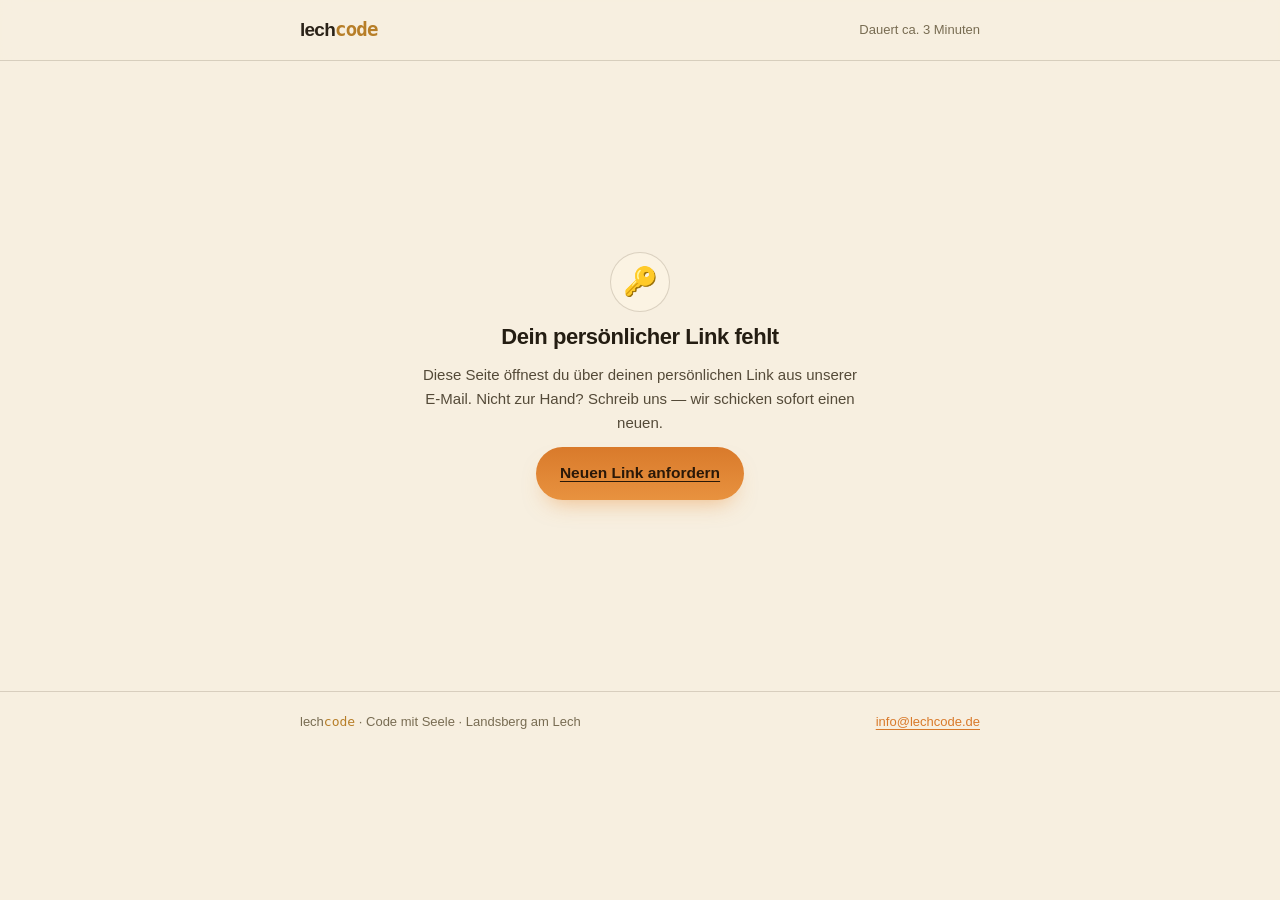
<file: onboarding.html>
<!DOCTYPE html>
<!--
  ╔══════════════════════════════════════════════════════════════════╗
  ║  LECHCODE — Onboarding-Fragebogen (Kunden-Template)               ║
  ║  Zeigt genau die Fragen, die bei diesem Kunden noch offen sind    ║
  ║  (GET /onboarding, gepflegt via lc-onboarding-publish.sh).        ║
  ║  Antworten → onboarding-answers-Job → Runner hakt die Gates ab.   ║
  ║  Zugang: onboarding.html#k=<token> — selbst-tragend, cookiefrei.  ║
  ╚══════════════════════════════════════════════════════════════════╝
-->
<html lang="de">
<head>
  <meta charset="UTF-8" />
  <meta name="viewport" content="width=device-width, initial-scale=1.0" />
  <meta name="robots" content="noindex, nofollow" />
  <title>Kurz noch deine Angaben · Lechcode</title>
  <meta name="theme-color" content="#16130c" />
  <link rel="icon" href="[data-uri]" />
  <style>
  :root{
    /* Helles Theme in Homepage-Beige (lechcode.de --cream #f7efe0) */
    --night:#f7efe0; --night-2:#fffaf0; --panel:#fbf3e3;
    --bone:#2a2218; --bone-dim:#544a38; --muted:#786c52;
    --amber:#e8923f; --ember:#d97a2b; --gold:#b77e28; --gruen:#7aa259;
    --line:rgba(74,58,34,.18);
    --sans:-apple-system,BlinkMacSystemFont,"Segoe UI",Roboto,sans-serif;
    --mono:ui-monospace,"SF Mono",Menlo,monospace;
    --radius:16px; --radius-lg:22px; --pill:999px;
    --focus:0 0 0 3px rgba(232,146,63,.45);
  }
  *{margin:0;padding:0;box-sizing:border-box;}
  body{background:var(--night);color:var(--bone);font-family:var(--sans);line-height:1.6;-webkit-font-smoothing:antialiased;min-height:100dvh;}
  h1,h2,h3{line-height:1.2;letter-spacing:-.02em;color:#241d12;text-wrap:balance;}
  a{color:var(--ember);text-decoration:underline;text-underline-offset:3px;}
  .wrap{width:min(680px,94vw);margin-inline:auto;}
  .kopfzeile{border-bottom:1px solid var(--line);background:rgba(247,239,224,.85);backdrop-filter:blur(10px);position:sticky;top:0;z-index:40;}
  .kopfzeile .wrap{height:60px;display:flex;align-items:center;justify-content:space-between;}
  .wm{font-weight:800;letter-spacing:-.04em;font-size:19px;}
  .wm .code{color:var(--gold);font-family:var(--mono);}
  main{padding:clamp(24px,4vw,44px) 0 70px;}
  .intro h1{font-size:clamp(23px,4vw,30px);}
  .intro p{color:var(--bone-dim);margin-top:8px;max-width:54ch;}
  .fortschritt{font-family:var(--mono);font-size:12.5px;color:var(--muted);margin-top:14px;}

  .gruppe{background:var(--night-2);border:1px solid var(--line);border-radius:var(--radius-lg);padding:clamp(18px,3vw,26px);margin-top:20px;}
  .gruppe h2{font-size:18px;display:flex;align-items:center;gap:9px;}
  .gruppe h2 .nr{width:26px;height:26px;border-radius:50%;background:var(--panel);border:1px solid var(--line);display:grid;place-items:center;font-family:var(--mono);font-size:13px;color:var(--gold);flex:none;}
  .gruppe .erkl{color:var(--muted);font-size:14px;margin:8px 0 14px;}
  .feld{margin-top:12px;display:grid;gap:6px;}
  .feld label{font-size:14px;color:var(--bone-dim);}
  .feld label .opt{color:var(--muted);font-size:12px;}
  .feld input[type=text],.feld textarea{border:1px solid var(--line);background:var(--panel);color:var(--bone);font-family:var(--sans);font-size:16px;border-radius:12px;padding:11px 13px;width:100%;}
  .feld textarea{resize:vertical;min-height:76px;line-height:1.5;}
  .feld input:focus-visible,.feld textarea:focus-visible{outline:none;box-shadow:var(--focus);}
  .check{display:flex;gap:11px;align-items:flex-start;background:var(--panel);border:1px solid var(--line);border-radius:12px;padding:13px 14px;cursor:pointer;}
  .check input{width:20px;height:20px;margin-top:2px;accent-color:var(--amber);flex:none;}
  .check span{font-size:14.5px;line-height:1.5;}

  .frei{margin-top:20px;}
  .abschluss{margin-top:26px;display:grid;gap:12px;justify-items:start;}
  .btn{display:inline-flex;align-items:center;gap:8px;cursor:pointer;border:none;
    background:linear-gradient(180deg,var(--ember),var(--amber));color:#2a1808;
    font-weight:700;font-size:15.5px;padding:14px 24px;border-radius:var(--pill);font-family:var(--sans);
    box-shadow:0 12px 22px -10px rgba(232,146,63,.55);transition:transform .2s,opacity .2s;}
  .btn:hover{transform:translateY(-1px);}
  .btn:focus-visible{outline:none;box-shadow:var(--focus);}
  .btn[disabled]{opacity:.45;cursor:not-allowed;transform:none;}
  .fehler{display:none;color:#b5502a;font-size:14px;}
  .fehler.an{display:block;}
  .hinweis{color:var(--muted);font-size:12.5px;max-width:54ch;}

  .vollbild{display:none;place-items:center;min-height:70dvh;text-align:center;padding:24px;}
  .vollbild.an{display:grid;}
  .vollbild .inhalt{max-width:440px;display:grid;gap:12px;justify-items:center;}
  .vollbild .zeichen{width:60px;height:60px;border-radius:50%;display:grid;place-items:center;font-size:28px;background:var(--panel);border:1px solid var(--line);}
  .vollbild .zeichen.gruen{background:var(--gruen);border:none;color:#1c2413;}
  footer{border-top:1px solid var(--line);padding:20px 0 32px;color:var(--muted);font-size:13px;}
  footer .wrap{display:flex;justify-content:space-between;flex-wrap:wrap;gap:10px;}
  </style>
</head>
<body>

  <header class="kopfzeile">
    <div class="wrap">
      <span class="wm">lech<span class="code">code</span></span>
      <span style="font-size:13px;color:var(--muted);">Dauert ca. 3 Minuten</span>
    </div>
  </header>

  <div class="vollbild" id="kein-zugang">
    <div class="inhalt">
      <div class="zeichen">🔑</div>
      <h1 style="font-size:22px;">Dein persönlicher Link fehlt</h1>
      <p style="color:var(--bone-dim);font-size:15px;">Diese Seite öffnest du über deinen persönlichen Link aus unserer E-Mail. Nicht zur Hand? Schreib uns — wir schicken sofort einen neuen.</p>
      <a class="btn" href="mailto:info@lechcode.de?subject=Neuer%20Link%20zum%20Fragebogen">Neuen Link anfordern</a>
    </div>
  </div>

  <div class="vollbild" id="danke">
    <div class="inhalt">
      <div class="zeichen gruen">✓</div>
      <h1 style="font-size:24px;">Danke dir! Alles angekommen.</h1>
      <p style="color:var(--bone-dim);font-size:15px;">Damit können wir deine Seite fertig machen — deine Angaben fließen automatisch ein. Wenn noch etwas fehlt, melden wir uns persönlich.</p>
      <p style="font-size:15px;color:var(--gold);">Bis gleich — Lenny &amp; Michael 🌿</p>
    </div>
  </div>

  <main class="wrap" id="app" style="display:none;">
    <div class="intro">
      <h1 id="titel">Kurz noch ein paar Angaben — dann ist deine Seite startklar.</h1>
      <p>Das hier sind genau die Punkte, die uns für deine Website noch fehlen. Ehrlich beantwortet hilft am meisten — und was du nicht weißt, lässt du einfach leer.</p>
      <p class="fortschritt" id="fortschritt"></p>
    </div>
    <form id="formular"></form>
    <div class="gruppe frei">
      <h2><span class="nr">✎</span> Noch etwas, das wir wissen sollten?</h2>
      <div class="feld"><textarea id="freitext" placeholder="Alles, was dir noch einfällt — Wünsche, Hinweise, Fragen …"></textarea></div>
    </div>
    <div class="abschluss">
      <button class="btn" id="absenden">Angaben absenden ✓</button>
      <p class="fehler" id="fehler"></p>
      <p class="hinweis">Deine Angaben nutzen wir nur für deine Website (Impressum, Texte, Bildnachweise). Fragen? <a href="mailto:info@lechcode.de">info@lechcode.de</a></p>
    </div>
  </main>

  <footer>
    <div class="wrap">
      <span>lech<span style="color:var(--gold);font-family:var(--mono);">code</span> · Code mit Seele · Landsberg am Lech</span>
      <span><a href="mailto:info@lechcode.de">info@lechcode.de</a></span>
    </div>
  </footer>

<script>
(function(){
  "use strict";
  var LC_API = "https://lechcode-api.nameless-waterfall-55e5.workers.dev"; /* LC-API-URL — wird von plattform/bin/set-api-url.sh gesetzt */

  // Token aus #k=… — pro Kunde eindeutig speichern (geteilte Origin lechcode.github.io!).
  //   Gleicher Slug-Namespace wie mein-bereich.html, damit der Token auf beiden Seiten gilt.
  var pfadSlug = (location.pathname.match(/\/([a-z0-9][a-z0-9-]*)-vorschau\//) || [])[1] || null;
  var nsSlug = pfadSlug || location.hostname || "lc";
  function nsKey(basis){ return basis + ":" + nsSlug; }
  try { localStorage.removeItem("lc-zugang"); } catch(e){}
  var token = "";
  var m = (location.hash || "").match(/[#&]k=([A-Za-z0-9]+)/);
  if (m){ token = m[1]; try{ localStorage.setItem(nsKey("lc-zugang"), token); }catch(e){}
    history.replaceState(null, "", location.pathname + location.search); }
  else { try{ token = localStorage.getItem(nsKey("lc-zugang")) || ""; }catch(e){} }

  var app = document.getElementById("app");
  function zeigeKeinZugang(){ document.getElementById("kein-zugang").classList.add("an"); }
  if (!token){ zeigeKeinZugang(); return; }

  // Enter in einem Textfeld darf das Formular NICHT nativ absenden (GET-Reload → alle
  // Antworten weg). Der Absende-Button liegt außerhalb des <form> und hat einen eigenen Handler.
  var formEl = document.getElementById("formular");
  if (formEl) formEl.addEventListener("submit", function(e){ e.preventDefault(); });

  function api(pfad, opts){
    opts = opts || {};
    opts.headers = Object.assign({"authorization":"Bearer " + token}, opts.headers || {});
    return fetch(LC_API + pfad, opts);
  }

  var gruppen = [];

  function feldId(g, f){ return "f-" + g.id + "-" + f.id; }

  function bauen(daten){
    document.getElementById("kein-zugang").classList.remove("an"); // evtl. gezeigten „Verbindung klemmt"-Hinweis wieder ausblenden
    var anrede = daten.anrede || (daten.name || "").split(" ")[0];
    if (anrede) document.getElementById("titel").textContent = anrede + ", kurz noch ein paar Angaben — dann ist deine Seite startklar.";
    gruppen = (daten.fragen && daten.fragen.gruppen) || [];
    document.getElementById("fortschritt").textContent = gruppen.length + (gruppen.length === 1 ? " Themenblock" : " Themenblöcke") + " · ca. 3 Minuten";
    var form = document.getElementById("formular");
    gruppen.forEach(function(g, idx){
      var box = document.createElement("section");
      box.className = "gruppe";
      var h = document.createElement("h2");
      var nr = document.createElement("span"); nr.className = "nr"; nr.textContent = idx + 1;
      h.appendChild(nr); h.appendChild(document.createTextNode(g.titel || ""));
      box.appendChild(h);
      if (g.erklaerung){ var e = document.createElement("p"); e.className = "erkl"; e.textContent = g.erklaerung; box.appendChild(e); }
      (g.felder || []).forEach(function(f){
        var feld = document.createElement("div"); feld.className = "feld";
        if (f.art === "checkbox"){
          var lab = document.createElement("label"); lab.className = "check";
          var cb = document.createElement("input"); cb.type = "checkbox"; cb.id = feldId(g, f);
          var sp = document.createElement("span"); sp.textContent = f.frage;
          lab.appendChild(cb); lab.appendChild(sp); feld.appendChild(lab);
        } else {
          var l = document.createElement("label"); l.htmlFor = feldId(g, f);
          l.textContent = f.frage;
          if (f.optional){ var o = document.createElement("span"); o.className = "opt"; o.textContent = "  (optional)"; l.appendChild(o); }
          feld.appendChild(l);
          var input;
          if (f.art === "liste"){ input = document.createElement("textarea"); input.placeholder = "z. B.\nErstgespräch — kostenlos\nBehandlung 60 Min — 80 €"; }
          else { input = document.createElement("input"); input.type = "text"; }
          input.id = feldId(g, f);
          feld.appendChild(input);
        }
        box.appendChild(feld);
      });
      form.appendChild(box);
    });
    app.style.display = "";
  }

  var obVersuche = 0;
  function ladeFragen(){
    api("/onboarding").then(function(r){
      if (r.status === 401){ zeigeKeinZugang(); return null; }
      if (!r.ok) throw new Error("http " + r.status); // 5xx/429 → gleich nochmal versuchen (kein „Link fehlt")
      return r.json();
    }).then(function(j){
      if (j === null) return; // 401 bereits behandelt
      if (j && j.ok){
        // Schutz: gehört der Token wirklich zu DIESER Seite? (fremder/falscher Link → keine Fremddaten)
        if (pfadSlug && j.slug && j.slug !== pfadSlug){ try{ localStorage.removeItem(nsKey("lc-zugang")); }catch(e){} zeigeKeinZugang(); return; }
        // Schon abgeschickt? → direkt „Danke", kein Doppel-Versand.
        var schon = false; try { schon = !!localStorage.getItem(nsKey("lc-onboarding-done")); } catch(e){}
        if (schon){ document.getElementById("danke").classList.add("an"); return; }
        bauen(j);
      } else if (j) zeigeKeinZugang(); // ok:false = echter Zugangsfehler
    }).catch(function(){
      if (obVersuche < 3){ obVersuche++; setTimeout(ladeFragen, 2500); } // transienter Fehler → kurz erneut
      else {
        // Nach 3 Fehlversuchen NICHT „Link fehlt" behaupten (der Link ist meist gültig) —
        // ehrlich als Verbindungsproblem zeigen und weiter im Hintergrund versuchen.
        var kz = document.getElementById("kein-zugang");
        var p = kz.querySelector("p");
        if (p) p.textContent = "Die Verbindung klemmt gerade — ich versuche es weiter. Bitte lass die Seite offen oder lade sie gleich neu.";
        var h1 = kz.querySelector("h1"); if (h1) h1.textContent = "Einen Moment noch …";
        kz.classList.add("an");
        setTimeout(function(){ obVersuche = 0; ladeFragen(); }, 8000);
      }
    });
  }
  ladeFragen();

  document.getElementById("absenden").addEventListener("click", async function(){
    var knopf = this; var fehlerEl = document.getElementById("fehler");
    fehlerEl.classList.remove("an");
    var antworten = {};
    gruppen.forEach(function(g){
      var gr = {};
      (g.felder || []).forEach(function(f){
        var el = document.getElementById(feldId(g, f));
        if (!el) return;
        if (f.art === "checkbox") gr[f.id] = el.checked;
        else if (f.art === "liste"){
          gr[f.id] = el.value.split("\n").map(function(z){ return z.trim(); }).filter(Boolean)
            .map(function(z){
              // Nur an einem Trenner MIT umgebendem Leerraum (oder Gedankenstrich) splitten —
              // sonst zerschneidet „Anti-Stress-Massage" fälschlich in Leistung+Preis.
              var t = z.split(/\s+[—–]\s+|\s+-\s+/);
              return (t.length > 1) ? {leistung: t[0].trim(), preis: t.slice(1).join(" - ").trim()} : {leistung: z, preis: ""};
            });
        }
        else gr[f.id] = el.value.trim();
      });
      // Gruppen mit genau einem Feld flach ablegen (z. B. oeffnungszeiten)
      var schluessel = Object.keys(gr);
      antworten[g.id] = (schluessel.length === 1 && schluessel[0] === g.id) ? gr[g.id] : gr;
    });
    knopf.disabled = true; knopf.textContent = "Sendet …";
    try {
      var r = await api("/job", {method:"POST", headers:{"content-type":"application/json"},
        body: JSON.stringify({type:"onboarding-answers", payload:{antworten: antworten, freitext: document.getElementById("freitext").value.trim()}})});
      var j = await r.json();
      if (!j.ok) throw new Error(j.meldung || "");
      try { localStorage.setItem(nsKey("lc-onboarding-done"), "1"); } catch(e){} // gegen versehentlichen Doppel-Versand
      app.style.display = "none";
      document.getElementById("danke").classList.add("an");
      window.scrollTo({top:0});
    } catch(e){
      fehlerEl.textContent = (e && e.message) ? e.message : "Das Absenden hat nicht geklappt — bitte noch einmal versuchen oder kurz an info@lechcode.de schreiben.";
      fehlerEl.classList.add("an");
      knopf.disabled = false; knopf.textContent = "Angaben absenden ✓";
    }
  });
})();
</script>
</body>
</html>
</file>
<file: assets/fonts.css>
/* ============================================================
   Madhu & Moon · lokal gehostete Schriften (latin), DSGVO-konform.
   Cormorant (300/400/500 + Kursiv 300/400) als Haupt-Schrift.
   Karla 400 nur als Utility für sehr kleine UI-Texte (<12px).
   Lizenz: beide SIL Open Font License 1.1.
   ============================================================ */

@font-face{font-family:'Cormorant';font-style:normal;font-weight:300;font-display:swap;src:url(fonts/cormorant-300.woff2) format('woff2');}
@font-face{font-family:'Cormorant';font-style:normal;font-weight:400;font-display:swap;src:url(fonts/cormorant-400.woff2) format('woff2');}
@font-face{font-family:'Cormorant';font-style:normal;font-weight:500;font-display:swap;src:url(fonts/cormorant-500.woff2) format('woff2');}
@font-face{font-family:'Cormorant';font-style:italic;font-weight:300;font-display:swap;src:url(fonts/cormorant-300italic.woff2) format('woff2');}
@font-face{font-family:'Cormorant';font-style:italic;font-weight:400;font-display:swap;src:url(fonts/cormorant-400italic.woff2) format('woff2');}

@font-face{font-family:'Karla';font-style:normal;font-weight:400;font-display:swap;src:url(fonts/karla-regular.woff2) format('woff2');}

/* Metrik-Fallbacks (Cormorant ist schmal/hoch → Georgia herunterskaliert) */
@font-face{font-family:'Cormorant Fallback';font-style:normal;src:local('Georgia');size-adjust:88%;ascent-override:98%;descent-override:26%;}
@font-face{font-family:'Cormorant Fallback';font-style:italic;src:local('Georgia Italic'),local('Georgia');size-adjust:88%;ascent-override:98%;descent-override:26%;}
@font-face{font-family:'Karla Fallback';src:local('Arial');size-adjust:100%;ascent-override:97%;descent-override:25%;}
</file>
